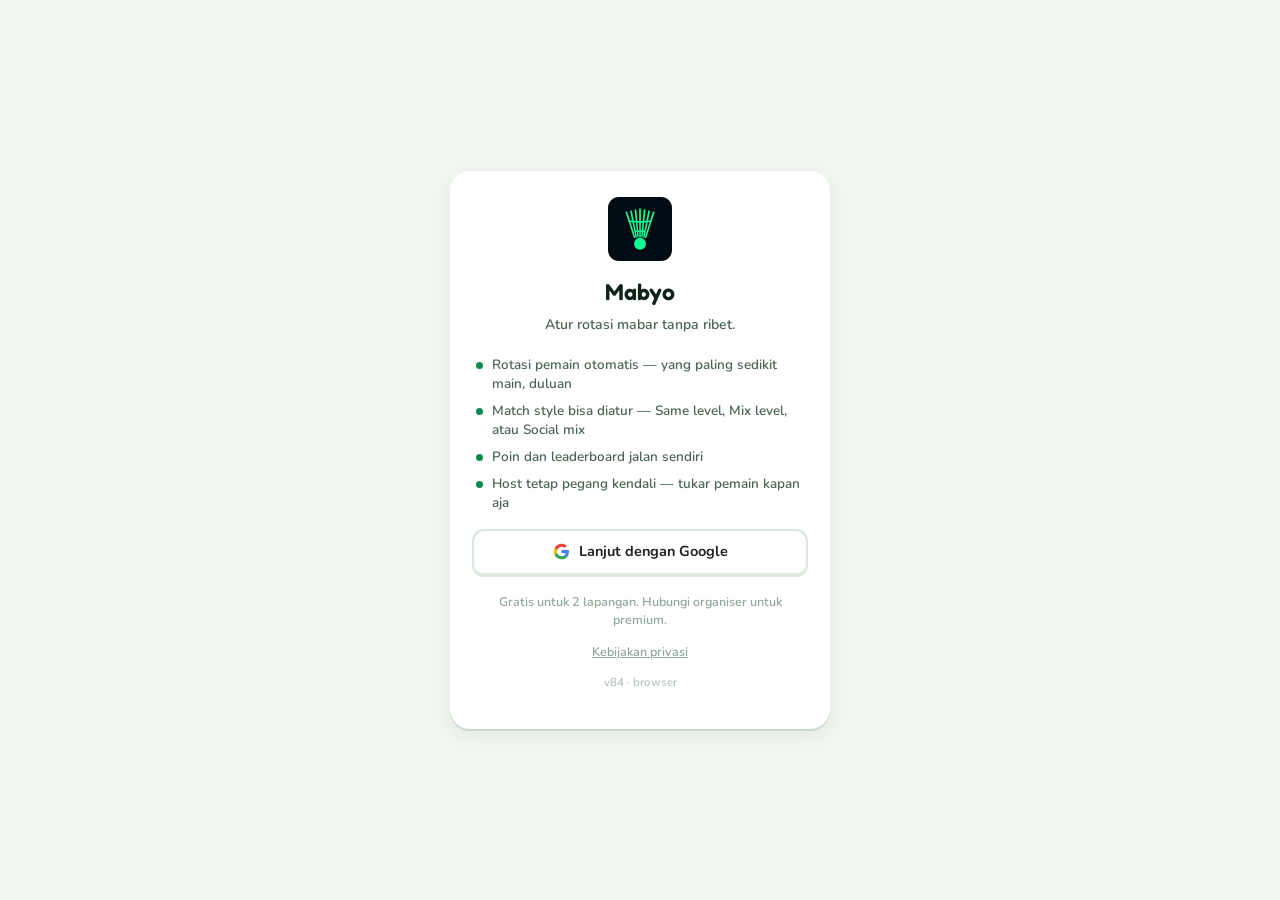
<file: index.html>
<!doctype html>
<html lang="en">
<head>
<meta charset="utf-8">
<meta name="viewport" content="width=device-width, initial-scale=1, viewport-fit=cover">
<meta name="theme-color" content="#0E8A4F">
<meta name="apple-mobile-web-app-capable" content="yes">
<meta name="apple-mobile-web-app-status-bar-style" content="black-translucent">
<meta name="apple-mobile-web-app-title" content="Badminton">
<meta name="mobile-web-app-capable" content="yes">
<title>Mabyo</title>
<link rel="manifest" href="manifest.json">
<link rel="icon" type="image/png" href="icon.png">
<link rel="apple-touch-icon" href="icon.png">
<script>
/* One address, decided before a pixel is drawn.
   mabyo.pages.dev cannot be deleted -- Cloudflare assigns it to the project
   for as long as the project exists -- so it is sent here instead. Leaving
   both live is not a tidiness problem: browser storage is per ORIGIN, so a
   host who opened one and then the other would find an empty app, no
   roster, and a phone registering as a second device. Two of everything,
   one person.

   The match is EXACT. dev.mabyo.pages.dev is the preview and must keep
   working; a "not mabyo.id, so redirect" test would bounce it to production
   and leave nowhere to test anything. The hash is carried over because an
   OAuth redirect returns its tokens in one, and replace() is used so the
   old address leaves no entry in the back button. */
if (location.hostname === 'mabyo.pages.dev')
  location.replace('https://mabyo.id' + location.pathname
                   + location.search + location.hash);
</script>
<style>
/* Fonts are embedded, not fetched. The app must render correctly at a sports hall
   with no signal, weeks after it was last opened. Nunito is a variable face
   covering 600-900 in one file; Fredoka is used at 600 only. Latin subset. */
@font-face{font-family:'Fredoka';font-style:normal;font-weight:600;font-display:swap;src:url([data-uri]) format('woff2');unicode-range:U+0000-00FF, U+0131, U+0152-0153, U+02BB-02BC, U+02C6, U+02DA, U+02DC, U+0304, U+0308, U+0329, U+2000-206F, U+20AC, U+2122, U+2191, U+2193, U+2212, U+2215, U+FEFF, U+FFFD}
@font-face{font-family:'Nunito';font-style:normal;font-weight:600 900;font-display:swap;src:url([data-uri]) format('woff2');unicode-range:U+0000-00FF, U+0131, U+0152-0153, U+02BB-02BC, U+02C6, U+02DA, U+02DC, U+0304, U+0308, U+0329, U+2000-206F, U+20AC, U+2122, U+2191, U+2193, U+2212, U+2215, U+FEFF, U+FFFD}
:root{
  color-scheme:light;
  --court:#0E8A4F; --court-d:#0A6B3D; --court-l:#15A75F; --court-x:#073D23;
  --lime:#B9F27C; --limeink:#2C5416;
  --white:#fff; --ground:#F1F7F0; --card:#fff;
  --ink:#0F2419; --ink2:#4A6553; --ink3:#8FA899;
  --line:#DBE8DC; --line2:#C6DCC9;
  --red:#E23B3B; --red-d:#B82A2A; --red-l:#FFECEC;
  --gold:#F2B705;
  /* the highlight behind somebody who is in the hall tonight */
  --hi:#D6F7E0; --hi-b:#8EDCA8; --hi-b2:#6FCB8F;
  --aw:#FBC3C9; --aw-b:#EE8C96; --aw-b2:#E67683;
  --r:20px; --r-sm:14px; --tap:54px;
  /* skill tiers: a hue ramp, deliberately clear of the green/red/amber the UI
     already uses for good / danger / warning. Room for a 5th above Advanced. */
  --shadow:0 2px 0 var(--line2), 0 6px 18px rgba(15,36,25,.07);
}
*{box-sizing:border-box;-webkit-tap-highlight-color:transparent}
html{margin:0;padding:0;background:var(--ground)}   /* so nothing can paint white */
body{margin:0;padding:0}
body{
  /* every page fills the screen, so a short one cannot sit differently to a long
     one - that is what made the nav float on Game, Leaderboard and History */
  min-height:100vh; min-height:100dvh;
  background:var(--ground); color:var(--ink);
  font:16px/1.45 Nunito,-apple-system,BlinkMacSystemFont,"Segoe UI",Roboto,Helvetica,Arial,sans-serif;
  font-weight:600;
  padding-bottom:calc(80px + env(safe-area-inset-bottom));
  -webkit-text-size-adjust:100%; overscroll-behavior-y:contain;
}
h1,h2,h3{margin:0;font-family:Fredoka,Nunito,sans-serif;font-weight:600;letter-spacing:-.2px}
button,input,select,textarea{font:inherit;color:inherit;font-family:inherit}
/* iOS Safari zooms the whole page the moment it focuses a field whose text
   is under 16px, and does not zoom back out. The paste box was 13px, so the
   host tapped it to paste her group message and landed on a page she then
   had to pinch back. Nothing on a phone may set a form control below 16px;
   this floor is the guard, and mobile-audit.js fails the build on any field
   that slips under it again. */
input,textarea,select{font-size:max(16px, 1em)}
button{cursor:pointer;border:none;background:none}
input,select{background:var(--white);border:2px solid var(--line);border-radius:var(--r-sm);
  padding:13px;color:var(--ink);width:100%;font-weight:700}
input::placeholder{color:var(--ink3);font-weight:600}
input:focus,select:focus{outline:none;border-color:var(--court);box-shadow:0 0 0 4px rgba(14,138,79,.14)}
.hide{display:none!important}
:focus-visible{outline:3px solid var(--court);outline-offset:2px}

/* ---------- app bar: a court, seen from above ---------- */
header{
  position:sticky;top:0;z-index:40;color:#fff;
  background:
    linear-gradient(0deg,rgba(0,0,0,.10),rgba(0,0,0,0) 60%),
    repeating-linear-gradient(90deg,rgba(255,255,255,.13) 0 2px,transparent 2px 64px),
    linear-gradient(135deg,var(--court-l),var(--court) 55%,var(--court-d));
  padding:calc(12px + env(safe-area-inset-top)) 16px 13px;
  display:flex;align-items:center;justify-content:space-between;gap:10px;
}
header .ttl{font-family:Fredoka,sans-serif;font-size:22px;font-weight:600;line-height:1.15;
  white-space:nowrap;overflow:hidden;text-overflow:ellipsis}
header .sub{font-size:12.5px;font-weight:700;color:rgba(255,255,255,.82);margin-top:2px;
  white-space:nowrap;overflow:hidden;text-overflow:ellipsis}


main{padding:16px 14px 24px;max-width:720px;margin:0 auto}

/* ---------- bottom nav ---------- */
nav{
  position:fixed;left:0;right:0;bottom:0;z-index:50;background:var(--white);
  border-top:2px solid var(--line);display:flex;gap:2px;padding:7px 6px;
  padding-bottom:calc(7px + env(safe-area-inset-bottom));
  box-shadow:0 -5px 20px rgba(15,36,25,.07);
}
nav button{flex:1;padding:7px 1px 6px;display:flex;flex-direction:column;align-items:center;gap:4px;
  color:var(--ink3);font-size:10px;font-weight:800;letter-spacing:.1px;border-radius:13px}
nav button svg{width:22px;height:22px;stroke:currentColor;fill:none;stroke-width:2.1;stroke-linecap:round;stroke-linejoin:round}
nav button.on{color:var(--court);background:rgba(14,138,79,.11)}

/* ---------- surfaces ---------- */
.card{background:var(--card);border:2px solid var(--line);border-radius:var(--r);
  padding:16px;margin-bottom:13px;box-shadow:var(--shadow)}
.card.tight{padding:12px 14px}
.sec-h{font-family:Fredoka,sans-serif;font-size:13px;font-weight:600;letter-spacing:.3px;
  text-transform:uppercase;color:var(--ink2);margin:20px 4px 9px;display:flex;align-items:center;gap:7px}
.sec-h:first-child{margin-top:4px}
.sec-h::before{content:"";width:10px;height:10px;border-radius:3px;background:var(--lime);
  border:2px solid var(--court);flex:none}
.row{display:flex;align-items:center;gap:10px}
.row.wrap{flex-wrap:wrap}
.sp{flex:1}
.muted{color:var(--ink2);font-size:13.5px;font-weight:600}
.mini{color:var(--ink3);font-size:11px;font-weight:800;letter-spacing:.5px;text-transform:uppercase}
.grid2{display:grid;grid-template-columns:1fr 1fr;gap:11px}

/* ---------- chunky buttons ---------- */
.btn{
  min-height:var(--tap);border-radius:var(--r-sm);background:var(--white);
  border:2px solid var(--line);border-bottom-width:4px;border-bottom-color:var(--line2);
  color:var(--ink);font-weight:800;padding:0 18px;display:inline-flex;align-items:center;
  justify-content:center;gap:8px;text-align:center;font-size:15px;transition:transform .06s,box-shadow .06s}
.btn:active{transform:translateY(2px);border-bottom-width:2px;margin-bottom:2px}
.btn.pri{background:var(--court);color:#fff;border-color:var(--court-d);border-bottom-color:var(--court-x);
  font-family:Fredoka,sans-serif;font-weight:600;font-size:17px}
.btn.dan{background:var(--white);color:var(--red);border-color:#F3CECE;border-bottom-color:#E4AFAF}
.btn.dan.solid{background:var(--red);color:#fff;border-color:var(--red-d);border-bottom-color:#8E1F1F;
  font-family:Fredoka,sans-serif;font-weight:600;font-size:17px}
.btn.gho{background:transparent;border-color:var(--line);border-bottom-width:2px;box-shadow:none}
.btn.sm{min-height:42px;font-size:13.5px;padding:0 13px;border-radius:11px}
.btn.xs{min-height:34px;font-size:12px;padding:0 11px;border-radius:9px;border-bottom-width:3px;font-weight:800}
/* A control can look small and still be easy to hit. These sit at 33-34px --
   fine under a mouse, tight under a thumb, and Away in particular is pressed
   all evening with a drag handle right beside it. The pseudo-element lifts
   the touch area to ~45px WITHOUT changing the layout, and only vertically,
   so it never reaches sideways into the neighbouring control. */
.btn.xs,.awaybtn,#acctBtn,#hAcct{position:relative}
.btn.xs::after,.awaybtn::after,#acctBtn::after{content:"";position:absolute;
  left:0;right:0;top:-5px;bottom:-5px}
#acctBtn::after{left:-5px;right:-5px}
.btn.full{width:100%}
.btn[disabled]{opacity:.42;pointer-events:none}
.pill{display:inline-flex;align-items:center;gap:7px;background:var(--white);border:2px solid var(--line);
  border-bottom-width:3px;border-radius:999px;padding:8px 15px;font-size:14.5px;font-weight:800}
.tag{font-size:10px;font-weight:900;letter-spacing:.6px;text-transform:uppercase;padding:4px 9px;border-radius:999px}
.tag.g{background:var(--lime);color:var(--limeink)}
.tag.y{background:#FFF0C9;color:#7A5A00}
.tag.r{background:var(--red-l);color:var(--red-d)}
.tag.b{background:#E2F2E7;color:var(--court-d)}
.tag.ver.preview{background:#F2B705;color:#3D2A00;border-color:#C8880A}
.tag.ver{background:rgba(255,255,255,.22);color:#fff;border:1.5px solid rgba(255,255,255,.45);
  letter-spacing:.4px;text-transform:none}
.note{background:#FFF8E4;border:2px solid #F3DFA6;color:#7A5A00;
  border-radius:var(--r-sm);padding:12px 14px;font-size:13.5px;font-weight:700;margin-bottom:11px}
.note.err{background:var(--red-l);border-color:#F3C9C9;color:var(--red-d)}

/* ---------- player list ---------- */
.plist{display:flex;flex-direction:column;gap:9px}
.pitem{display:flex;align-items:center;gap:10px;background:var(--white);border:2px solid var(--line);
  border-bottom-width:3px;border-radius:var(--r-sm);padding:9px 11px}
.pitem.drag{opacity:.35}
.pitem.over{border-color:var(--court);box-shadow:0 0 0 3px rgba(14,138,79,.17)}
.pnum{width:30px;height:30px;flex:none;border-radius:10px;background:var(--ground);color:var(--ink2);
  display:flex;align-items:center;justify-content:center;font-family:Fredoka,sans-serif;font-size:13px;font-weight:600}
.pnum.s1{background:var(--lime);color:var(--limeink);box-shadow:0 0 0 2px var(--court) inset}
.pname{flex:1;font-weight:800;min-width:0;overflow:hidden;text-overflow:ellipsis;white-space:nowrap;font-size:15.5px}
.ibtn{width:40px;height:40px;flex:none;border-radius:11px;background:var(--ground);border:2px solid var(--line);
  display:flex;align-items:center;justify-content:center;color:var(--ink2);font-size:15px;font-weight:900}
.ibtn.dan{color:var(--red);background:var(--red-l);border-color:#F3CECE}
.handle{cursor:grab;color:var(--ink3);padding:0 2px;font-size:16px;letter-spacing:-2px}
/* New players is NOT a rank -- it is the holding pen for names nobody has
   judged yet, so it is the one group with no colour of its own. It used to
   be bright yellow, which read as a level and, in the header palette, was
   the very same gold as Beginner: an all-newcomer court and an all-beginner
   court looked identical. Grey says "not judged" and gives the yellow to
   Newbie, where it belongs. */
[data-tier=new]{--tc:#9AA7AE;--tcs:#EEF1F3;--tct:#49565E;--tcf:#fff}
[data-tier=adv]{--tc:#4A33C8;--tcs:#ECE9FC;--tct:#3A2BA8;--tcf:#fff}
[data-tier=upp]{--tc:#2878D0;--tcs:#E4EEFB;--tct:#1F5CA0;--tcf:#fff}
[data-tier=int]{--tc:#58C7EC;--tcs:#E4F6FD;--tct:#0A6E8C;--tcf:#05303F}
[data-tier=beg]{--tc:#E8A00B;--tcs:#FCF0D6;--tct:#8A5B00;--tcf:#3D2A00}
/* Newbie sits directly under Beginner in the list, so those two are the
   pair the host reads against each other all evening. #FFE500 is a true
   yellow rather than a lighter gold, which is what keeps them apart. */
[data-tier=nwb]{--tc:#FFE500;--tcs:#FFFBD1;--tct:#6E5A00;--tcf:#3D3200}
.tier .tier-n{color:var(--tct)}
.tier .tier-c{background:var(--tc);color:var(--tcf)}
.tier .pitem{border-left:7px solid var(--tc)}
.tier .pnum{background:var(--tcs);color:var(--tct)}
.tier .pnum.s1{background:var(--tcs);color:var(--tct);box-shadow:0 0 0 2px var(--tc) inset}
.tdot{width:11px;height:11px;border-radius:50%;flex:none;background:var(--tc);display:inline-block}
.tierpick button[data-tier]{border-bottom-color:var(--tc)}
.tierpick button[data-tier].on{background:var(--tc);color:var(--tcf);border-color:var(--tc)}
.grip{margin-left:auto;flex:none;width:46px;height:46px;margin-right:-6px;display:flex;
  align-items:center;justify-content:center;color:var(--ink3);border-radius:12px;
  touch-action:none;cursor:grab}
.grip:active{background:var(--ground);cursor:grabbing}
.grip svg{width:22px;height:22px;stroke:currentColor;stroke-width:2.4;stroke-linecap:round;fill:none}
#plist{display:flex;flex-direction:column;gap:16px}
.tier-h{display:flex;align-items:center;gap:10px;margin:0 2px 9px}
.tier-n{font-family:Fredoka,sans-serif;font-size:20px;font-weight:600;color:var(--court-d);letter-spacing:-.3px}
.tier-c{min-width:26px;height:26px;padding:0 8px;border-radius:999px;background:var(--lime);color:var(--limeink);
  font-size:12px;font-weight:900;display:flex;align-items:center;justify-content:center}
.tier-h::after{content:"";flex:1;height:3px;border-radius:2px;background:var(--line)}
.tier-body{display:flex;flex-direction:column;gap:9px;min-height:54px}
.tier-empty{border:2px dashed var(--line2);border-radius:var(--r-sm);padding:14px;text-align:center;
  color:var(--ink3);font-size:13px;font-weight:700}
.qn{display:inline-block;min-width:15px;color:var(--ink3);font-size:11.5px;
  font-weight:900;margin-right:1px}
.qgrid{display:grid;grid-template-columns:1fr 1fr;gap:7px}
.qp{margin:0;width:100%;justify-content:flex-start;gap:5px;padding:9px 10px;
  min-width:0;overflow:hidden}
.qp>span:last-child{margin-left:auto;flex:0 0 auto}
.qdiv{display:flex;align-items:center;gap:9px;margin:13px 0 11px;
  font-size:10.5px;font-weight:900;letter-spacing:.09em;text-transform:uppercase;
  color:var(--ink3)}
.qdiv::before,.qdiv::after{content:"";flex:1;height:2px;background:var(--line)}
/* Away reads off the row itself, in rose -- the counterpart to the mint used
   for who is here in the roster history, one step up in saturation so the two
   read as one system. No badge: the colour is the whole signal, which is why
   the row keeps its full-strength name instead of muting. The skill colour is
   left alone -- the stripe and the rank badge still say which group they are
   in, because that is what the host is scanning for when she brings them back.
   Only the Players list uses rose; the roster history stays white and mint. */
.isaway{background:var(--aw);border-top-color:var(--aw-b);
  border-right-color:var(--aw-b);border-bottom-color:var(--aw-b2)}
/* Roster history: who is in the hall tonight, read off the row itself rather
   than from a badge. The tier stripe down the left keeps its colour in both,
   because the level is the other thing the host is scanning for. */
.pitem.rhere{background:var(--hi);border-top-color:var(--hi-b);
  border-right-color:var(--hi-b);border-bottom-color:var(--hi-b2)}
.isaway .grip{color:#C98E96}
.awaybtn{flex:0 0 auto;touch-action:manipulation;font-size:11.5px;font-weight:800;
  border-radius:9px;padding:6px 10px;margin-right:4px;border:2px solid;
  min-width:64px;text-align:center}   /* Away and Back are the same size */
/* Named for what the button DOES: taking someone off is a red action,
   putting them back is a green one.
   The letters carry the weight. The fill is a faint tint and the border
   sits between the two -- softer than the text, but still enough colour that
   the grey of an away row cannot flatten the pill, which is what happened
   when the border was nearly white. A solid fill reads as a warning the host
   has to deal with, which is wrong for a control she taps all evening. */
.awaybtn.go-away{color:var(--red-d);background:var(--red-l);border-color:#EDA6A6}
.awaybtn.go-away:active{background:#FBD9D9}
.awaybtn.go-back{color:var(--court-d);background:#E2F2E7;border-color:#95CDA9}
.awaybtn.go-back:active{background:#CFE9D7}
.pitem{touch-action:pan-y;user-select:none;-webkit-user-select:none;
  -webkit-touch-callout:none}   /* pan-y keeps the list scrollable; the grip blocks panning */
.pitem.lifted{position:fixed;z-index:300;pointer-events:none;margin:0;
  box-shadow:0 14px 30px rgba(15,36,25,.28);transform:scale(1.03);border-color:var(--court)}
.pitem.placeholder{background:rgba(14,138,79,.09);border:2px dashed var(--court);box-shadow:none}
.tierpick{display:grid;grid-template-columns:1fr 1fr;gap:9px}
.tierpick button{min-height:48px;border-radius:12px;background:var(--white);border:2px solid var(--line);
  border-bottom-width:4px;border-bottom-color:var(--line2);font-weight:800;font-size:14px}
.tierpick button.on{background:var(--court);color:#fff;border-color:var(--court-d);border-bottom-color:var(--court-x)}

/* ---------- courts ---------- */
.court{background:var(--card);border:2px solid var(--line);border-radius:var(--r);overflow:hidden;
  margin-bottom:14px;box-shadow:var(--shadow)}
.cgame{font-size:11px;font-weight:700;opacity:.72;margin-left:7px;
  letter-spacing:.02em;white-space:nowrap}
.court.locked{border-color:var(--court);box-shadow:0 0 0 3px rgba(14,138,79,.13),var(--shadow)}
.court-h{display:flex;flex-wrap:wrap;align-items:center;gap:0 8px;padding:11px 14px;color:#fff;
  background:repeating-linear-gradient(90deg,rgba(255,255,255,.12) 0 2px,transparent 2px 46px),
             linear-gradient(135deg,var(--court-l),var(--court-d))}
.court-h .cn{font-family:Fredoka,sans-serif;font-weight:600;font-size:16px;white-space:nowrap;
  min-width:0;overflow:hidden;text-overflow:ellipsis}
/* A full-width row of its own beneath the court number and the balance
   reading. Sharing their line left 'Upper Intermediate + Intermediate'
   wrapping to two lines, and the court title's nowrap would clip it. */
.ctier{flex:1 1 100%;order:3;font-family:Nunito,sans-serif;font-weight:800;font-size:11px;
  color:rgba(255,255,255,.8);letter-spacing:.3px;white-space:normal;margin-top:1px}
.court-b{padding:14px}
/* The result of the match just saved on a court. The next four are ALREADY
   drawn underneath -- this only covers them -- so the panel can name who is
   coming on, and a host who puts the phone down mid-flow leaves nothing
   undecided. Dismissing it uncovers the court card, nothing more. */
.court.saved{border-color:var(--court);border-width:3px;
  box-shadow:0 2px 0 var(--line2),0 10px 26px rgba(15,36,25,.16)}
.res-row{display:flex;align-items:center;gap:12px;border:2px solid var(--line);
  border-radius:var(--r-sm);padding:13px 14px;background:#F7FBF6}
.res-row.w{background:#E8F6ED;border-color:var(--court)}
.res-row+.res-row{margin-top:8px}
.res-nm{flex:1 1 auto;min-width:0;display:flex;flex-direction:column}
.res-nm b{font-weight:900;font-size:17px;overflow:hidden;text-overflow:ellipsis;white-space:nowrap}
.res-row.l .res-nm b{color:var(--ink2)}
.res-tag{font-size:10px;font-weight:900;letter-spacing:.09em;color:var(--court-d);margin-top:3px}
.res-sc{font-family:Fredoka,sans-serif;font-weight:600;font-size:32px;line-height:1;flex:none}
.res-row.w .res-sc{color:var(--court-d)}
.res-row.l .res-sc{color:var(--ink3)}
.court.held{border-style:dashed;border-color:var(--court)}
/* A court that has finished and is waiting on the host. At 25 players on 4
   courts the page is 3.5 screens and three of the four courts sit below the
   fold, so a court could stand empty 2000px down with nothing on the first
   screen to say so. This pins to the top and draws from here, so she never
   has to go and find it. */
.pendbar{position:sticky;top:0;z-index:40;display:flex;align-items:center;gap:10px;
  background:linear-gradient(135deg,var(--court),var(--court-d));color:#fff;
  border-radius:var(--r-sm);padding:10px 12px;margin-bottom:13px;
  box-shadow:0 6px 18px rgba(15,36,25,.22);font-weight:800;font-size:14px}
.pendbar b{font-weight:900}
.pendbar .btn{margin-left:auto;flex:none;background:#fff;color:var(--court-d);
  border-color:#fff;border-bottom-color:rgba(0,0,0,.18)}
.team{border:2px solid var(--line);border-bottom-width:3px;border-radius:var(--r-sm);padding:10px;
  background:var(--white);display:block;width:100%;text-align:left}
.team.win{border-color:var(--court);background:#EAF7EF;box-shadow:0 0 0 3px rgba(14,138,79,.15)}
.team.lockedpair{border-color:var(--court);background:#F3FBF5}
.btn.xs.lockon{background:var(--court);color:#fff;border-color:var(--court-d);border-bottom-color:var(--court-x)}
.team.lose{opacity:.5}
.tnames{display:flex;flex-direction:column;gap:7px}
.chip{display:flex;align-items:center;gap:8px;background:var(--ground);border:2px solid transparent;
  border-radius:12px;padding:11px 12px;font-weight:800;font-size:15.5px;min-height:46px;width:100%;text-align:left}
.chip .st{margin-left:auto;font-size:11.5px;color:var(--ink3);font-weight:800;font-variant-numeric:tabular-nums}
.chip.sel{border-color:var(--court);background:var(--lime);color:var(--limeink)}
.chip.over{border-color:var(--court)}

/* the net */
.vs{position:relative;height:26px;margin:9px 0;display:flex;align-items:center;justify-content:center}
.vs::before{content:"";position:absolute;inset:7px 0 0;border-radius:3px;
  background-image:repeating-linear-gradient(45deg,var(--line2) 0 1.5px,transparent 1.5px 8px),
                   repeating-linear-gradient(-45deg,var(--line2) 0 1.5px,transparent 1.5px 8px);
  border-top:4px solid var(--ink);border-radius:2px}
.vs span{position:relative;z-index:1;background:var(--white);border:2px solid var(--ink);
  font-family:Fredoka,sans-serif;font-size:12px;font-weight:600;letter-spacing:1px;color:var(--ink);
  padding:3px 11px;border-radius:999px;margin-top:10px}

/* ---------- scoreboard ---------- */
.score{display:flex;align-items:center;justify-content:center;gap:16px;padding:14px 10px;margin-top:10px;
  background:linear-gradient(135deg,var(--court-d),var(--court-x));border-radius:var(--r-sm);
  font-family:Fredoka,sans-serif;font-size:40px;font-weight:600;color:#fff;font-variant-numeric:tabular-nums;
  box-shadow:inset 0 2px 10px rgba(0,0,0,.25)}
.score .l{color:rgba(255,255,255,.5);font-size:30px}
.score .w{color:var(--lime)}
.scorepick{display:grid;grid-template-columns:repeat(5,1fr);gap:8px;margin-top:11px}
.scorepick button{min-height:50px;border-radius:12px;background:var(--white);border:2px solid var(--line);
  border-bottom-width:4px;border-bottom-color:var(--line2);font-family:Fredoka,sans-serif;font-weight:600;font-size:17px}
.scorepick button:active{transform:translateY(2px);border-bottom-width:2px}
.scorepick button.on{background:var(--court);color:#fff;border-color:var(--court-d);border-bottom-color:var(--court-x)}
/* Hard right, on one line, and never squeezed: the court's group label gets
   whatever is left, which is what keeps it off a second line. */
.bal{display:flex;align-items:center;font-size:11.5px;font-weight:900;margin-left:auto;
  color:#fff;white-space:nowrap;flex:none}

/* ---------- tables ---------- */
table{width:100%;border-collapse:collapse;font-size:14.5px}
th{font-size:10px;text-transform:uppercase;letter-spacing:.6px;color:var(--ink3);text-align:right;
  padding:9px 6px;border-bottom:2px solid var(--line);font-weight:900}
th:nth-child(2){text-align:left}
td{padding:12px 6px;border-bottom:1px solid var(--line);text-align:right;font-variant-numeric:tabular-nums;font-weight:700}
td:nth-child(2){text-align:left;font-weight:800}
tr:last-child td{border-bottom:none}
.rk{width:34px;text-align:center!important;font-family:Fredoka,sans-serif;font-weight:600;color:var(--ink3)}
tr.top1{background:linear-gradient(90deg,#FFF8E0,transparent)}
tr.top2{background:linear-gradient(90deg,#F4F6F8,transparent)}
tr.top3{background:linear-gradient(90deg,#FBF0E4,transparent)}
tr.rest td:nth-child(2)::after{content:"RESTING";font-size:9px;font-weight:900;color:#7A5A00;
  background:#FFF0C9;padding:3px 6px;border-radius:999px;margin-left:7px;letter-spacing:.5px}
.few{color:var(--court)!important}
.card.board{padding:4px 8px}
.board table{font-size:13px}
.board th{padding:9px 3px;font-size:9.5px;letter-spacing:.3px}
.board td{padding:11px 3px}
.board td:nth-child(2){font-size:14px}
.board .rk{width:26px}
.hl{display:grid;grid-template-columns:1fr 1fr;gap:11px}
.hl>div{background:var(--card);border:2px solid var(--line);border-bottom-width:4px;border-bottom-color:var(--line2);
  border-radius:var(--r-sm);padding:13px 12px;box-shadow:var(--shadow)}
.hl>div.low{border-bottom-color:#EFC9C9}
.hl .lab{font-size:10px;font-weight:900;letter-spacing:.4px;text-transform:uppercase;color:var(--ink3)}
.hl .nm{font-family:Fredoka,sans-serif;font-size:19px;font-weight:600;margin-top:6px;
  overflow:hidden;text-overflow:ellipsis;white-space:nowrap}
.hl .val{font-size:13px;font-weight:800;color:var(--court);margin-top:2px}
.hl>div.low .val{color:var(--red)}

/* ---------- history / matrix / stats ---------- */
.hist{background:var(--card);border:2px solid var(--line);border-radius:var(--r);padding:14px;
  margin-bottom:12px;box-shadow:var(--shadow)}
.hrow{display:flex;align-items:center;gap:9px;padding:8px 0;border-bottom:1px solid var(--line);font-size:14.5px;font-weight:700}
.hrow:last-of-type{border-bottom:none}
.hrow .w{font-weight:900}
.hrow .sc{margin-left:auto;font-family:Fredoka,sans-serif;font-weight:600;font-variant-numeric:tabular-nums;font-size:17px}
.matrix{overflow:auto;-webkit-overflow-scrolling:touch}
.matrix table{font-size:11.5px;min-width:min-content}
.matrix td,.matrix th{padding:6px;text-align:center;white-space:nowrap;border-bottom:none}
.matrix th:nth-child(2),.matrix td:nth-child(1){text-align:left}
.matrix td.c1{background:#FFF0C9;color:#7A5A00;font-weight:900;border-radius:7px}
.matrix td.c2{background:var(--red-l);color:var(--red-d);font-weight:900;border-radius:7px}
.stat{display:flex;align-items:center;gap:10px;padding:12px 0;border-bottom:1px solid var(--line)}
.stat:last-child{border-bottom:none}
.stat .k{font-size:13px;color:var(--ink2);font-weight:700;flex:1}
.stat .v{font-weight:900;text-align:right;font-size:15px}
.stat .v small{display:block;color:var(--ink3);font-weight:700;font-size:11.5px}
.sl{display:flex;align-items:center;gap:12px;padding:13px 0;border-bottom:1px solid var(--line)}
.sl:last-child{border-bottom:none}
.sl .lab{flex:1;font-size:14.5px;font-weight:800}
.sl .lab small{display:block;color:var(--ink3);font-weight:600;font-size:11.5px;margin-top:3px}
.sl input[type=range]{width:110px;accent-color:var(--court);padding:0;background:none;border:none}
.sl input[type=number]{width:94px;padding:10px;text-align:center}
.sl select{width:136px;padding:10px 6px;text-align:center}
.seg{display:flex;background:var(--ground);border:2px solid var(--line);border-radius:13px;padding:3px;gap:3px}
.seg button{flex:1;min-height:44px;border-radius:10px;font-size:12.5px;font-weight:800;color:var(--ink2)}
.seg button.on{background:var(--court);color:#fff}
.presets{display:flex;gap:8px;align-items:center}
.presets button{flex:1;min-height:46px;border-radius:12px;background:var(--white);border:2px solid var(--line);
  border-bottom-width:4px;border-bottom-color:var(--line2);font-family:Fredoka,sans-serif;font-weight:600;font-size:16px}
.presets button.on{background:var(--court);color:#fff;border-color:var(--court-d);border-bottom-color:var(--court-x)}
.scorepick.wide{grid-template-columns:repeat(6,1fr)}
.scorepick.wide button{min-height:46px;font-size:15px}

/* ---------- final results ---------- */
.champ{background:linear-gradient(135deg,var(--court-l),var(--court-d));color:#fff;border-radius:var(--r);
  padding:22px 18px;text-align:center;margin-bottom:13px;box-shadow:0 6px 20px rgba(10,107,61,.3);
  position:relative;overflow:hidden}
.champ::after{content:"";position:absolute;inset:0;
  background:repeating-linear-gradient(90deg,rgba(255,255,255,.1) 0 2px,transparent 2px 54px)}
.champ .lbl{position:relative;z-index:1;font-size:11.5px;font-weight:900;letter-spacing:1.4px;
  text-transform:uppercase;color:rgba(255,255,255,.85)}
.champ .nm{position:relative;z-index:1;font-family:Fredoka,sans-serif;font-size:34px;font-weight:600;margin:6px 0 2px}
.champ .pts{position:relative;z-index:1;font-size:14px;font-weight:800;color:var(--lime)}
.podium{display:grid;grid-template-columns:1fr 1fr 1fr;gap:9px;margin-bottom:13px}
.podium>div{background:var(--white);border:2px solid var(--line);border-bottom-width:4px;border-radius:var(--r-sm);
  padding:13px 6px;text-align:center}
.podium .m{font-size:22px;line-height:1}
.podium .n{font-weight:900;font-size:13.5px;margin-top:5px;overflow:hidden;text-overflow:ellipsis;white-space:nowrap}
.podium .p{font-family:Fredoka,sans-serif;font-weight:600;color:var(--court);font-size:16px}

.modal{position:fixed;inset:0;z-index:100;background:rgba(15,36,25,.55);display:flex;align-items:flex-end;justify-content:center}
.modal>div{background:var(--card);border:2px solid var(--line);border-radius:24px 24px 0 0;padding:20px;
  width:100%;max-width:520px;max-height:88vh;overflow:auto;padding-bottom:calc(20px + env(safe-area-inset-bottom))}
@media(min-width:560px){.modal{align-items:center}.modal>div{border-radius:24px}}
.empty{text-align:center;color:var(--ink3);padding:40px 16px;font-size:14px;font-weight:700}
.empty b{display:block;color:var(--ink);font-family:Fredoka,sans-serif;font-size:18px;font-weight:600;margin-bottom:7px}
.empty .ic{font-size:40px;display:block;margin-bottom:10px}
@media(prefers-reduced-motion:reduce){*{transition:none!important}}
/* ══ access gate ═══════════════════════════════════════════════════════════
   Covers the app until a valid session AND a live entitlement are confirmed.
   Present in the HTML from the first byte, so the app is never briefly usable
   while JavaScript is still starting up. */
/* NOT position:fixed, deliberately. An installed iOS app with
   apple-mobile-web-app-status-bar-style=black-translucent and
   viewport-fit=cover mis-maps hit testing on a full-screen fixed element:
   it paints in the right place but every tap lands a status-bar height
   above the target, so the screen looks perfect and nothing responds.
   Flex centering inside an overflow:auto box has the same failure mode.
   In normal document flow neither can happen. */
#gate{min-height:100vh;min-height:100dvh;background:var(--ground);
  display:flex;align-items:center;justify-content:center;
  padding:24px max(18px,env(safe-area-inset-left,0px));
  padding-top:max(24px,env(safe-area-inset-top,0px));
  padding-bottom:max(24px,env(safe-area-inset-bottom,0px))}
#gate[hidden]{display:none!important}
/* While the gate is up the app is not merely covered -- it is gone, so
   nothing of it can intercept a tap. */
html.gated header,html.gated main,html.gated nav,html.gated #modalRoot{display:none!important}
html.gated body{padding-bottom:0}
.gcard{background:var(--card);border-radius:var(--r);box-shadow:var(--shadow);
  padding:26px 22px;width:100%;max-width:380px;margin:auto}
.gshut{width:64px;height:64px;border-radius:17.2%;display:block;margin:0 auto 14px}
.gtitle{font-family:Fredoka,ui-rounded,system-ui,sans-serif;font-weight:600;
  font-size:23px;color:var(--ink);text-align:center;margin:0}
.gsub{color:var(--ink2);font-size:14px;text-align:center;margin:5px 0 20px;line-height:1.5}
.gfield{margin-bottom:13px}
.gfield label{display:block;font-size:12px;font-weight:800;color:var(--ink3);
  letter-spacing:.06em;text-transform:uppercase;margin-bottom:6px}
.gfield input{width:100%;font:inherit;font-size:16px;padding:13px 14px;
  border:2px solid var(--line);border-radius:var(--r-sm);background:var(--white);
  color:var(--ink);min-height:var(--tap)}
.gfield input:focus{outline:none;border-color:var(--court)}
.gpwwrap{position:relative}
.gpwwrap input{padding-right:74px}
#gEye{position:absolute;right:8px;top:50%;transform:translateY(-50%);
  background:var(--ground);border:none;color:var(--ink2);font:inherit;font-size:12px;
  font-weight:800;letter-spacing:.05em;padding:9px 11px;border-radius:9px;cursor:pointer}
#gEye:active{background:var(--line)}
.gsell{list-style:none;margin:0 0 16px;padding:0;text-align:left}
.gsell li{position:relative;padding-left:20px;margin:7px 0;font-size:13.5px;color:var(--ink2);line-height:1.45}
.gsell li::before{content:"";position:absolute;left:4px;top:7px;width:7px;height:7px;
  border-radius:50%;background:var(--court)}
.gbtn-g{display:flex;align-items:center;justify-content:center;gap:9px;width:100%;
  min-height:48px;border-radius:12px;background:#fff;color:#1f2328;font-weight:700;
  font-size:14.5px;border:2px solid var(--line);border-bottom-width:4px}
.gbtn-g:active{border-bottom-width:2px;transform:translateY(2px)}
.gbtn-g svg{flex:0 0 auto}
/* `hidden` is an attribute selector and loses to the class above, so the
   fallback button stayed visible beside Google's once GSI rendered and the
   gate offered two sign-in buttons. Specificity, not logic. */
.gbtn-g[hidden]{display:none}
#gsiWrap{display:flex;justify-content:center}
#gsiWrap:not(:empty){margin-bottom:2px}
/* 35px tall reads right beside a 44px field, but a thumb needs 44. Grown
   downward and upward only: the field's padding-right already keeps the two
   apart sideways, and reaching sideways would steal taps from the input. */
#gEye::after{content:"";position:absolute;left:0;right:0;top:-5px;bottom:-5px}
#gBtn{width:100%;font:inherit;font-size:16px;font-weight:800;color:#fff;
  background:var(--court);border:none;border-radius:var(--r-sm);
  min-height:var(--tap);margin-top:7px;cursor:pointer;
  box-shadow:0 3px 0 var(--court-d)}
#gBtn:active{transform:translateY(2px);box-shadow:0 1px 0 var(--court-d)}
#gBtn:disabled{opacity:.6}
.gerr{background:var(--red-l);color:var(--red-d);border-radius:var(--r-sm);
  padding:11px 13px;font-size:13.5px;font-weight:700;margin-bottom:14px;line-height:1.45}
.gnote{color:var(--ink3);font-size:12.5px;text-align:center;margin-top:16px;line-height:1.5}
.gstack{display:flex;flex-direction:column;gap:9px;margin-top:18px}
.gstack button{font:inherit;font-weight:800;font-size:15px;padding:13px;
  border-radius:var(--r-sm);border:2px solid var(--line);background:var(--white);
  color:var(--ink);cursor:pointer;min-height:var(--tap)}
#acctBtn{background:rgba(255,255,255,.16);border:none;color:#fff;width:34px;height:34px;
  border-radius:50%;font-size:15px;cursor:pointer;display:grid;place-items:center;
  flex:0 0 auto;margin-left:6px}
#acctBtn:active{background:rgba(255,255,255,.3)}
</style>
</head>
<body>
<script>document.documentElement.classList.add('gated')</script>
<div id="gate">
  <div class="gcard">
    <img class="gshut" src="./icon.png" alt="Mabyo" width="64" height="64">
    <div id="gBody">
      <h1 class="gtitle">Mabyo</h1>
      <p class="gsub">Atur rotasi mabar tanpa ribet.</p>
      <ul class="gsell">
        <li>Rotasi pemain otomatis &mdash; yang paling sedikit main, duluan</li>
        <li>Match style bisa diatur &mdash; Same level, Mix level, atau Social mix</li>
        <li>Poin dan leaderboard jalan sendiri</li>
        <li>Host tetap pegang kendali &mdash; tukar pemain kapan aja</li>
      </ul>
      <div id="gErr"></div>
      <div id="gsiWrap"></div>
      <button type="button" id="gGoogle" class="gbtn-g">
        <svg width="17" height="17" viewBox="0 0 48 48" aria-hidden="true"><path fill="#4285F4" d="M45.1 24.5c0-1.6-.1-3.2-.4-4.7H24v8.9h11.8c-.5 2.7-2 5-4.4 6.6v5.500h7.1c4.1-3.8 6.6-9.4 6.6-16.3z"/><path fill="#34A853" d="M24 46c5.9 0 10.9-2 14.5-5.3l-7.1-5.5c-2 1.3-4.5 2.1-7.4 2.1-5.7 0-10.5-3.8-12.2-9H4.5v5.7C8.1 41.2 15.4 46 24 46z"/><path fill="#FBBC05" d="M11.8 28.3c-.4-1.3-.7-2.7-.7-4.3s.3-3 .7-4.3v-5.7H4.5C2.9 17.2 2 20.5 2 24s.9 6.8 2.5 10l7.3-5.7z"/><path fill="#EA4335" d="M24 10.7c3.2 0 6.1 1.1 8.4 3.3l6.3-6.3C34.9 4.1 29.9 2 24 2 15.4 2 8.1 6.8 4.5 14l7.3 5.7c1.7-5.2 6.5-9 12.2-9z"/></svg>
        Lanjut dengan Google</button>
      <p class="gnote">Gratis untuk 2 lapangan. Hubungi organiser untuk premium.</p>
      <p class="gnote" style="margin-top:4px"><a href="./privacy.html" style="color:inherit">Kebijakan privasi</a></p>
      <p class="gnote" id="gBuild" style="margin-top:6px;opacity:.65;font-size:11.5px"></p>
    </div>
  </div>
</div>

<header>
  <div style="flex:1;min-width:0">
    <div class="ttl" id="hTitle">Badminton</div><div class="sub" id="hSub">Rotation &amp; Points</div>
  </div>
  <div id="hRight"></div>
  <button id="acctBtn" type="button" title="Account" hidden>⏻</button>
</header>
<main id="app"></main>
<nav id="nav"></nav>
<div id="modalRoot"></div>
<script>
"use strict";
/* =========================================================================
   BADMINTON ROTATION & POINTS — engine + UI (offline, localStorage)
   ========================================================================= */
const LS='badminton_rotation_v1';
const BUILD='v84';   // bump together with V in sw.js
/* The live site, and nothing else. A preview branch, a local server and a
   file:// copy are all "not live" and say so in the header. Hard-coded
   rather than configured: a flag you can set wrongly is worse than none.
   mabyo.pages.dev was this until v78 and now redirects here, so it never
   reaches this line; dev.mabyo.pages.dev still does, and is still preview. */
/* Previews are NAMED. The test used to be "is this mabyo.id?", so every
   other origin -- a per-commit preview, a URL nobody had thought of --
   was silently exempt from the heartbeat, the device cap and the roster
   sync. That is a free, invisible session for anyone who finds one, and
   the list of ways to find one only grows.

   Inverted, an unknown origin is LIVE: it registers a device, spends a
   slot and shows up on the dashboard like anywhere else. Reaching a
   preview stops being worth anything. The exemption is now a short list
   somebody has to be deliberately added to, which is how a privilege
   should read. (file:// reports an empty hostname.) */
const PREVIEW_HOSTS = ['dev.mabyo.pages.dev', 'localhost', '127.0.0.1', '[::1]', ''];
const IS_LIVE = !PREVIEW_HOSTS.includes(location.hostname);
/* Access used to be a door: premium in, everyone else out. It is a ceiling
   now. Anyone signed in may run a session; a free account is capped at
   FREE_COURTS and the organiser lifts it. Set by checkAccess, read by
   activeCourts -- the one place every court count passes through. */
let PREMIUM = false;
const FREE_COURTS = 2;
/* A preview branch is a public URL serving a complete, working copy of the
   app. Nothing extra is exposed by it -- same anon key, same RLS, the
   server-side rules are what actually guard the data -- but it should not
   be findable. Anyone who ends up on a preview by accident is somebody who
   might run a real night on untested code. */
if(!IS_LIVE){
  try{
    const m = document.createElement('meta');
    m.name = 'robots'; m.content = 'noindex, nofollow';
    document.head.appendChild(m);
  }catch(_){}
}
const $=(s,r)=>(r||document).querySelector(s);
const esc=s=>String(s).replace(/[&<>"']/g,c=>({'&':'&amp;','<':'&lt;','>':'&gt;','"':'&quot;',"'":'&#39;'}[c]));
const clamp=(v,a,b)=>Math.max(a,Math.min(b,v));
/* A counter as well as randomness. Players are keyed by this id, so two
   players sharing one silently merges them on every lookup -- rare, but it
   costs nothing to make impossible. */
let _uidN=0;
const uid=()=>'p'+(Date.now().toString(36))+(_uidN++).toString(36)+Math.random().toString(36).slice(2,6);

/* ---------------- state ---------------- */
function defState(){return{
  v:1, started:false, ended:false, queueOpen:false,
  players:[],                 // {id,name,tier,away,qg,lastPlayed} — array order IS the
                              // skill ranking, and the only thing that sets level
  /* The ROSTER is every name this host has ever entered, in one order, each
     with a level. It is the player history: it outlives a session, a night,
     and a new-session reset. Array order IS the ranking.
     S.players is tonight's LINEUP -- a subset, always shown in roster order. */
  roster:[],
  courts:[],                  // one independent match per court (or null)
  matches:[],                 // finished matches, oldest first
  recentQuads:{},             // foursome -> match index it last played, for variety
  settings:{
    courts:2, mode:'firstto', total:21,
    scoring:'wins',

    pairing:'level', rankBy:'points', allowOverride:false
  }
};}
let S=defState(), tab='game', sel=null, dragId=null;
/* Courts currently showing the result of the match just saved on them:
   court index -> that match's index in S.matches. Deliberately NOT part of S:
   it is a transient reading of what just happened, and a reload should land
   the host on the live courts rather than on a stale result. */
/* Courts standing deliberately empty, index -> {idx, played, held}.
     idx    = the match in S.matches whose result the panel is showing
     played = the four who came off, so the no-instant-replay rule still
              applies whenever the host finally draws
     held   = the host chose to wait for another court; the panel collapses
              to a compact card and the court is drawn together with whichever
              court she acts on next.
   A court with an entry here is NOT refilled by fillCourts(): it is waiting on
   a decision. Deliberately NOT part of S -- a transient reading of what just
   happened, and a reload should land the host on live courts, not on a stale
   result. load() therefore draws anything left empty. */
let savedPanel={};

function save(){try{localStorage.setItem(LS,JSON.stringify(S))}catch(e){}
  /* The one chokepoint every mutation already goes through, so the sync
     layer never has to be wired into each of the dozen places the roster
     is edited. It compares a signature and does nothing when nothing that
     syncs has changed, which is most calls. */
  if(typeof window.mabyoRosterChanged === 'function') window.mabyoRosterChanged();}
function load(){
  try{const r=localStorage.getItem(LS);
    const o=r?JSON.parse(r):null; if(o&&o.v===1){S=Object.assign(defState(),o);
      S.settings=Object.assign(defState().settings,o.settings||{});
      if(o.settings){                       // pre-existing session: don't change its rules
        if(o.settings.mode===undefined)S.settings.mode='combined';
        if(o.settings.pairing===undefined)S.settings.pairing='social';
      }
      S.courts=Array.isArray(o.courts)?o.courts:[];
      S.recentQuads=(o.recentQuads&&typeof o.recentQuads==='object')?o.recentQuads:{};
      S.matches=Array.isArray(o.matches)?o.matches:[];
      // fields added with Away; absent on anything saved earlier
      S.players.forEach(p=>{
        if(p.away===undefined)p.away=false;
        if(p.qg===undefined)p.qg=0;
        if(p.lastPlayed===undefined)p.lastPlayed=0;
      });
      S.players.forEach(p=>{if(p.tier==='new')p.tier='beg';
        if(!TIERS.some(x=>x[0]===p.tier))p.tier='int'});
      // sessions saved before scoring modes existed only stored the winner's score
      const T=S.settings.total;
      const fixScore=c=>{ if(c.loseScore==null&&c.winScore!=null)c.loseScore=T-c.winScore };
      S.matches.forEach(fixScore);
      /* Synchronised mode is gone. A session saved under it kept its results
         in o.rounds, which nothing reads any more, so its leaderboard and its
         history would come back empty. A finished round is just a handful of
         matches that happened at the same time, so flatten them into
         S.matches in the order they were played and the standings survive
         intact. Rounds carry no clock, so those rows show no time, and the
         resting list is dropped -- nothing reads it now rounds are not drawn. */
      const syncRounds = Array.isArray(o.rounds) ? o.rounds.slice() : [];
      /* A round she had confirmed but not yet finished holds real results on
         any court she had already scored -- tapping Finish Round was all that
         stood between them and the leaderboard. Carry those across rather
         than throw away games people actually played. A court with no winner
         yet was still in play and has nothing to record. */
      if(o.current && o.current.confirmed && Array.isArray(o.current.courts)){
        const done=o.current.courts.filter(c=>c&&c.winner);
        if(done.length) syncRounds.push({n:o.current.n, resting:[], courts:done});
      }
      if(syncRounds.length){
        const moved=[];
        syncRounds.forEach(r=>(r.courts||[]).forEach((c,ci)=>{
          if(!c||!Array.isArray(c.a)||!Array.isArray(c.b))return;
          fixScore(c);
          moved.push({at:null, court:ci+1, a:[...c.a], b:[...c.b],
                      winner:c.winner, winScore:c.winScore, loseScore:c.loseScore});
        }));
        S.matches=moved.concat(S.matches);
        /* The queue clock has to agree with the history it was just handed or
           everyone looks like they have played nothing, and the first draws of
           the evening are nonsense. */
        const seen={};
        S.matches.forEach(m=>[...m.a,...m.b].forEach(id=>{seen[id]=(seen[id]||0)+1}));
        S.players.forEach(p=>{ p.qg=seen[p.id]||0; p.lastPlayed=0 });
        S.matches.forEach((m,i)=>[...m.a,...m.b].forEach(id=>{
          const p=P(id); if(p)p.lastPlayed=i+1; }));
      }}
  }catch(e){}
  if(!S.started)tab='players';          // nothing set up yet: start on the roster
  // savedPanel is transient, so a court the host was holding has nothing left
  // to explain it after a reload. Draw it rather than leave her looking at an
  // empty court with no way to fill it.
  if(S.started)fillCourts();
}
const P=id=>S.players.find(p=>p.id===id);
const nameOf=id=>{const p=P(id);return p?p.name:'?'};
const teamName=t=>t.map(nameOf).join(' + ');
const pk=(a,b)=>a<b?a+'|'+b:b+'|'+a;
/* skill tiers — Advanced is strongest. The players array stays the single skill
   order; tier just groups it, and sorting by tier keeps the two in step. */
/* 'new' is a holding pen, not a skill. Anyone the app has never seen lands
   there and stays until the host drags them to a real level; the group hides
   itself the moment it is empty, so most nights it does not exist at all. */
const TIERS=[['new','New players'],['adv','Advanced'],['upp','Upper Intermediate'],['int','Intermediate'],['beg','Beginner'],['nwb','Newbie']];
const REAL_TIERS = TIERS.filter(t => t[0] !== 'new');
/* Abbreviations, used on a court card only when three or four groups share
   one court -- the full names would wrap to a second line there. */
const TIER_SHORT={new:'New',adv:'Adv',upp:'Upper',int:'Int',beg:'Beg',nwb:'Newbie'};
const TIER_I=t=>{const i=TIERS.findIndex(x=>x[0]===t);return i<0?TIERS.findIndex(x=>x[0]==='int'):i};
const tierOf=p=>p&&TIERS.some(x=>x[0]===p.tier)?p.tier:'int';
function sortByTier(){            // stable: order inside a tier is preserved
  S.players=S.players.map((p,i)=>({p,i}))
    .sort((a,b)=>TIER_I(tierOf(a.p))-TIER_I(tierOf(b.p))||a.i-b.i)
    .map(x=>x.p);
}

/* ---------------- the roster: who has ever played ------------------------
   One entry per person, ever. The array's order is their ranking, and it is
   the thing that must survive a night, a reset and a month off. Tonight's
   lineup is a subset of it, shown in the same order -- so a host who decides
   Jon has got better and drags him above Ryan finds him there next week, and
   the week after, whoever else happens to turn up. */
const rkey = n => String(n||'').trim().toLowerCase();
const rosterGet = n => (S.roster||[]).find(r => rkey(r.name) === rkey(n));
function sortRoster(){            // same stable tier grouping as the lineup
  S.roster = (S.roster||[]).map((r,i)=>({r,i}))
    .sort((a,b)=>TIER_I(a.r.tier||'int')-TIER_I(b.r.tier||'int')||a.i-b.i)
    .map(x=>x.r);
}
/* New names go in at the TOP, as one block in the order they were given, so
   the host has them together to place rather than scattered down the list. */
function rosterAdd(name, tier){
  if(rosterGet(name)) return rosterGet(name);
  const e = {name:String(name).trim(), tier:tier||'int'};
  S.roster = [e].concat(S.roster||[]);
  return e;
}
/* Push tonight's order and levels back into the roster.
   Lineup members keep the SLOTS they already occupy in the roster and are
   refilled in their new order; everyone absent is never touched, so their
   place relative to each other survives untouched. */
function rosterSync(){
  S.roster = S.roster || [];
  S.players.forEach(p => { const r = rosterAdd(p.name, p.tier); r.tier = p.tier; });
  const here = new Set(S.players.map(p => rkey(p.name)));
  const queue = S.players.slice();
  let qi = 0;
  S.roster = S.roster.map(r => here.has(rkey(r.name)) ? (queue[qi++] || r) : r)
                     .map(r => ({name:r.name, tier:r.tier}));
  sortRoster();
}
/* scoring modes -------------------------------------------------------------
   combined : both scores add up to settings.total — you enter the WINNER's score
   firstto  : winner reaches settings.total        — you enter the LOSER's score   */
const isFirstTo=()=>S.settings.mode==='firstto';
const modeName=()=>isFirstTo()?`First to ${S.settings.total}`:`Combined ${S.settings.total}`;
const lossOf=c=>c.loseScore!=null?c.loseScore:(c.winScore==null?null:S.settings.total-c.winScore);
const hasScore=c=>c.winScore!=null&&lossOf(c)!=null;
function applyScore(c,v){            // v is whichever number that mode asks for
  if(isFirstTo()){c.winScore=S.settings.total;c.loseScore=v}
  else{c.winScore=v;c.loseScore=S.settings.total-v}
}
function scoreRange(){               // [min,max] of the number the user picks
  return isFirstTo()?[0,S.settings.total-1]
                    :[Math.floor(S.settings.total/2)+1,S.settings.total-1];
}
const pickedValue=c=>isFirstTo()?lossOf(c):c.winScore;
/* ---------------- derived stats (single source of truth = S.matches) ----- */
/* Who is actually here. Declared high up because stats() depends on it. */
// Wins only: the host taps who won and nothing else. No scores anywhere.
const winsOnly  = () => S.settings.scoring === 'wins';
const present   = () => S.players.filter(p => !p.away);

function stats(){
  const m={};
  S.players.forEach(p=>m[p.id]={id:p.id,pts:0,games:0,wins:0,losses:0,rests:0,lastRest:null,
    partners:{},lastPartner:{},opps:{},lastOpp:{},scores:[],lastPlayed:null});
  const apply=(rd,full)=>{
    (rd.resting||[]).forEach(id=>{if(m[id]){m[id].rests++;m[id].lastRest=rd.n}});
    (rd.courts||[]).forEach(c=>{
      [[c.a,c.b],[c.b,c.a]].forEach(([t,o])=>{
        if(t[0]&&t[1]){
          const x=t[0],y=t[1];
          if(m[x]&&m[y]){
            m[x].partners[y]=(m[x].partners[y]||0)+1; m[x].lastPartner[y]=rd.n;
            m[y].partners[x]=(m[y].partners[x]||0)+1; m[y].lastPartner[x]=rd.n;
          }
        }
        t.forEach(x=>o.forEach(y=>{if(m[x]&&m[y]){m[x].opps[y]=(m[x].opps[y]||0)+1;m[x].lastOpp[y]=rd.n}}));
      });
      if(!full)return;
      // A winner alone is enough. Gating this on a score meant Wins only
      // counted nothing at all -- no games, no wins, an empty leaderboard.
      if(c.winner){
        const scored=hasScore(c);
        const ws=scored?c.winScore:0, ls=scored?lossOf(c):0;
        const w=c.winner==='a'?c.a:c.b, l=c.winner==='a'?c.b:c.a;
        w.forEach(id=>{const s=m[id];if(!s)return;s.pts+=ws;s.games++;s.wins++;if(scored)s.scores.push(ws);s.lastPlayed=rd.n});
        l.forEach(id=>{const s=m[id];if(!s)return;s.pts+=ls;s.games++;s.losses++;if(scored)s.scores.push(ls);s.lastPlayed=rd.n});
      }
    });
  };
  // A finished match is a round with one court and nobody resting, so the
  // same apply() handles both shapes. Match index doubles as the recency
  // clock that lastPartner/lastOpp compare against.
  (S.matches||[]).forEach((mt,i)=>apply({n:i+1,resting:[],courts:[mt]},true));
  // matches in progress already count for partner/opponent variety
  const n=(S.matches||[]).length+1;
  (S.courts||[]).forEach(c=>{if(c)apply({n,resting:[],courts:[c]},false)});
  Object.values(m).forEach(s=>{s.avg=s.games?s.pts/s.games:0;s.wr=s.games?s.wins/s.games:0});
  return m;
}
const matchesDone=()=> (S.matches||[]).length;

/* ------------- skill score, from placement alone (5-95) ------------------ */
function strengths(st){
  // Level comes from WHERE A PLAYER SITS IN THE SKILL ORDER, and nothing
  // else. Points are a scoreboard between friends, not a rating: a beginner
  // who has a good night is still a beginner, and should not start being
  // fed to the Advanced court because the numbers flattered them.
  //
  // This used to blend placement with points per game, and the blend DECAYED
  // -- placement was 70% early and only 20% late in a session -- so by the
  // end of a night the matchmaker was ranking people almost entirely on
  // score. The host owns the order; drag someone to change their level.
  const n = S.players.length, out = {};
  S.players.forEach((p, i) => {
    out[p.id] = n < 2 ? 50 : 95 - 90 * i / (n - 1);   // first => 95, last => 5
  });
  return out;
}

/* Courts we can actually fill. Counts who is PRESENT, not everyone on the
   roster: with away players counted, Away appeared to do nothing -- the court
   stayed open for someone who had gone home.
   Courts in Settings is a MAXIMUM; we only use as many as the players here
   can fill four to a court. */
function activeCourts(){
  const cap = PREMIUM ? 20 : FREE_COURTS;
  return clamp(Math.min(S.settings.courts, cap, Math.floor(present().length/4)), 0, 20);
}

/* The court header takes the colour of the levels playing on it. A green bar
   told the host nothing: every player dot on the card is already tier-coloured,
   so the header was the one part of the card that disagreed with the rest.

   These are not the dot colours exactly. White text needs 3:1 to be legible
   and the real Intermediate and Beginner come in at 2.2 and 2.0, so both are
   deepened; Advanced goes the other way and brightens. Intermediate also
   moves off cyan to teal, because at 16 degrees from Upper Intermediate's
   blue the two solid headers were impossible to tell apart down a list. */
/* The header palette, separate from the tier colours because a header is a
   full-width block carrying white text while a tier colour is a dot on
   white. Intermediate was teal #0DA39B, chosen to hold white text and to
   sit well clear of Upper Intermediate's blue. The host picked the tier's
   own light blue instead -- she wants the header to say the level, and a
   court is read with the names right underneath it, not from across the
   hall. Two knock-ons, accepted: white on #58C7EC is 1.95:1, so the small
   subtitle is soft; and an Upper + Intermediate court is now two blues
   rather than blue against teal. */
/* Header colours, deliberately NOT identical to the tier colours. A header
   is a wide block carrying white text, and one bar can span two levels, so
   every value here has to hold white on its own AND beside its neighbours.
   Newbie's #FFE500 cannot -- white on it is 1.28:1 -- and a Beginner+Newbie
   court put the balance badge on the yellow half where it disappeared.
   #D6BC00 is the same yellow carried to the luminance Intermediate already
   sits at: 1.90:1 against white, versus Intermediate's 1.95:1. That is the
   standard the host set when she chose the light blue in v67, and matching
   it means one ink works on every header instead of two that fight. */
const HDR = {new:'#9AA7AE', adv:'#7B5CFF', upp:'#2E90F5', int:'#58C7EC', beg:'#C8880A', nwb:'#D6BC00'};
const hdrShade = (hex, pct) => {
  const n = parseInt(hex.slice(1),16);
  const f = v => Math.max(0, Math.min(255, Math.round(v*(100+pct)/100)));
  return '#'+[f(n>>16), f((n>>8)&255), f(n&255)].map(v=>v.toString(16).padStart(2,'0')).join('');
};
/* One colour or two, never more.
     4+0 or 3+1 -> the majority's colour alone
     2+2        -> both, stronger first
     2+1+1      -> the span: the highest level on court and the lowest  */
function courtColours(c){
  const t = [...c.a, ...c.b].map(id => tierOf(P(id)));
  const n = {}; t.forEach(x => n[x] = (n[x]||0)+1);
  const present = TIERS.map(x=>x[0]).filter(k => n[k]);
  if(present.length === 1) return [present[0]];
  const top = present.slice().sort((a,b) => n[b]-n[a])[0];
  if(n[top] >= 3) return [top];
  if(present.length === 2) return present;
  return [present[0], present[present.length-1]];
}
/* Every HDR value is dark enough for white text, so the header never has to
   switch ink. An earlier v68 draft did switch, and a Beginner+Newbie court
   showed why that cannot work: one bar spanning dark orange and bright
   yellow has no single ink that reads on both ends. Fixing the palette is
   the fix; fixing the ink is not. */
function courtHeadStyle(c){
  if(!c || !showsTiers()) return '';
  const ks = courtColours(c), a = HDR[ks[0]], b = HDR[ks[ks.length-1]];
  const stripes = 'repeating-linear-gradient(90deg,rgba(255,255,255,.12) 0 2px,transparent 2px 46px)';
  const fill = ks.length === 1
    ? `linear-gradient(135deg,${a},${hdrShade(a,-20)})`
    : `linear-gradient(100deg,${a} 0%,${a} 34%,${b} 66%,${b} 100%)`;
  return ` style="background:${stripes},${fill}"`;
}

/* Both skill modes label a court with the groups standing on it; only
   Social mix, where the four are picked without regard to level, has nothing
   useful to say there. */
const showsTiers = () => S.settings.pairing === 'level' || S.settings.pairing === 'mix';
const styleName  = () => S.settings.pairing === 'level' ? 'Same level'
                       : S.settings.pairing === 'mix'   ? 'Mix level' : 'Social mix';

function courtTiers(c){            // which skill groups are on this court, in order
  const seen=[];
  TIERS.forEach(([k,name])=>{ if([...c.a,...c.b].some(id=>tierOf(P(id))===k))seen.push([k,name]) });
  // One or two groups is the normal case and the full names fit on the line.
  // Three or four only happens when a group cannot fill a court on its own,
  // and there the names have to be abbreviated to stay on one line.
  const brief = seen.length >= 3;
  return seen.map(([k,name]) => brief ? TIER_SHORT[k] : name).join(' + ');
}
function balanceOf(c,str){
  const d=Math.abs((str[c.a[0]]+str[c.a[1]])-(str[c.b[0]]+str[c.b[1]]));
  return clamp(Math.round(100-d*2),0,100);
}

/* =========================== UI ========================================== */
const ICONS={
  game:'<path d="M4 12a8 8 0 0116 0"/><path d="M4 12h16"/><circle cx="12" cy="18" r="2.5"/>',
  board:'<path d="M4 20V10"/><path d="M10 20V4"/><path d="M16 20v-7"/><path d="M21 20H3"/>',
  players:'<circle cx="9" cy="8" r="3.2"/><path d="M3 20a6 6 0 0112 0"/><path d="M16 5.5a3 3 0 010 5.5"/><path d="M18.5 20a5.5 5.5 0 00-2.5-4.6"/>',
  history:'<circle cx="12" cy="12" r="8.5"/><path d="M12 7v5l3.2 2"/>',
  set:'<circle cx="12" cy="12" r="3"/><path d="M19.4 15a1.6 1.6 0 00.3 1.8l.1.1a2 2 0 11-2.8 2.8l-.1-.1a1.6 1.6 0 00-2.7 1.1V21a2 2 0 11-4 0v-.1A1.6 1.6 0 006.6 19.5l-.1.1a2 2 0 11-2.8-2.8l.1-.1A1.6 1.6 0 003 15a2 2 0 010-4 1.6 1.6 0 001.1-2.7l-.1-.1a2 2 0 112.8-2.8l.1.1A1.6 1.6 0 009 4.6V4a2 2 0 114 0v.1a1.6 1.6 0 002.7 1.1l.1-.1a2 2 0 112.8 2.8l-.1.1A1.6 1.6 0 0021 11a2 2 0 010 4z"/>'
};
const TABS=[['game','Game','game'],['board','Leaderboard','board'],['players','Players','players'],
            ['history','History','history'],['settings','Settings','set']];

/* `act` is an optional {label, fn} -- a single button inside the toast. It is
   what makes a one-tap action safe to undo without a confirmation screen in
   the way, so a toast carrying one stays up long enough to be read and
   tapped. Toasts stack upwards rather than landing on top of each other,
   because saving a result can raise two at once. */
function toast(msg,bad,act){
  const n=document.querySelectorAll('.toastmsg').length;
  const d=document.createElement('div');
  d.className='toastmsg';
  d.style.cssText='position:fixed;left:50%;transform:translateX(-50%);bottom:'+(96+n*58)+'px;z-index:200;max-width:88%;'+
    'display:flex;align-items:center;gap:12px;'+
    'background:'+(bad?'#4a1f22':'#173a25')+';color:'+(bad?'#ffb4b4':'#b9f5d2')+';border:1px solid '+(bad?'#7a3238':'#2b6a45')+
    ';padding:12px 16px;border-radius:12px;font-weight:700;font-size:14px;box-shadow:0 8px 30px rgba(0,0,0,.5)';
  const t=document.createElement('span'); t.textContent=msg; d.appendChild(t);
  if(act){
    const b=document.createElement('button');
    b.textContent=act.label;
    b.style.cssText='flex:none;font:inherit;font-weight:800;color:#b9f5d2;background:rgba(255,255,255,.1);'+
      'border:1px solid #2b6a45;border-radius:9px;padding:0 14px;min-height:44px;cursor:pointer';
    b.onclick=()=>{ d.remove(); act.fn(); };
    d.appendChild(b);
  }
  document.body.appendChild(d);
  setTimeout(()=>{d.style.transition='opacity .3s';d.style.opacity='0';setTimeout(()=>d.remove(),320)},act?5600:1900);
}
function modal(html){
  $('#modalRoot').innerHTML='<div class="modal" onclick="if(event.target===this)closeModal()"><div>'+html+'</div></div>';
}
function closeModal(){$('#modalRoot').innerHTML='';_ask=null}
let _ask=null;
function ask(msg,yes,cb){
  _ask=cb;
  modal(`<h3 style="margin-bottom:10px">${esc(yes)}?</h3><div class="muted" style="margin-bottom:18px">${esc(msg)}</div>
    <button class="btn dan full" onclick="askYes()">${esc(yes)}</button>
    <button class="btn gho full" style="margin-top:10px" onclick="closeModal()">Cancel</button>`);
}
function askYes(){const f=_ask;_ask=null;closeModal();if(f)f()}
function askText(title,val,cb){
  _ask=cb;
  modal(`<h3 style="margin-bottom:12px">${esc(title)}</h3>
    <input id="askInput" value="${esc(val)}" autocomplete="off">
    <button class="btn pri full" style="margin-top:16px" onclick="askTextYes()">Save</button>
    <button class="btn gho full" style="margin-top:10px" onclick="closeModal()">Cancel</button>`);
  const i=$('#askInput');if(i){i.focus();i.select();i.onkeydown=e=>{if(e.key==='Enter'){e.preventDefault();askTextYes()}}}
}
function askTextYes(){const f=_ask,v=($('#askInput')||{}).value;_ask=null;closeModal();if(f)f(v)}

function render(){
  const nav=$('#nav');
  nav.innerHTML=TABS.map(([k,l,i])=>
    `<button class="${tab===k?'on':''}" onclick="go('${k}')"><svg viewBox="0 0 24 24">${ICONS[i]}</svg>${l}</button>`).join('');
  const st=stats();
  const app=$('#app');
  app.innerHTML = tab==='game' ? viewGame(st)
    : tab==='board' ? viewBoard(st)
    : tab==='players' ? viewPlayers(st)
    : tab==='history' ? viewHistory(st)
    : viewSettings();
  // after the body renders, so a court drawn during render shows in the title
  $('#hTitle').textContent = tab!=='game' ? TABS.find(t=>t[0]===tab)[1]
      : !S.started ? 'New Session'
      : S.ended ? 'Final Score'
      : 'Session';
  /* Courts finish independently, so there are no rounds to count: dividing
     matches by courts read as "0 rounds played" after two real games, which
     looks like nothing has happened. Count the matches. */
  const done = `${(S.matches||[]).length} match${(S.matches||[]).length===1?'':'es'}`;
  $('#hSub').textContent =
      `${present().length} player${present().length===1?'':'s'} · ${activeCourts()||'no'} court${activeCourts()===1?'':'s'} · ${done}`;
  /* The build, on every screen. Hosts send screenshots when something looks
     wrong, and the first thing worth knowing is whether they are on the
     version the fix went into.

     On anything that is not the live site the chip turns amber and says so.
     Testing happens on a phone, on a preview URL that looks exactly like
     the real app, and the one mistake that costs a whole evening is running
     a real mabar on a build that was never meant for anyone. */
  $('#hRight').innerHTML = `<span class="tag ver${IS_LIVE ? '' : ' preview'}">${
      BUILD}${IS_LIVE ? '' : ' \u00b7 DEV'}</span>`;
  wire();
  save();
}
function go(t){tab=t;sel=null;window.scrollTo(0,0);render()}

/* ---------------- start panel (Game tab, before a session) --------------- */
function viewStart(){
  // present(), not the whole roster: with people marked away the panel used to
  // promise courts and resting numbers that activeCourts() would not deliver.
  const n=present().length, away=S.players.length-n,
        c=S.settings.courts, ac=activeCourts(), playing=ac*4;
  if(!S.players.length)return `<div class="card"><div class="empty"><span class="ic">\u{1F3F8}</span>
      <b>Add your players first</b>Put everyone in, then sort them into skill groups.</div></div>
    <button class="btn pri full" onclick="go('players')">Go to Players</button>`;
  return `
  <div class="card">
    <div class="row" style="justify-content:space-around;text-align:center">
      <div><div style="font-family:Fredoka,sans-serif;font-weight:600;font-size:24px">${playing}</div><div class="mini">Playing</div></div>
      <div><div style="font-family:Fredoka,sans-serif;font-weight:600;font-size:24px;color:${n-playing>0?'#C8820A':'var(--ink3)'}">${Math.max(0,n-playing)}</div><div class="mini">Resting</div></div>
      <div><div style="font-family:Fredoka,sans-serif;font-weight:600;font-size:24px">${ac}</div><div class="mini">Courts in use</div></div>
    </div>
  </div>
  ${away ? `<div class="note">${away} marked away \u2014 ${n} here, and only they are picked.</div>` : ''}
  ${n<4 ? `<div class="note">A doubles court needs 4 players \u2014 ${4-n} more and you can play.</div>`
   : ac<c ? `<div class="note">${n} players fills <b>${ac} court${ac>1?'s':''}</b>${n-playing?` with ${n-playing} waiting`:''}.
             Courts is a maximum \u2014 the app only uses what you can fill.</div>` : ''}
  <div class="card tight">
    <div class="row"><span class="mini">Scoring</span><span class="sp"></span>
      <span style="font-weight:800;font-size:14px">${modeName()}</span></div>
    <div class="row" style="margin-top:8px"><span class="mini">Match style</span><span class="sp"></span>
      <span style="font-weight:800;font-size:14px">${styleName()}</span></div>
  </div>
  <button class="btn pri full" style="margin-top:4px" onclick="startSession()">Start Session</button>
  <div class="grid2" style="margin-top:11px">
    <button class="btn" onclick="go('players')">Edit players</button>
    <button class="btn" onclick="go('settings')">Settings</button>
  </div>`;
}

/* ---------------- game --------------------------------------------------- */
function viewGame(st){
  if(!S.started)return viewStart();
  if(S.ended)return viewFinal(st);
  if(activeCourts()<1){
    const n=S.players.length;
    return `<div class="card"><div class="empty"><span class="ic">🏸</span><b>${n?'Waiting for players':'No players yet'}</b>
      A doubles court needs 4. You have ${n} — ${Math.max(0,4-n)} more to start.</div></div>
      <button class="btn pri full" onclick="go('players')">Add players</button>`;
  }
  /* Sweep every court inside the limit, not only the all-empty case.
     Several paths leave one court empty with nothing to refill it -- coming
     back from the final screen, raising the court count, changing a setting --
     and v52's blanket refill on save, which used to paper over all of them,
     went when the result panel arrived. fillCourts() skips a court waiting on
     a Next-teams decision, so the pause is untouched; this only picks up
     courts nothing else was going to fill. */
  fillCourts();
  return viewRolling(st);
}

/* ---- Rolling: the Game tab ------------------------------------------ */
const courtAt = i => (S.courts||[])[i];

/* Swap a player on a court with someone in the queue, or two players
   across courts. Same two-tap gesture as Synchronised mode. */
function tapRolling(id){
  if(sel === id){ sel = null; render(); return; }
  if(!sel){ sel = id; render(); return; }
  const find = x => {
    for(let i=0;i<(S.courts||[]).length;i++){
      const c = S.courts[i]; if(!c) continue;
      let k = c.a.indexOf(x); if(k>=0) return {c, side:'a', k};
      k = c.b.indexOf(x);     if(k>=0) return {c, side:'b', k};
    }
    return null;
  };
  const A = find(sel), B = find(id);
  if(A && B){ A.c[A.side][A.k] = id; B.c[B.side][B.k] = sel; }
  else if(A && !B){ A.c[A.side][A.k] = id; }       // queued player comes on
  else if(!A && B){ B.c[B.side][B.k] = sel; }
  sel = null; render();
}

/* A pill in the "see all waiting" sheet. Closing first means the swap lands
   on a visible court rather than behind the sheet; with nobody picked yet
   this just selects them, and the note above the courts says what to do. */
function tapQueued(id){
  closeModal();
  tapRolling(id);
}

/* The whole queue, in the same two-per-row pills as the card so twenty-two
   people take eleven rows rather than twenty-two.

   These pills used to be plain <span>s -- view only, with swapping left to
   the four shown on the card. A host reported that she could swap somebody
   on court with any of the top four but with nobody further down, which is
   exactly what that meant: the sheet listed twenty people and only ever let
   her pick from four. Every pill is now a button into the same two-tap
   gesture the card uses. */
function queueDialog(){
  const st = stats(), queue = queueOrder(), away = S.players.filter(p => p.away);
  const pill = (id, n) => {
    const s = st[id] || {games:0};
    return `<button class="pill qp ${sel===id?'sel':''}" data-pid="${id}"
      style="${sel===id?'border-color:var(--court);background:rgba(14,138,79,.12)':''}"
      onclick="tapQueued('${id}')"><i class="tdot" data-tier="${tierOf(P(id))}"></i>
      <b class="qn">${n}</b>${esc(nameOf(id))}
      <span style="color:var(--ink3);font-size:11.5px;font-weight:800">${s.games||0} ${(s.games||0)===1?'game':'games'}</span></button>`;
  };
  const next = queue.slice(0, 4).map((id,i) => pill(id, i+1)).join('');
  const rest = queue.slice(4).map((id,i) => pill(id, i+5)).join('');
  modal(`<h3 style="margin-bottom:4px">Waiting</h3>
    <div class="muted" style="margin-bottom:14px">${queue.length} in the queue, in order.${
      sel ? ` Tap one to swap <b>${esc(nameOf(sel))}</b> with them.`
          : ' Tap anyone to swap them onto a court.'}</div>
    <div class="qgrid">${next}</div>
    ${rest ? `<div class="qdiv"><span>next court</span></div><div class="qgrid">${rest}</div>` : ''}
    ${away.length ? `<div class="muted" style="margin-top:14px;opacity:.7">
        ${away.length} away: ${away.map(p=>esc(p.name)).join(', ')}</div>` : ''}
    <button class="btn pri full" style="margin-top:18px" onclick="closeModal()">Close</button>`);
}

function reshuffleCourt(i){
  const c = S.courts[i]; if(!c) return;
  if(c.winner || hasScore(c)){ toast('Clear the result first', 1); return; }
  S.courts[i] = null;
  fillCourts();
  render(); toast('Court ' + (i+1) + ' redrawn');
}

function viewRolling(st){
  const str = strengths(st);
  const queue = queueOrder();
  const away  = S.players.filter(p => p.away);
  const want  = activeCourts();

  const qPill = id => {
    const s = st[id] || {games:0};
    /* How many matches have gone by since this player was last on. The queue
       is ordered by games played, which hides the person who is simply out of
       phase -- the games column stays level while they keep not getting on.
       Calibrated against 43,200 observations of real queue waits: the median
       wait is 0 matches, p95 is 3 and p99 is 4, but the tail reaches 16. A
       threshold of five therefore marks under 1% of waiting players, which is
       the point -- it should pick out the person being left behind, not
       decorate the eight people having a normal short rest. */
    const pl = P(id);
    const w = (S.matches || []).length - (pl ? (pl.lastPlayed || 0) : 0);
    const stuck = w >= 5;
    return `<button class="pill ${sel===id?'sel':''}" data-pid="${id}"
      style="${sel===id?'border-color:var(--court);background:rgba(14,138,79,.12)'
                       :(stuck?'border-color:var(--warn)':'')}"
      onclick="tapRolling('${id}')"><i class="tdot" data-tier="${tierOf(P(id))}"></i>${esc(nameOf(id))}
      <span style="color:${stuck?'var(--warn)':'var(--ink3)'};font-size:11.5px;font-weight:800">${
        stuck ? 'waiting ' + w : (s.games||0) + ' ' + ((s.games||0)===1?'game':'games')}</span></button>`;
  };

  const chip = id => {
    const s = st[id] || {pts:0, games:0};
    return `<button class="chip ${sel===id?'sel':''}" data-pid="${id}" onclick="tapRolling('${id}')">
      <i class="tdot" data-tier="${tierOf(P(id))}"></i>
      <span>${esc(nameOf(id))}</span><span class="st">${winsOnly()
        ? `${s.wins||0} ${(s.wins||0)===1?'win':'wins'} · ${s.games} ${s.games===1?'game':'games'}`
        : `${s.pts} pts · ${s.games} ${s.games===1?'game':'games'}`}</span></button>`;
  };

  const team = (c, side, i) => {
    const t = c[side];
    if(!c.entering){
      return `<div class="team"><div class="tnames">${t.map(chip).join('')}</div></div>`;
    }
    const w = c.winner===side, l = c.winner && c.winner!==side;
    return `<button class="team ${w?'win':''} ${l?'lose':''}" onclick="pickWinner(${i},'${side}')">
      <div style="font-size:17px;font-weight:800">${esc(teamName(t))}</div>
      <div class="mini" style="margin-top:4px">${w?'WINNER':l?'':'Tap if they win'}</div></button>`;
  };

  /* A court the draw could not fill -- either fewer than four free, or the
     clique guard holding it so the groups mix. It keeps a card with a button
     so the host is never looking at an empty court she cannot act on. */
  const heldCard = i => {
    /* Two reasons a court sits empty, and they are not the same thing.
       The host PRESSED "Wait for other courts" -- telling her the clique
       guard is holding it answers a question she did not ask. */
    const mine = !!(savedPanel[i] && savedPanel[i].held);
    const enough = queue.length >= 4;
    const title = !enough ? 'Waiting for players'
                : mine    ? 'Waiting for other courts'
                          : 'Waiting to mix';
    const body  = !enough ? 'A court needs four free players.'
                : mine    ? 'Held so it can be drawn together with the next court to finish — one pool, better spread.'
                          : 'Everyone free has just played here together. It fills when another court finishes, so the groups mix.';
    return `<div class="court held">
      <div class="court-h"><span class="cn">Court ${i+1}</span>
        <span class="bal" style="color:var(--acc)">waiting</span></div>
      <div class="court-b">
        <div class="empty" style="padding:20px 10px"><b>${title}</b>${body}</div>
        ${enough
          ? `<button class="btn pri full" style="margin-top:4px" onclick="nextTeams(${i})">Draw now</button>` : ''}
      </div></div>`;
  };

  const courtCard = (c, i) => {
    if(!c){
      const held = queue.length >= 4;
      return `<div class="court"><div class="court-h"><span class="cn">Court ${i+1}</span></div>
        <div class="court-b"><div class="empty" style="padding:22px 10px">
          <b>${held ? 'Waiting to mix' : 'Waiting for players'}</b>
          ${held ? 'Everyone free has just played here together. This court fills when another court finishes, so the groups mix.'
                 : 'A court needs 4 free players.'}
        </div></div></div>`;
    }
    const b = balanceOf(c, str), lbl = b>=85?'🟢 Very balanced':b>=70?'🟡 Fair':'🔴 Uneven';
    const col = b>=85?'var(--acc)':b>=70?'var(--warn)':'var(--bad)';
    const ready = c.winner && (winsOnly() || hasScore(c));
    return `<div class="court">
      <div class="court-h"${courtHeadStyle(c)}>
        <span class="cn">Court ${i+1}</span><span class="cgame">Game ${
          (S.matches||[]).filter(m => m.court === i+1).length + 1
        }</span>${showsTiers()?`<span class="ctier">${courtTiers(c)}</span>`:''}
        <span class="bal" style="color:${col}">${lbl} ${b}%</span>
      </div>
      <div class="court-b">
        ${team(c,'a',i)}
        <div class="vs"><span>VS</span></div>
        ${team(c,'b',i)}
        ${!c.entering
          ? `<div class="row" style="gap:8px;margin-top:11px">
               <button class="btn pri" style="flex:1 1 auto;min-height:54px" onclick="beginResult(${i})">Finish match</button>
               <button class="btn gho" style="flex:0 0 auto;min-height:54px;padding:0 14px" onclick="reshuffleCourt(${i})">↻ Redraw</button>
             </div>`
          : `${winsOnly()?'':scoreUI(c,i)}
             <button class="btn pri full" style="margin-top:12px" onclick="finishMatch(${i})" ${ready?'':'disabled'}>
               ${ready ? drawLabel(i)
                       : (winsOnly() ? 'Tap the winner' : 'Pick a winner and score')}</button>
             <div class="row" style="gap:8px;margin-top:8px">
               <button class="btn gho" style="flex:1 1 0;min-width:0" onclick="cancelResult(${i})">← Back</button>
               ${ready && othersPlaying(i)
                 ? `<button class="btn gho" style="flex:1 1 0;min-width:0" onclick="holdMatch(${i})">Wait for other courts</button>`
                 : ''}
             </div>`}
      </div>
    </div>`;
  };

  /* Courts that have finished and are waiting on her. */
  const pending = Object.keys(savedPanel).map(Number)
    .filter(n => n < want && !(S.courts||[])[n]).sort((a,b) => a-b);
  const pendBar = (() => {
    if(!pending.length) return '';
    const ns = pending.map(n => n+1);
    const label = ns.length > 1
      ? 'Courts ' + ns.slice(0,-1).join(', ') + ' and ' + ns[ns.length-1]
      : 'Court ' + ns[0];
    return `<div class="pendbar">
      <span><b>${label}</b> ${ns.length>1?'are':'is'} free${
        queue.length >= 4 ? '' : ' \u00b7 needs 4 players'}</span>
      ${queue.length >= 4
        ? `<button class="btn sm" onclick="nextTeams(${pending[0]})">${
             ns.length > 1 ? 'Generate teams for Courts ' + courtList(pending) : 'Next teams'
           }</button>` : ''}
    </div>`;
  })();

  return `
  ${pendBar}
  <div class="card tight">
    <div class="row"><span class="mini" style="color:var(--court)">Waiting</span>
      <span class="sp"></span><span class="mini">${queue.length} in the queue</span></div>
    ${(() => {
      if(!queue.length) return '<div class="mini" style="margin-top:8px">Everyone is on court.</div>';
      // The FRONT of the queue, not a prediction. This used to be labelled
      // "Next up" and claimed to be the four who go on at the next finish, but
      // chooseFour weighs skill grouping and variety as well as waiting time
      // and need not pick them -- measured at 20 players on 3 courts, it named
      // somebody who did not go on in 83% of changeovers. Who actually comes
      // on is now shown on the result panel, where it is known rather than
      // guessed, so this is free to be an honest queue again.
      const shown = queue.slice(0, 4);
      return `<div class="row wrap" style="margin-top:8px">${shown.map(qPill).join('')}</div>` +
        (queue.length > 4
          ? `<button class="btn xs full" style="margin-top:10px" onclick="queueDialog()">See all ${queue.length} waiting</button>`
          : '');
    })()}
    ${(() => { const stuck = mixStranded(); if(!stuck.length) return '';
      /* The class uppercases, so this has to stay short -- the long version
         read as shouting. The name and the reason, nothing else. */
      return `<div class="mini" style="margin-top:10px;color:var(--warn)">
        ${stuck.map(p=>esc(p.name)).join(', ')} ${stuck.length>1?'have':'has'} nobody within
        one level ·
        <button class="btn xs" onclick="go('players')">change level</button></div>`; })()}
    ${away.length ? `<div class="mini" style="margin-top:10px;color:var(--ink3)">
        ${away.length} away: ${away.map(p=>esc(p.name)).join(', ')} ·
        <button class="btn xs" onclick="go('players')">manage</button></div>` : ''}
  </div>

  ${sel ? `<div class="note">Tap another player to swap <b>${esc(nameOf(sel))}</b> with them.
      <button class="btn xs" style="margin-left:6px" onclick="sel=null;render()">Cancel</button></div>` : ''}

  ${Array.from({length:Math.max(want, (S.courts||[]).length)}, (_,i) => i)
      .filter(i => i < want)
      .map(i => {
        const ps = savedPanel[i];
        if(ps && ps.held) return heldCard(i);
        return courtCard((S.courts||[])[i], i);
      }).join('')}

  ${endBtn()}`;
}

/* Entering a result is a two-step: tap Finish, then pick winner + score.
   Keeps the court card calm while a match is actually being played. */
function beginResult(i){
  const c = S.courts[i]; if(!c) return;
  c.winner = c.winner || null;
  c.entering = true;
  render();
}
function cancelResult(i){
  const c = S.courts[i]; if(!c) return;
  c.entering = false; c.winner = null; c.winScore = null; c.loseScore = null;
  render();
}

function undoLastMatch(){
  const ms=S.matches||[]; if(!ms.length)return;
  ask('The four who played it go back into the queue and the court is redrawn.','Undo the last match',()=>{
    const m=ms.pop();
    [...m.a,...m.b].forEach(id=>{const p=P(id); if(p&&p.qg)p.qg--;});
    fillCourts(); render(); toast('Match removed');
  });
}

function endBtn(){
  return `<button class="btn dan full" style="margin-top:18px" onclick="endGame()">🏁 End game &amp; see final score</button>`;
}
function endGame(){
  ask('Matches already finished are kept. You can resume afterwards if you want to keep playing.',
      'End the game',()=>{S.ended=true;sel=null;tab='game';window.scrollTo(0,0);render();toast('Game over — final score below')});
}
function resumeGame(){S.ended=false;tab='game';render();toast('Back in play')}

function viewFinal(st){
  const list=ranked(st).filter(s=>st[s.id].games>0);
  if(!list.length)return `<div class="card"><div class="empty"><span class="ic">🏸</span><b>No games were played</b>
    Nothing to score yet.</div></div>
    <button class="btn pri full" onclick="resumeGame()">Back to the session</button>`;
  const win=list[0], medals=['🥇','🥈','🥉'];
  const gs=S.players.map(p=>st[p.id].games);
  let margins=[],pc={};
  (S.matches||[]).forEach((c,i)=>{
    if(!c.winner||!hasScore(c))return;
    margins.push({m:c.winScore-lossOf(c),r:i+1,ws:c.winScore,ls:lossOf(c),
      w:c.winner==='a'?c.a:c.b});
    [c.a,c.b].forEach(t=>{const k=pk(t[0],t[1]);pc[k]=(pc[k]||0)+1});
  });
  margins.sort((a,b)=>a.m-b.m);
  const row=(k,v,sub)=>`<div class="stat"><span class="k">${k}</span><span class="v">${v}${sub?`<small>${sub}</small>`:''}</span></div>`;
  return `
  <div class="champ">
    <div class="lbl">🏸 Final score · ${matchesDone()} match${matchesDone()===1?'':'es'}</div>
    <div class="nm">${esc(nameOf(win.id))}</div>
    <div class="pts">${win.pts} points · ${win.games} games · ${win.avg.toFixed(1)} per game</div>
  </div>
  <div class="podium">
    ${list.slice(0,3).map((s,i)=>`<div><div class="m">${medals[i]}</div>
      <div class="n">${esc(nameOf(s.id))}</div><div class="p">${s.pts}</div></div>`).join('')}
  </div>
  <div class="sec-h">Everyone</div>
  <div class="card" style="padding:4px 12px">
  <table><thead><tr><th class="rk">#</th><th>Player</th><th>Pts</th><th>G</th><th>Avg</th><th>W–L</th></tr></thead><tbody>
  ${list.map((s,i)=>`<tr class="${i<3?'top'+(i+1):''}"><td class="rk">${i<3?medals[i]:i+1}</td>
    <td>${esc(nameOf(s.id))}</td><td style="font-weight:900">${s.pts}</td><td>${s.games}</td>
    <td>${s.avg.toFixed(1)}</td><td class="muted" style="font-size:12.5px">${s.wins}–${s.losses}</td></tr>`).join('')}
  </tbody></table></div>
  <div class="sec-h">How it went</div>
  <div class="card">
    ${margins.length?row('Closest game',`${margins[0].ws}–${margins[0].ls}`,
        `Match ${margins[0].r} · ${esc(teamName(margins[0].w))}`):''}
    ${margins.length?row('Biggest win',`${margins[margins.length-1].ws}–${margins[margins.length-1].ls}`,
        `Match ${margins[margins.length-1].r} · ${esc(teamName(margins[margins.length-1].w))}`):''}
    ${row('Games played','',`${Math.min(...gs)}–${Math.max(...gs)} each · gap of ${Math.max(...gs)-Math.min(...gs)}`)}
    ${row('Different partnerships','',`${Object.keys(pc).length} pairs, ${Object.values(pc).filter(v=>v>1).length} repeated`)}
  </div>
  <button class="btn pri full" style="margin-top:4px" onclick="resumeGame()">↩︎ Keep playing</button>
  <button class="btn dan full" style="margin-top:11px" onclick="newSession()">New session</button>`;
}

function scoreUI(c,i){
  if(!c.winner)return '';
  const ft=isFirstTo();
  const [min,max]=scoreRange();
  const picked=pickedValue(c), ws=c.winScore, ls=lossOf(c);
  const opts=[];for(let v=min;v<=max;v++)opts.push(v);
  return `<div style="margin-top:12px;border-top:1px solid var(--line);padding-top:10px">
    <div class="mini">${ft?`Loser's score \u00b7 first to ${S.settings.total}`
                         :`Winning score \u00b7 total ${S.settings.total}`}</div>
    ${ws!=null?`<div class="score"><span class="w">${ws}</span><span class="l">\u2013</span><span>${ls}</span></div>`
             :ft?`<div class="score"><span class="w">${S.settings.total}</span><span class="l">\u2013</span><span class="l">?</span></div>`:''}
    <div class="scorepick${opts.length>12?' wide':''}">${opts.map(v=>
      `<button class="${picked===v?'on':''}" onclick="setScore(${i},${v})">${v}</button>`).join('')}</div>
    ${S.settings.allowOverride?`<div class="row" style="margin-top:8px">
      <input type="number" inputmode="numeric" placeholder="${ft?"Loser's score":'Winning score'}" id="ovr${i}"
       value="${picked!=null&&!opts.includes(picked)?picked:''}">
      <button class="btn sm" style="flex:none" onclick="setScore(${i},parseInt(document.getElementById('ovr${i}').value,10))">Set</button></div>`:''}
  </div>`;
}

/* ---------------- leaderboard ------------------------------------------- */
function rankKey(s){
  if(winsOnly())return[s.wins,s.wr,s.games];
  switch(S.settings.rankBy){
    case 'avg':return[s.avg,s.pts,s.wins];
    case 'wins':return[s.wins,s.pts,s.avg];
    case 'winpct':return[s.wr,s.wins,s.pts];
    default:return[s.pts,s.avg,s.wins];
  }
}
function ranked(st){
  return S.players.map(p=>st[p.id]).sort((a,b)=>{
    const A=rankKey(a),B=rankKey(b);
    for(let i=0;i<A.length;i++)if(B[i]!==A[i])return B[i]-A[i];
    return nameOf(a.id).localeCompare(nameOf(b.id));
  });
}
function viewBoard(st){
  const list=ranked(st);
  if(!matchesDone())return `<div class="card"><div class="empty"><span class="ic">\u{1F3C6}</span><b>No results yet</b>
    Save the first match result and the table fills in</div></div>`;
  const avgG=S.players.reduce((a,p)=>a+st[p.id].games,0)/S.players.length;
  const resting=new Set();
  const label=winsOnly()?'Wins':{points:'Total Points',avg:'Avg / Game',wins:'Wins',winpct:'Win %'}[S.settings.rankBy];
  const P_=!winsOnly();                      // show the points columns?
  const pct=s=>Math.round(s.wr*100)+'%';
  const medal=['\u{1F947}','\u{1F948}','\u{1F949}'];

  const rowFor=(s,i,showMedal)=>`<tr class="${showMedal&&i<3?'top'+(i+1):''} ${resting.has(s.id)?'rest':''}">
    <td class="rk">${showMedal&&i<3?medal[i]:i+1}</td>
    <td>${esc(nameOf(s.id))}</td>
    ${P_?`<td style="font-weight:900">${s.pts}</td>`:''}
    <td class="${s.games<avgG-0.5?'few':''}">${s.games}</td>
    ${P_?`<td>${s.games?s.avg.toFixed(1):'\u2013'}</td>`:''}
    <td style="${P_?'':'font-weight:900'}">${s.wins}</td><td>${s.losses}</td>
    <td>${s.games?pct(s):'\u2013'}</td></tr>`;

  const table=(rows,showMedal)=>`<div class="card board">
    <table><thead><tr><th class="rk">#</th><th>Player</th>${P_?'<th>Pts</th>':''}<th>G</th>${P_?'<th>Avg</th>':''}<th>W</th><th>L</th><th>Win%</th></tr></thead>
    <tbody>${rows.map((s,i)=>rowFor(s,i,showMedal)).join('')}</tbody></table></div>`;

  const header=`<div class="card tight"><div class="row"><span class="mini">Ranked by ${label}</span><span class="sp"></span>
    <span class="mini">avg ${avgG.toFixed(1)} games</span></div></div>`;

  // Social mix: one table, as before -- everyone plays everyone, so one
  // ranking is meaningful.
  if(S.settings.pairing==='social'){
    return header + table(list,true) +
      `<div class="muted" style="padding:0 4px 4px">${medal.join('')} top three \u00b7
        <span style="color:var(--court)">green</span> = fewer games than the session average</div>` +
      highlights(st);
  }

  // Same level: a single table is misleading, because each group only ever
  // plays itself. Beating your own group 21-18 scores the same whichever
  // group it is, so the overall order says little about who is stronger.
  // Top three stays for bragging rights; the per-group tables are the part
  // the host can actually read something into.
  const groups=TIERS.map(([k,name])=>{
    const ids=new Set(S.players.filter(p=>p.tier===k).map(p=>p.id));
    return {k,name,rows:list.filter(s=>ids.has(s.id))};
  }).filter(g=>g.rows.length);

  return header +
   `<div class="sec-h">Top three \u2014 all groups</div>` +
   table(list.slice(0,3),true) +
   `<div class="muted" style="padding:0 4px 10px">${winsOnly()?'Most wins':'Most points'} tonight, whichever group they play in.</div>` +
   groups.map(g=>`
     <div class="sec-h"><i class="tdot" data-tier="${g.k}" style="margin-right:7px"></i>${g.name}
       <span style="font-weight:700;color:var(--ink3)"> \u00b7 ${g.rows.length}</span></div>
     ${table(g.rows,false)}`).join('') +
   `<div class="muted" style="padding:0 4px 4px">Each group only plays itself, so compare people
     <b>within</b> a group \u2014 someone winning most of theirs may belong a group up.
     <span style="color:var(--court)">green</span> = fewer games than the session average</div>` +
   highlights(st);
}

function highlights(st){
  const played=S.players.map(p=>st[p.id]).filter(s=>s.games>0);
  if(played.length<2)return '';
  const top=f=>played.slice().sort((a,b)=>f(b)-f(a)||b.pts-a.pts)[0];
  const bot=f=>played.slice().sort((a,b)=>f(a)-f(b)||a.pts-b.pts)[0];
  const pct=s=>Math.round(s.wr*100)+'%';
  const wl=s=>s.wins+'\u2013'+s.losses;
  const card=(lab,s,val,low)=>`<div class="${low?'low':''}">
    <div class="lab">${lab}</div><div class="nm">${esc(nameOf(s.id))}</div><div class="val">${val}</div></div>`;
  const hp=top(s=>s.pts), hw=top(s=>s.wr), mw=top(s=>s.wins), mg=top(s=>s.games);
  const lp=bot(s=>s.pts), lw=bot(s=>s.wins), lwp=bot(s=>s.wr);
  return `
  <div class="sec-h">Session highlights</div>
  <div class="hl">
    ${winsOnly()
      ? card('\u{1F3C6} Most wins',mw,mw.wins+(mw.wins===1?' win':' wins'))
      : card('\u{1F3F8} Highest points',hp,hp.pts+' pts')}
    ${card('\u{1F525} Best win rate',hw,pct(hw)+' \u00b7 '+wl(hw))}
    ${winsOnly()
      ? card('\u{1F3D1} Most games',mg,mg.games+(mg.games===1?' game':' games'))
      : card('\u{1F3C6} Most wins',mw,mw.wins+(mw.wins===1?' win':' wins'))}
    ${winsOnly()
      ? card('\u{1F4C9} Fewest wins',lw,lw.wins+(lw.wins===1?' win':' wins'),1)
      : card('\u{1F4C9} Lowest points',lp,lp.pts+' pts',1)}
    ${card('\u{1F944} Fewest wins',lw,lw.wins+(lw.wins===1?' win':' wins'),1)}
    ${card('\u2601\uFE0F Lowest win rate',lwp,pct(lwp)+' \u00b7 '+wl(lwp),1)}
  </div>`;
}

/* ---------------- players ------------------------------------------------ */
function tierList(){
  let n=0;
  const rows=TIERS.map(([key,label])=>{
    const inTier=S.players.filter(p=>tierOf(p)===key);
    if(key==='new' && !inTier.length) return '';     // a holding pen with nobody in it

    return `<div class="tier" data-tier="${key}">
      <div class="tier-h"><span class="tier-n">${label}</span><span class="tier-c">${inTier.length}</span></div>
      <div class="tier-body">
        ${inTier.length?inTier.map(p=>{
          n++;
          return `<div class="pitem ${p.away?'isaway':''}" data-id="${p.id}">
            <span class="pnum ${n===1?'s1':''}">${n}</span>
            <span class="pname">${esc(p.name)}</span>
            <button class="awaybtn ${p.away?'go-back':'go-away'}" title="${p.away?'Bring back':'Mark away'}"
              onclick="event.stopPropagation();setAway('${p.id}',${p.away?'false':'true'})">${p.away?'Back':'Away'}</button>
            <span class="grip" aria-label="Drag to reorder"><svg viewBox="0 0 24 24">
              <path d="M5 9h14M5 15h14"/></svg></span>
          </div>`;
        }).join(''):'<div class="tier-empty">Drag someone here</div>'}
      </div>
    </div>`;
  }).join('');
  return `<div id="plist">${rows}</div>`;
}

function viewPlayers(st){
  return `
  <div class="card">
    <div class="row"><input id="newName" placeholder="Add a player" autocomplete="off" enterkeyhint="done">
      <button class="btn pri" style="flex:none;padding:0 18px" onclick="addPlayer()">Add</button></div>
    <div class="grid2" style="margin-top:10px">
      <button class="btn" onclick="pasteDialog()">Paste a list</button>
      <button class="btn" onclick="rosterDialog()">Roster history${
        (S.roster||[]).length ? ` · ${(S.roster||[]).length}` : ''}</button>
    </div>
    ${S.players.length ? `<button class="btn dan full" style="margin-top:10px"
      onclick="clearLineup()">Clear tonight’s list · ${S.players.length}</button>` : ''}
  </div>
  <div class="sec-h">Skill order</div>
  <div class="muted" style="margin:-4px 4px 12px">Tap a name to rename, re-group or remove. The number is their overall rank \u2014
    this order is what decides match levels. Points are just the scoreboard.</div>
  ${tierList()}`;
}

/* ---- long-press drag: reorder players and move them between tiers ---- */
let dragger=null;
/* The same gesture now drives two lists: tonight's lineup on the Players tab
   and the roster history in its sheet. They differ only in what a tap opens
   and where the new order is written, so both travel with the drag. */
function wirePlayerDrag(){ wireDrag('#plist', commitOrder, id => playerSheet(id)); }
function wireDrag(sel, commit, tap){
  const list=$(sel); if(!list)return;
  list.querySelectorAll('.pitem').forEach(el=>{
    el.addEventListener('pointerdown',e=>pdDown(e,commit,tap));
    el.addEventListener('contextmenu',e=>e.preventDefault());
    const grip=el.querySelector('.grip');
    if(grip)grip.addEventListener('pointerdown',e=>{
      // the handle is touch-action:none, so the browser never steals this gesture
      if(e.button!==undefined&&e.button>0)return;
      e.preventDefault(); e.stopPropagation();
      try{grip.setPointerCapture(e.pointerId)}catch(_){}
      startDrag(el,e.clientX,e.clientY,e.pointerId,commit);
    });
  });
}
function pdDown(e,commit,tap){
  if(e.button!==undefined&&e.button>0)return;
  // The grip starts a drag; any BUTTON in the row is its own control and the
  // row must keep its hands off it. Without .awaybtn here a tap on Away either
  // got eaten by the 300ms long-press (the row jumped into drag mode, so the
  // click never fired) or fell through to playerSheet() -- which is why the
  // host reported that Away does nothing.
  if(e.target.closest('.grip'))return;
  if(e.target.closest('button'))return;
  const el=e.currentTarget, sx=e.clientX, sy=e.clientY;
  let moved=false;
  const timer=setTimeout(()=>{if(!moved)startDrag(el,sx,sy,e.pointerId,commit)},300);
  const move=ev=>{if(Math.abs(ev.clientX-sx)>9||Math.abs(ev.clientY-sy)>9){moved=true;done()}};
  const up=()=>{clearTimeout(timer);done();if(!moved&&!dragger)(tap||playerSheet)(el.dataset.id)};
  function done(){clearTimeout(timer);
    el.removeEventListener('pointermove',move);el.removeEventListener('pointerup',up);
    el.removeEventListener('pointercancel',done);}
  el.addEventListener('pointermove',move);
  el.addEventListener('pointerup',up);
  el.addEventListener('pointercancel',done);
}
function startDrag(el,sx,sy,pid,commit){
  const r=el.getBoundingClientRect();
  const ph=document.createElement('div');
  ph.className='pitem placeholder'; ph.style.height=r.height+'px';
  el.parentNode.insertBefore(ph,el);
  el.classList.add('lifted');
  el.style.width=r.width+'px'; el.style.height=r.height+'px';
  el.style.left=r.left+'px'; el.style.top=r.top+'px';
  document.body.appendChild(el);
  dragger={el,ph,dx:sx-r.left,dy:sy-r.top,x:sx,y:sy,dir:0,raf:null,commit:commit||commitOrder};
  try{if(navigator.vibrate)navigator.vibrate(12)}catch(_){}
  document.addEventListener('pointermove',dragMove,{passive:false});
  document.addEventListener('pointerup',dragEnd);
  document.addEventListener('pointercancel',dragEnd);
  document.addEventListener('touchmove',blockScroll,{passive:false});
}
function blockScroll(e){if(dragger)e.preventDefault()}
function dragMove(e){
  if(!dragger)return;
  e.preventDefault();
  dragger.x=e.clientX; dragger.y=e.clientY;
  updateDrop();
  autoScroll();
}
function updateDrop(){
  if(!dragger)return;
  const {el,ph,dx,dy,x,y}=dragger;
  el.style.left=(x-dx)+'px';
  el.style.top=(y-dy)+'px';
  el.style.visibility='hidden';
  const under=document.elementFromPoint(x,y);
  el.style.visibility='';
  if(!under)return;
  const over=under.closest('.pitem:not(.placeholder)');
  if(over&&over!==ph){
    const r=over.getBoundingClientRect();
    over.parentNode.insertBefore(ph,(y<r.top+r.height/2)?over:over.nextSibling);
    return;
  }
  const body=under.closest('.tier-body');
  if(body&&!body.contains(ph))body.appendChild(ph);
}
/* The four groups are taller than a phone screen, so the list has to come to
   you. In the roster sheet the thing that scrolls is the sheet, not the page,
   so find whichever box the row actually lives in. */
function scrollHost(){
  let n = dragger && dragger.ph && dragger.ph.parentNode;
  while(n && n !== document.body){
    const st = getComputedStyle(n);
    if(/(auto|scroll)/.test(st.overflowY) && n.scrollHeight > n.clientHeight + 4) return n;
    n = n.parentNode;
  }
  return null;                                  // null means the page itself
}
function autoScroll(){
  if(!dragger)return;
  const edge=110, navH=80, host=scrollHost();
  const top = host ? host.getBoundingClientRect().top : 0;
  const bot = host ? host.getBoundingClientRect().bottom : innerHeight - navH;
  const y=dragger.y;
  dragger.dir = y < top+edge ? -1 : y > bot-edge ? 1 : 0;
  if(dragger.dir&&!dragger.raf){
    const step=()=>{
      if(!dragger||!dragger.dir){if(dragger)dragger.raf=null;return}
      const h=scrollHost();
      const before = h ? h.scrollTop : scrollY;
      if(h) h.scrollTop += dragger.dir*11; else scrollBy(0,dragger.dir*11);
      const after = h ? h.scrollTop : scrollY;
      if(after!==before)updateDrop();        // keep the drop target live while it moves
      dragger.raf=requestAnimationFrame(step);
    };
    dragger.raf=requestAnimationFrame(step);
  }
}
function dragEnd(){
  if(!dragger)return;
  const {el,ph}=dragger;
  dragger.dir=0; if(dragger.raf)cancelAnimationFrame(dragger.raf);
  document.removeEventListener('pointermove',dragMove);
  document.removeEventListener('pointerup',dragEnd);
  document.removeEventListener('pointercancel',dragEnd);
  document.removeEventListener('touchmove',blockScroll);
  ph.parentNode.insertBefore(el,ph);
  ph.remove();
  el.classList.remove('lifted');
  el.style.cssText='';
  const commit=dragger.commit||commitOrder;
  dragger=null;
  commit();
}
function commitOrder(){          // the DOM is the new truth: read it back into state
  const order=[];
  document.querySelectorAll('#plist .tier').forEach(sec=>{
    const tier=sec.dataset.tier;
    sec.querySelectorAll('.pitem:not(.placeholder)').forEach(el=>{
      const p=P(el.dataset.id); if(p){p.tier=tier;order.push(p)}
    });
  });
  if(order.length===S.players.length)S.players=order;
  sortByTier();
  rosterSync();                   // the roster remembers what she just decided
  render();
}

function playerSheet(id){
  const p=P(id); if(!p)return;
  modal(`<h3 style="margin-bottom:4px">${esc(p.name)}</h3>
    <div class="muted" style="margin-bottom:16px">${TIERS.find(t=>t[0]===tierOf(p))[1]} \u00b7 rank ${S.players.indexOf(p)+1}</div>
    <div class="mini" style="margin-bottom:7px">Move to</div>
    <div class="tierpick">${REAL_TIERS.map(([k,l])=>
      `<button data-tier="${k}" class="${tierOf(p)===k?'on':''}" onclick="setTier('${id}','${k}')">${l}</button>`).join('')}</div>
    <button class="btn full" style="margin-top:16px" onclick="closeModal();renamePlayer('${id}')">Rename</button>
    <button class="btn dan full" style="margin-top:10px" onclick="closeModal();delPlayer('${id}')">Remove from session</button>
    <button class="btn gho full" style="margin-top:10px" onclick="closeModal()">Close</button>`);
}
function setTier(id,t){const p=P(id);if(!p)return;p.tier=t;sortByTier();rosterSync();closeModal();render()}

/* ---------------- history ------------------------------------------------ */
function viewHistory(st){
  const ms=(S.matches||[]);
  if(!ms.length)return `<div class="card"><div class="empty"><span class="ic">📋</span><b>No matches finished yet</b>Each match appears here as soon as you save its result</div></div>`;
  /* A match carried over from a Synchronised session has no clock of its own,
     so show nothing rather than 1 January 1970. */
  const t=n=>n==null?'':new Date(n).toLocaleTimeString([], {hour:'2-digit',minute:'2-digit'});
  return ms.slice().reverse().map((m,ri)=>{
    const idx=ms.length-1-ri;          // the row is reversed; edit the real match
    const ws=m.winScore, ls=m.loseScore;
    const w=m.winner==='a'?m.a:m.b, l=m.winner==='a'?m.b:m.a;
    return `<div class="hist">
      <div class="row" style="margin-bottom:6px">
        <b style="font-size:15px">Court ${m.court}</b>
        <span class="mini" style="margin-left:8px">${t(m.at)}</span><span class="sp"></span>
        <button class="btn xs" onclick="editMatchDialog(${idx})">Edit</button></div>
      <div class="hrow"><span class="w">${esc(teamName(w))}</span>
        <span class="sc" style="color:var(--acc)">${ws==null?'won':ws}</span></div>
      <div class="hrow"><span style="color:var(--dim)">${esc(teamName(l))}</span>
        <span class="sc" style="color:var(--dim2)">${ls==null?'':ls}</span></div>
    </div>`;
  }).join('')+
  `<button class="btn dan full" onclick="undoLastMatch()">Undo last match</button>`;
}
function editMatchDialog(idx){
  const m=(S.matches||[])[idx]; if(!m)return;
  const t=new Date(m.at).toLocaleTimeString([], {hour:'2-digit',minute:'2-digit'});
  const [min,max]=scoreRange();
  const opts=[];for(let v=min;v<=max;v++)opts.push(v);
  modal(`<h3 style="margin-bottom:4px">Edit match</h3>
    <div class="muted" style="margin-bottom:14px">Court ${m.court} \u00b7 ${t} \u00b7
      ${winsOnly()?'Tap the team that won.':'Wins, games, points and the leaderboard all recalculate.'}</div>
    <div class="mini" style="margin-bottom:6px">Winner</div>
    <div class="seg" style="margin-bottom:${winsOnly()?'16':'12'}px">
      <button class="${m.winner==='a'?'on':''}" onclick="editMatchSet(${idx},'w','a')">${esc(teamName(m.a))}</button>
      <button class="${m.winner==='b'?'on':''}" onclick="editMatchSet(${idx},'w','b')">${esc(teamName(m.b))}</button>
    </div>
    ${winsOnly()?'':`<div class="mini" style="margin-bottom:6px">${isFirstTo()?"Loser's score":'Winning score'}</div>
    <div class="scorepick${opts.length>12?' wide':''}">${opts.map(v=>
      `<button class="${pickedValue(m)===v?'on':''}" onclick="editMatchSet(${idx},'s',${v})">${v}</button>`).join('')}</div>`}
    <button class="btn pri full" style="margin-top:14px" onclick="closeModal();render()">Done</button>`);
}
function editMatchSet(idx,what,val){
  const m=(S.matches||[])[idx]; if(!m)return;
  if(what==='w')m.winner=val; else applyScore(m,val);
  save();editMatchDialog(idx);
}
/* ---------------- settings ----------------------------------------------- */
function viewSettings(){
  const s=S.settings;
  return `
  <div class="sec-h">Session</div>
  <div class="card">
    <div class="sl"><span class="lab">Courts available<small>${PREMIUM
        ? 'A maximum — only as many as your players can fill, four each'
        : 'Free accounts run up to '+FREE_COURTS+' courts \u2014 ask the organiser for more'}</small></span>
      <input type="number" min="1" max="${PREMIUM?12:FREE_COURTS}" value="${Math.min(s.courts,PREMIUM?12:FREE_COURTS)}"
        onchange="setSetting('courts',clamp(+this.value||1,1,${PREMIUM?12:FREE_COURTS}))"></div>
    <button class="btn dan full" style="margin-top:14px" onclick="newSession()">Start a new session</button>
    <button class="btn dan full" style="margin-top:10px" onclick="hardReset()">Reset everything</button>
  </div>
  <div class="sec-h">Scoring</div>
  <div class="card">
    <div class="seg" style="margin-bottom:4px">
      <button class="${winsOnly()?'on':''}" onclick="setScoring('wins')">Wins only</button>
      <button class="${winsOnly()?'':'on'}" onclick="setScoring('points')">With points</button>
    </div>
    <div class="muted" style="padding:10px 2px 2px">${winsOnly()
      ? `Tap the team that won and move on \u2014 no scores to type. The leaderboard
         ranks by wins.`
      : `Enter a score for every match. The leaderboard can rank by points, average,
         wins or win rate.`}</div>
  </div>
  ${winsOnly()?'':`
  <div class="card" style="margin-top:12px">
    <div class="seg" style="margin-bottom:4px">
      <button class="${s.mode==='firstto'?'on':''}" onclick="setMode('firstto')">First to</button>
      <button class="${s.mode!=='firstto'?'on':''}" onclick="setMode('combined')">Combined score</button>
    </div>
    <div class="muted" style="padding:10px 2px 4px">${s.mode==='firstto'
      ? `Play until a team reaches <b>${s.total}</b>. You enter the <b>loser's</b> score, so 17 means ${s.total}\u201317.`
      : `Both scores add up to <b>${s.total}</b>. You enter the <b>winner's</b> score, so ${Math.floor(s.total/2)+3} means ${Math.floor(s.total/2)+3}\u2013${s.total-Math.floor(s.total/2)-3}.`}</div>
    <div class="mini" style="margin:8px 2px 7px">${s.mode==='firstto'?'Target score':'Combined total'}</div>
    <div class="presets">
      ${[15,21,25,30].map(v=>`<button class="${s.total===v?'on':''}" onclick="setSetting('total',${v})">${v}</button>`).join('')}
    </div>
    <div class="row" style="margin-top:10px">
      <span class="mini" style="flex:1">Or set your own</span>
      <input type="number" min="5" max="99" value="${s.total}" aria-label="Custom score"
        style="width:96px;flex:none;text-align:center"
        onchange="setSetting('total',clamp(+this.value||21,5,99))">
    </div>
  </div>`}
  <div class="sec-h">Match style</div>
  <div class="card">
    <div class="seg" style="margin-bottom:4px">
      <button class="${s.pairing==='level'?'on':''}" onclick="setPairing('level')">Same level</button>
      <button class="${s.pairing==='mix'?'on':''}" onclick="setPairing('mix')">Mix level</button>
      <button class="${s.pairing==='social'?'on':''}" onclick="setPairing('social')">Social mix</button>
    </div>
    <div class="muted" style="padding:10px 2px 2px">${
      s.pairing==='level'
      ? `Advanced play Advanced, Intermediate play Intermediate, and so on. When a group cannot fill a
         court of four it borrows the nearest players from the next group down.`
      : s.pairing==='mix'
      ? `Every court is two neighbouring levels, two players a side \u2014 Advanced and Upper
         Intermediate against Advanced and Upper Intermediate. Never further apart than one level:
         if nobody suitable is free, that player waits a rotation instead.`
      : `Everyone mixes with everyone. Teams are built to be even across skill levels, so a stronger
         player gets a weaker partner.`}</div>
  </div>
  ${winsOnly()?'':`
  <div class="sec-h">Ranking</div>
  <div class="card">
    <div class="sl"><span class="lab">Rank leaderboard by</span>
      <select onchange="setSetting('rankBy',this.value)">
        ${[['points','Total Points'],['avg','Avg Points/Game'],['wins','Wins'],['winpct','Win %']]
          .map(([v,l])=>`<option value="${v}" ${s.rankBy===v?'selected':''}>${l}</option>`).join('')}</select></div>
    <div class="sl"><span class="lab">Admin score override<small>Allow scores outside ${scoreRange()[0]}–${scoreRange()[1]}</small></span>
      <div class="seg" style="width:130px"><button class="${s.allowOverride?'on':''}" onclick="setSetting('allowOverride',true)">On</button>
      <button class="${!s.allowOverride?'on':''}" onclick="setSetting('allowOverride',false)">Off</button></div></div>
  </div>
  `}
  <div class="muted" style="text-align:center;padding:8px 0 20px">Everything is stored on this device only.<br>
    <span class="mini" style="letter-spacing:.6px">Version ${BUILD}</span></div>`;
}

/* =========================== actions ===================================== */
function addPlayer(){
  let el=$('#newName');if(!el)return;
  const name=el.value.trim();if(!name)return;
  if(S.players.some(p=>p.name.toLowerCase()===name.toLowerCase())){toast('That name is already in the list',1);return}
  // qg = queue games (ordering only, reset on return from away).
  // games on the leaderboard is derived from history and is never touched.
  /* Someone who has played here before keeps the level and the place the
     host already gave them -- that is the whole point of the roster. Only a
     genuinely new name needs placing, and that one goes in at number one,
     where the eye already is, one drag from anywhere. */
  const known = rosterGet(name);
  const entry = {id:uid(), name: known ? known.name : name,
                 tier: known ? known.tier : 'new', away:false,
                 qg:minQueueGames(), lastPlayed:(S.matches||[]).length};
  if(known){
    const ord = S.roster.map(r=>rkey(r.name));
    const at = S.players.findIndex(p => ord.indexOf(rkey(p.name)) > ord.indexOf(rkey(name)));
    at < 0 ? S.players.push(entry) : S.players.splice(at, 0, entry);
  } else {
    S.players.unshift(entry);
    rosterAdd(name, 'new');
  }
  sortByTier(); rosterSync();
  el.value='';
  // The new arrival may be the fourth who makes another court possible --
  // open it now rather than at the end of somebody else's match.
  if(S.started)fillCourts();
  render();el=$('#newName');if(el)el.focus();
}
/* ---------------- paste a group message ---------------------------------
   A mabar post is mostly not players: date, price, venue, payment, a
   cancellation policy, then one numbered list for the mabar and often two
   more for coaching, each closed off with a row of crosses. Read the lists,
   keep them apart, let the host say which one is tonight.
   Real posts also carry invisible WORD JOINERs between the number and the
   name, ticks and stars for who has paid, "+1" for a guest, and bracketed
   notes like "(tmn clarisa)". All of that has to come off. */
const PASTE_INVIS = /[\u200B-\u200D\u2060\uFEFF]/g;
const PASTE_EMOJI = /[\u{1F000}-\u{1FAFF}\u{2190}-\u{21FF}\u{2300}-\u{27BF}\u{FE0F}\u{1F3FB}-\u{1F3FF}]/gu;
const PASTE_END   = /^[\s\u274C\u2716\u2717\u2718x]{2,}$/i;
const PASTE_NUM   = /^\s*\(?(\d{1,3})\s*[.)\]:]\s*/;
const PASTE_LET   = /\p{L}/gu;
const PASTE_LABEL = /\b(player|pemain|peserta|coaching|mabar|main|list|daftar)\b/i;

function parseRoster(text){
  const lines = String(text||'').replace(PASTE_INVIS,'').split('\n');
  const lists = []; let cur = null, recent = [];
  const close = () => { if(cur && cur.names.length) lists.push(cur); cur = null; };
  const titleFor = () => {
    const hit = recent.filter(l => PASTE_LABEL.test(l)).pop();
    return (hit || recent[recent.length-1] || 'List').replace(/\s*:\s*$/,'').trim();
  };
  lines.forEach(raw => {
    const line = raw.replace(/\s+$/,'');
    const bare = line.replace(PASTE_EMOJI,'').trim();
    if(PASTE_END.test(bare)){ close(); recent = []; return; }
    const m = line.match(PASTE_NUM);
    if(m){
      let n = line.slice(m[0].length).replace(PASTE_EMOJI,'')
        .replace(/\([^)]*\)/g,' ').replace(/[*\u2022]+/g,' ')
        .replace(/\s+/g,' ').trim();
      /* "15.00 -17.00" is a time, and looks exactly like entry number 15.
         A person's name has letters in it; a time does not. */
      if((n.match(PASTE_LET)||[]).length < 2) return;
      if(n.length > 24) n = n.slice(0,24).trim();
      if(!cur) cur = {title:titleFor(), names:[], seen:new Set()};
      const k = rkey(n);
      if(cur.seen.has(k)) return;
      cur.seen.add(k); cur.names.push(n);
      return;
    }
    if(bare){
      if(cur){ close(); recent = []; }
      if(!/^https?:/i.test(bare) && bare.length < 44 && (bare.match(PASTE_LET)||[]).length >= 3){
        recent.push(bare); if(recent.length > 4) recent.shift();
      }
    }
  });
  close();
  return lists;
}

/* Two names one letter apart, or one the start of the other, are probably the
   same person typed twice -- "Micheal"/"Michael", "Wil"/"Wilsey". Probably is
   not certainly, so this only ever ASKS. Merging silently would quietly weld
   two real people together and there would be no way back. */
function nearMatch(name){
  const a = rkey(name);
  if(a.length < 3) return null;
  let best = null;
  (S.roster||[]).forEach(r => {
    const b = rkey(r.name);
    if(b === a) return;
    let hit = false;
    if(b.length >= 3 && (b.startsWith(a) || a.startsWith(b)) && Math.abs(a.length-b.length) <= 4) hit = true;
    else if(Math.abs(a.length-b.length) <= 1 && lev1(a,b)) hit = true;
    if(hit && !best) best = r.name;
  });
  return best;
}
function lev1(a,b){                     // true when one edit apart, no more
  if(a === b) return false;
  if(a.length === b.length){
    const diff = [];
    for(let i=0;i<a.length;i++) if(a[i]!==b[i]){ diff.push(i); if(diff.length > 2) return false; }
    if(diff.length === 1) return true;
    /* Michael / Micheal: two letters swapped is ONE slip of the thumb, even
       though it reads as two substitutions. */
    return diff.length === 2 && diff[1] === diff[0]+1 &&
           a[diff[0]] === b[diff[1]] && a[diff[1]] === b[diff[0]];
  }
  const [s1,s2] = a.length < b.length ? [a,b] : [b,a];
  let i = 0, j = 0, d = 0;
  while(i < s1.length && j < s2.length){
    if(s1[i] === s2[j]){ i++; j++; }
    else { if(++d > 1) return false; j++; }
  }
  return true;
}

let PASTE = null;                        // the sheet's working state
/* Everyone who has ever played here, in the order the host put them, with
   the level she gave them. This is the memory the paste reads from: a name
   that appears here comes back already placed. */
function rosterDialog(){
  const list = S.roster || [];
  if(!list.length){
    modal(`<h3 style="margin-bottom:4px">Roster history</h3>
      <div class="muted" style="margin-bottom:16px">Nobody yet. Everyone you add is
        remembered here with their level and their place, so next time they only
        have to be named.</div>
      <button class="btn pri full" onclick="closeModal();pasteDialog()">Paste a list</button>
      <button class="btn gho full" style="margin-top:10px" onclick="closeModal()">Close</button>`);
    return;
  }
  const here = new Set(S.players.map(p => rkey(p.name)));
  let n = 0;
  const groups = TIERS.map(([key,label]) => {
    const inTier = list.filter(r => (r.tier||'int') === key);
    if(key==='new' && !inTier.length) return '';

    return `<div class="tier" data-tier="${key}">
      <div class="tier-h"><span class="tier-n">${label}</span>
        <span class="tier-c">${inTier.length}</span></div>
      <div class="tier-body">
        ${inTier.length ? inTier.map(r => {
          n++;
          return `<div class="pitem ${here.has(rkey(r.name)) ? 'rhere' : 'rgone'}"
              data-id="${esc(rkey(r.name))}">
            <span class="pnum">${n}</span>
            <span class="pname">${esc(r.name)}</span>
            <button class="awaybtn go-away" title="Forget"
              onclick="event.stopPropagation();rosterForget('${esc(r.name).replace(/'/g,"\\'")}')">Forget</button>
            <span class="grip" aria-label="Drag to reorder"><svg viewBox="0 0 24 24">
              <path d="M5 9h14M5 15h14"/></svg></span>
          </div>`;
        }).join('') : '<div class="tier-empty">Drag someone here</div>'}
      </div>
    </div>`;
  }).join('');
  modal(`<h3 style="margin-bottom:4px">Roster history</h3>
    <div class="muted" style="margin-bottom:12px">${list.length} remembered,
      ${list.filter(r=>here.has(rkey(r.name))).length} here tonight. Drag the
      <b>\u2261 handle</b> to re-rank or to move somebody between levels. Whatever
      you set here is what they come back as.</div>
    <div id="rlist">${groups}</div>
    <button class="btn gho full" style="margin-top:14px" onclick="closeModal()">Close</button>`);
  wireDrag('#rlist', commitRoster, () => {});
}
/* The sheet's DOM is the new truth, exactly as it is for the lineup. */
function commitRoster(){
  const next = [];
  document.querySelectorAll('#rlist .tier').forEach(sec => {
    const tier = sec.dataset.tier;
    sec.querySelectorAll('.pitem:not(.placeholder)').forEach(el => {
      const r = (S.roster||[]).find(x => rkey(x.name) === el.dataset.id);
      if(r){ r.tier = tier; next.push(r); }
    });
  });
  if(next.length === (S.roster||[]).length) S.roster = next;
  /* Anyone in the hall tonight has to follow what she just decided, or the
     next rosterSync() would quietly push the old level back over it. */
  S.players.forEach(p => { const r = rosterGet(p.name); if(r) p.tier = r.tier; });
  sortByTier();
  if(S.started) fillCourts();
  render();
  rosterDialog();
}
/* Forgetting is for a name typed wrong, or somebody who has moved away. It
   only touches the memory; tonight's list is left alone. */
function rosterForget(name){
  ask("They come out of the roster history. Tonight's list is not changed, and if "+
      "they turn up again they arrive as somebody new.",
      'Forget ' + name, () => {
        S.roster = (S.roster||[]).filter(r => rkey(r.name) !== rkey(name));
        rosterDialog();
      });
}

/* Empty tonight's list so a fresh one can be pasted over it. The ROSTER is
   deliberately untouched: it is the thing that knows everybody's level and
   place, so the new list arrives already sorted instead of as forty
   strangers. Results go with the names, because a match that points at
   people who are no longer on the roster counts nothing and shows nowhere. */
function clearLineup(){
  const n = S.players.length; if(!n) return;
  const played = (S.matches||[]).length;
  ask((played ? `The ${n} name${n===1?'':'s'} go, and tonight's ${played} match${played===1?'':'es'} with them. `
              : `The ${n} name${n===1?'':'s'} go. `) +
      "Your roster history is kept — everyone's level and place — so pasting " +
      'a new list brings them straight back sorted.',
      'Clear the list',
      () => {
        clearResults();                 // courts, matches, quads, the panels
        S.players = [];
        S.started = false; S.ended = false;
        render();
        toast('List cleared — roster history kept');
      });
}

/* Forgetting is for a name typed wrong, or somebody who has moved away. It
   only touches the memory; tonight's list is left alone. */
function rosterForget(name){
  ask("They come out of the roster history. Tonight's list is not changed, and if "+
      "they turn up again they arrive as somebody new.",
      'Forget ' + name, () => {
        S.roster = (S.roster||[]).filter(r => rkey(r.name) !== rkey(name));
        rosterDialog();
      });
}

function pasteDialog(){
  PASTE = PASTE || {text:'', pick:0, tier:'int', drop:new Set(), lists:[]};
  renderPaste();
}
function pasteRead(v){ PASTE.text = v; PASTE.lists = parseRoster(v); PASTE.pick = 0; PASTE.drop = new Set(); renderPaste(); }
function pastePick(i){ PASTE.pick = i; PASTE.drop = new Set(); renderPaste(); }
function pasteDrop(n){ PASTE.drop.add(rkey(n)); renderPaste(); }
function pasteNames(){
  const l = PASTE.lists[PASTE.pick];
  return l ? l.names.filter(n => !PASTE.drop.has(rkey(n))) : [];
}
function renderPaste(){
  const lists = PASTE.lists, names = pasteNames();
  const known = names.filter(n => rosterGet(n)), fresh = names.filter(n => !rosterGet(n));
  const already = names.filter(n => S.players.some(p => rkey(p.name) === rkey(n)));
  const asks = fresh.map(n => [n, nearMatch(n)]).filter(x => x[1]);
  const chip = n => {
    const k = rosterGet(n);
    return `<span class="pill" style="padding:4px 6px 4px 10px;gap:4px;font-size:12.5px${
      k ? ';border-color:var(--court);color:var(--court-d)' : ''}">${esc(n)}
      <button class="ibtn dan" style="width:18px;height:18px;min-height:0;font-size:12px;
        border-radius:5px;padding:0;line-height:1"
        onclick="pasteDrop('${esc(n).replace(/'/g,"\\'")}')">&times;</button></span>`;
  };
  modal(`
    <h3 style="margin-bottom:4px">Paste your group message</h3>
    <div class="muted" style="margin-bottom:12px">The whole thing. Only the player
      lists are read &mdash; numbering, ticks, stars and <b>+1</b> come off by themselves.</div>
    <textarea id="pasteBox" placeholder="Paste here&hellip;"
      style="width:100%;box-sizing:border-box;height:${PASTE.text?'72px':'128px'};padding:10px 11px;
      border:2px solid var(--line);border-radius:12px;font:inherit;font-size:16px;
      background:var(--white);color:var(--ink);resize:vertical"
      oninput="pasteRead(this.value)">${esc(PASTE.text)}</textarea>
    ${!lists.length ? (PASTE.text
        ? `<div class="note" style="margin-top:12px">No numbered player list in that.
             Each player needs to be on their own line, like <b>1. Budi</b>.</div>` : '')
      : `
      ${lists.length > 1 ? `<div class="mini" style="margin:14px 0 7px">${lists.length} lists found
          &mdash; which one is tonight?</div>
        <div class="row wrap" style="gap:8px">${lists.map((l,i)=>
          `<button class="btn ${i===PASTE.pick?'pri':''}" style="flex:1 1 auto;min-height:44px;
             font-size:13px;padding:0 12px" onclick="pastePick(${i})">${esc(l.title)}<br>
             <span style="font-weight:800;font-size:11.5px;opacity:.75">${l.names.length} names</span>
           </button>`).join('')}</div>` : ''}

      ${fresh.length ? `<div class="note" style="margin-top:14px">
        <b>${fresh.length}</b> name${fresh.length===1?' has':'s have'} never played here.
        ${fresh.length===1?'It goes':'They go'} into <b>New players</b> at the top of the
        list, for you to drag into a level.</div>` : ''}

      <div class="row" style="margin:16px 0 8px">
        <span class="mini"><b style="color:var(--ink)">${names.length} names</b></span>
        <span class="sp"></span>
        <span class="mini">${known.length ? `<b style="color:var(--court-d)">${known.length} known</b> &middot; ` : ''}${fresh.length} new</span>
      </div>
      <div class="row wrap" style="gap:6px;max-height:132px;overflow:auto">${names.map(chip).join('')}</div>
      <div class="muted" style="margin-top:8px;font-size:12px">Green already has a level
        and a place from before. Tap &times; to drop anyone who is not playing.</div>

      ${asks.length ? `<div class="note" style="margin-top:12px">
        ${asks.map(([n,m]) => `<b>${esc(n)}</b> &mdash; did you mean <b>${esc(m)}</b>?
          <button class="btn xs" style="margin-left:4px"
            onclick="pasteMerge('${esc(n).replace(/'/g,"\\'")}','${esc(m).replace(/'/g,"\\'")}')">Same person</button>`).join('<br>')}
        <div class="mini" style="margin-top:6px">Left alone they stay separate players.</div></div>` : ''}

      ${already.length ? `<div class="note" style="margin-top:10px">${already.length}
        already in tonight's list &mdash; they will not be added twice.</div>` : ''}

      <button class="btn pri full" style="margin-top:15px" onclick="pasteApply()"
        ${names.length ? '' : 'disabled'}>Add ${names.length - already.length} player${names.length-already.length===1?'':'s'}</button>`}
    <button class="btn gho full" style="margin-top:9px" onclick="PASTE=null;closeModal()">Cancel</button>`);
}
/* "Same person": the pasted spelling is dropped and the known name used. */
function pasteMerge(from, to){
  PASTE.drop.add(rkey(from));
  if(!pasteNames().some(n => rkey(n) === rkey(to))){
    const l = PASTE.lists[PASTE.pick];
    if(l) l.names.push(to);
    PASTE.drop.delete(rkey(to));
  }
  renderPaste();
}
function pasteApply(){
  const names = pasteNames();
  if(!names.length) return;
  let added = 0, seen = 0;
  /* New names go in at the top as ONE block, in the order they were pasted.
     Adding them one at a time would unshift each in turn and hand the host
     her list backwards -- the last name in the message arriving at number one. */
  const fresh = names.filter(n => !rosterGet(n)).map(n => ({name:String(n).trim(), tier:'new'}));
  if(fresh.length) S.roster = fresh.concat(S.roster || []);
  names.forEach(n => {
    if(S.players.some(p => rkey(p.name) === rkey(n))){ seen++; return; }
    const e = rosterGet(n);
    S.players.push({id:uid(), name:e.name, tier:e.tier, away:false,
                    qg:minQueueGames(), lastPlayed:(S.matches||[]).length});
    added++;
  });
  /* Tonight's list is always shown in roster order. */
  const ord = S.roster.map(r => rkey(r.name));
  S.players.sort((a,b) => ord.indexOf(rkey(a.name)) - ord.indexOf(rkey(b.name)));
  sortByTier(); rosterSync();
  PASTE = null; closeModal();
  if(S.started) fillCourts();
  render();
  toast(added + ' added' + (seen ? ', ' + seen + ' already here' : ''));
}

function renamePlayer(id){
  const p=P(id);if(!p)return;
  askText('Rename player',p.name,n=>{
    if(!n||!n.trim())return;
    const r=rosterGet(p.name); if(r)r.name=n.trim();   // keep their history attached
    p.name=n.trim(); render();
  });
}
function playedCount(id){
  let n=0;
  (S.matches||[]).forEach(m=>{ if([...m.a,...m.b].includes(id))n++ });
  return n;
}
function delPlayer(id){
  const n=playedCount(id);
  if(n){
    ask(`${nameOf(id)} has already played ${n} game${n===1?'':'s'}. Those results will be removed from the standings.`,
        'Remove '+nameOf(id), ()=>dropPlayer(id));
    return;
  }
  dropPlayer(id);
}
function dropPlayer(id){
  S.players=S.players.filter(p=>p.id!==id);
  // A result naming someone who is no longer on the roster still fed the
  // other three players' totals, so the leaderboard stopped adding up to
  // four games per match.
  S.matches=(S.matches||[]).filter(m=>![...m.a,...m.b].includes(id));
  // A Rolling court holding the removed player kept showing them, and a court
  // too many stayed up once the roster could no longer fill it. Tear down any
  // court that named them and let fillCourts() rebuild to the new size.
  if(S.started){
    S.courts=(S.courts||[]).map(c=>(c&&[...c.a,...c.b].includes(id))?null:c);
    fillCourts();
  }
  render();
}
/* Raising the limit has to open the new court now, not whenever the next
   match happens to finish: the host taps + because people are waiting, and
   nothing moving looks like the button is broken. Lowering it only stops
   courts being refilled -- fillCourts() never takes down a match in play. */
function setCourts(d){
  S.settings.courts=clamp(S.settings.courts+d,1,12);
  if(S.started)fillCourts();
  render();
}
function setPairing(v){
  if(S.settings.pairing===v)return;
  S.settings.pairing=v;
  render();
  toast(v==='level'?'Same level \u2014 groups play among themselves':'Social mix \u2014 everyone mixes');
}
function setScoring(v){
  if(S.settings.scoring===v)return;
  // Half-entered results would be stranded in whichever shape they were in.
  const live = (S.courts||[]).some(c=>c&&(c.winner||hasScore(c)||c.entering));
  if(S.started&&live){toast('Save or clear the result on court first',1);return}
  S.settings.scoring=v;
  render();
  toast(v==='wins'?'Wins only \u2014 just tap who won':'Scores on \u2014 enter a result each match');
}

function setMode(m){
  if(S.settings.mode===m)return;
  S.settings.mode=m;
  render();
  toast(m==='firstto'?`First to ${S.settings.total} — enter the loser's score`
                     :`Combined ${S.settings.total} — enter the winner's score`);
}
function setSetting(k,v){
  const old=S.settings[k];
  S.settings[k]=v;
  if(k==='courts'&&S.started)fillCourts();
  render();
}
/* Wipe every trace of a session's play, leaving the roster and settings
   alone. The queue counters live on the players themselves, so they reset
   here too. */
function clearResults(){
  S.courts=[]; S.matches=[]; S.recentQuads={};
  S.players.forEach(p=>{ p.qg=0; p.lastPlayed=0; });
  sel=null; savedPanel={};
}
function startSession(){
  if(!S.players.length)return;
  clearResults();
  S.started=true;S.ended=false;tab='game';
  render();toast('Session started — good luck!');
}
function newSession(){
  ask('Players and their skill order are kept — every result, the leaderboard and the history are cleared.','Start a new session',()=>{
    clearResults();
    S.started=false;S.ended=false;tab='game';window.scrollTo(0,0);render();
    toast('New session — the scoreboard is empty')});
}
function hardReset(){
  ask('Players, results and settings will all be erased from this device.','Reset everything',()=>{
    localStorage.removeItem(LS);S=defState();tab='game';sel=null;render()});
}

function pickWinner(i,side){
  const c=courtAt(i); if(!c)return;
  c.winner=c.winner===side?null:side;
  if(!c.winner){c.winScore=null;c.loseScore=null}
  render();
}
function setScore(i,v){
  const [min,max]=scoreRange();
  if(isNaN(v)){toast('Enter a number',1);return}
  if(!S.settings.allowOverride&&(v<min||v>max)){
    toast(`${isFirstTo()?"Loser's score":'Winning score'} must be ${min}–${max} (admin override is in Settings)`,1);return}
  if(v<0||v>S.settings.total){toast('Score out of range',1);return}
  const c=courtAt(i); if(!c)return;
  applyScore(c,v);render();
}
/* ═══════════════════════════════════════════════════════════════════════
   ROLLING MODE
   Courts run independently. A court that finishes refills immediately from
   the front of the queue; the other courts carry on untouched.

   The queue decides WHO plays. The matchmaker only decides HOW they pair up.
   That separation is the whole point: nobody is ever skipped because a
   tidier match existed, which is what makes it defensible at courtside.
   ═══════════════════════════════════════════════════════════════════════ */


function onCourtSet(){
  const s = new Set();
  (S.courts || []).forEach(c => { if(c) [...c.a, ...c.b].forEach(i => s.add(i)); });
  return s;
}

/* Queue order: fewest queue-games first, then whoever has waited longest.
   `qg` is NOT the player's real game count -- see awaySet(). `lastPlayed`
   is the match index they last came off, so a smaller number means a
   longer wait. */
function queueOrder(){
  const on = onCourtSet();
  return present()
    .filter(p => !on.has(p.id))
    .sort((x, y) => (x.qg || 0) - (y.qg || 0)
                 || (x.lastPlayed || 0) - (y.lastPlayed || 0)
                 || S.players.indexOf(x) - S.players.indexOf(y))
    .map(p => p.id);
}

/* Foursome memory.
   With six Advanced and four to a court there are few combinations, so the
   same quartet reassembles again and again -- measured at 20 players: eight
   distinct foursomes across a whole session, one of them nine times, and a
   player meeting only three of the five others at his level all night.
   Remembering who has just played together, and charging for a repeat,
   breaks that up. The charge fades over QUAD_MEM matches so it nudges
   rather than forbids. */
const QUAD_MEM = 12, QUAD_W = 700;
const quadKey = ids => ids.slice().sort().join('|');
function quadStale(ids){
  const n = (S.matches||[]).length;
  const last = (S.recentQuads||{})[quadKey(ids)];
  return last == null ? 0 : Math.max(0, QUAD_MEM - (n - last));
}
function rememberQuad(ids){
  const n = (S.matches||[]).length;
  S.recentQuads = S.recentQuads || {};
  S.recentQuads[quadKey(ids)] = n;
  Object.keys(S.recentQuads).forEach(k => {
    if(n - S.recentQuads[k] > QUAD_MEM) delete S.recentQuads[k];   // keep it small
  });
}

/* Best of the three ways to split four players into two pairs. Reuses the
   same ideas as the round optimiser: avoid recent partners, keep the two
   sides close in strength. */
function pairFour(ids, st, str){
  const SPLITS = [[[0,1],[2,3]], [[0,2],[1,3]], [[0,3],[1,2]]];
  /* Was a 1-5 slider at 4. Folded in: 55 * (4/3). */
  const Wp = 73.33;
  /* No warm-up. The first match of the night is played as evenly as the
     last: a session has no run-up, and how competitive the games feel is the
     host's choice of Same level or Social mix, not a timer. This is the old
     "competitive" weight (.85 x 1.5), now simply the weight. */
  const Wb = 1.275;                                // was a 1-5 slider at 3
  const n  = S.matches ? S.matches.length : 0;

  const teamCost = (x, y) => {
    const s = st[x] || {partners:{}, lastPartner:{}};
    let p = Math.random() * 2;                       // tiny jitter: variety between equals
    const c = s.partners[y] || 0;
    if(c) p += Wp * (c * c * 3.2);
    const lp = s.lastPartner[y];
    if(lp != null) p += Wp * Math.max(0, 4 - (n - lp)) * 2.6;
    return p;
  };

  let best = null;
  SPLITS.forEach(([ai, bi]) => {
    const a = [ids[ai[0]], ids[ai[1]]], b = [ids[bi[0]], ids[bi[1]]];
    const d = Math.abs((str[a[0]] + str[a[1]]) - (str[b[0]] + str[b[1]]));
    let opp = 0;
    const Wo = 5;                                  // was a 1-5 slider at 3
    a.forEach(x => b.forEach(y => {
      const s = st[x] || {opps:{}, lastOpp:{}};
      const o = s.opps[y] || 0;
      if(o) opp += Wo * (o * o);
      const lo = s.lastOpp[y];
      if(lo != null) opp += Wo * Math.max(0, 3 - (n - lo)) * 1.2;
    }));
    const cost = teamCost(a[0], a[1]) + teamCost(b[0], b[1]) + opp + Wb * (d + d * d / 40);
    if(!best || cost < best.cost) best = { a, b, cost };
  });
  return best;                                      // {a, b, cost}
}

/* Choose WHICH four play, then how they pair.

   Fairness is absolute: anyone with fewer queue-games than the fourth in
   line is guaranteed a place. But players on the SAME number of games are
   interchangeable, and that is the freedom used to break up cliques --
   among equals, prefer the four who have seen least of each other.

   Without this the tie-break was chronological, so the four who finished
   together were reselected together, and 8 players on 2 courts never mixed. */
/* `justFinished` are the four who walked off the court being drawn. They are
   not banned here -- fillCourt already removes them when the pool is deep
   enough -- but they must never be chosen AHEAD of somebody with fewer games.
   That is the host's rule: "always cycles through in order of least games
   played". */
function chooseFour(order, st, str, justFinished){
  /* Mix Level builds its court from the tier ladder, not from these cost
     terms, so it is answered before any of them. */
  if(S.settings.pairing === 'mix') return chooseMix(order, st, str);
  const jfSet = new Set(justFinished || []);
  if(order.length < 4) return null;
  /* Everything below assumes `order` is in games-played order: the must/flex
     split takes qg(order[3]) as the cut and keeps only players at or under it,
     so an unsorted queue can leave fewer than four candidates -- and pairFour
     then hands back a court with null players, which every renderer and
     stats() happily dereferences. Sort defensively. The sort is stable and
     callers already sort, so in practice this costs nothing and changes
     nothing; it just stops a future caller building a broken court. */
  order = order.slice().sort((a,b) =>
      (P(a) ? (P(a).qg || 0) : 0) - (P(b) ? (P(b).qg || 0) : 0)
   || (P(a) ? (P(a).lastPlayed || 0) : 0) - (P(b) ? (P(b).lastPlayed || 0) : 0));
  const n  = S.matches ? S.matches.length : 0;
  const qg = id => (P(id) ? (P(id).qg || 0) : 0);
  const level = S.settings.pairing === 'level';

  // Same level: skill rank is the player's position in the skill order, so
  // four players who sit close together in that list are a same-level court.
  // Spread is what makes 1 Advanced + 1 Beginner vs 2 Intermediate -- a
  // match the balance term actually LIKES, because the totals cancel, while
  // being a bad game for both ends of it.
  const rank = {}; S.players.forEach((pl,i)=>rank[pl.id]=i);
  const spreadCost = four => {
    if(!level) return 0;
    const r = four.map(id=>rank[id]);
    const gap = Math.max(...r) - Math.min(...r);
    return gap * gap * 1.4;        // squared: borrowing one neighbour is
  };                               // cheap, reaching across the list is not

  // ── Same level ──────────────────────────────────────────────────────
  // Synchronised mode gets same-level courts by chunking the skill order.
  // Do the same to the queue: sort who is free by skill rank, then take the
  // best CONTIGUOUS window of four. Contiguity is what guarantees a court of
  // Advanced, or -- when only two Advanced are free -- Advanced plus the two
  // nearest below them, rather than an Advanced beside a Beginner.
  // Fairness still leads: the window is chosen mostly on games played.
  /* Windows only work when there are enough of them.
     A window is four CONTIGUOUS players in the skill order, so a free pool of
     L gives L-3 windows -- and a player at rank r sits in every one of them
     when r <= 3 and r >= L-4, which is possible exactly while L <= 7. At that
     size the optimiser cannot leave that player out however many games they
     have played, because there is no window without them. Measured at seven
     players: #4 played all sixty matches and never once sat down, while #1
     and #7 played twenty-four. Five and six players are worse still.
     Below the threshold we fall through to the general selection, which is
     fairness-first and still applies spreadCost() to keep the four close in
     skill -- grouping by preference rather than by construction. */
  const WINDOW_MIN = 8;          // need at least this many free for windows
  if(level && order.length >= WINDOW_MIN){
    const byRank = order.slice().sort((a,b)=>rank[a]-rank[b]);
    // Whoever is at the front of the fairness queue plays, full stop. The
    // window is chosen AROUND them. Without this hard floor, skill grouping
    // can quietly leave one person sitting while the tidier courts form.
    // Whoever is at the front of the fairness queue should play -- but not
    // at any price. With six Advanced and four Beginners free, forcing the
    // front player in builds Advanced-beside-Beginner, when the obvious
    // answer is to play the four Beginners and let the Advanced wait for
    // their own level. So excluding the front player is expensive, and a
    // wide tier gap is more expensive still.
    const front = order[0];
    let best = null;
    let legal = 0;
    for(let i = 0; i + 4 <= byRank.length; i++){
      const four = byRank.slice(i, i + 4);
      /* Nobody plays ahead of somebody with fewer games. The general branch
         below enforces this as a hard split; this branch only PRICED it, at
         qsum*1000 per stolen game, and gap*gap*800 plus the front-of-queue
         charge routinely outbid that. Measured at 16 players on 3 courts:
         three players who had just walked off went straight back on while
         three others sat on zero games. It is the host's complaint exactly,
         and it needs a rule, not a weight. */
      {
        const inFour = new Set(four);
        let minOut = Infinity;
        order.forEach(id => { if(!inFour.has(id) && qg(id) < minOut) minOut = qg(id); });
        if(four.some(id => qg(id) > minOut)) continue;
      }
      legal++;
      const qsum = four.reduce((t,id)=>t+qg(id), 0);
      const r    = pairFour(four, st, str);
      const wait = four.reduce((t,id)=>{
        const pl = P(id); return t + (n - (pl ? (pl.lastPlayed||0) : 0));
      },0);
      const gap  = tierGap(four);
      /* Leaving the front of the queue out gets dearer the longer they have
         been sitting. A flat 2500 was no match for the gap*gap*800 charged
         for a wide court -- 7200 for a three-tier gap -- so a lone Beginner
         among Advanced, who appears in only one window and an expensive one,
         was passed over again and again: measured at seventeen matches on the
         trot without a game. Squared and capped, the charge overtakes even the
         widest gap after a handful of rotations, which bounds the wait without
         giving up skill grouping the rest of the time. */
      const frontWait = (()=>{ const pl = P(front);
        return Math.min(12, pl ? (n - (pl.lastPlayed || 0)) : 0) })();
      /* And the same charge for whoever has waited longest of everyone left
         out, because the front of the queue is not always the one stranded:
         with many players to few courts, Same level could leave somebody
         sitting for fifteen matches while the standings stayed level, where
         Social mix on the same roster left nobody more than five. */
      let outWait = 0;
      {
        const inFour = new Set(four);
        order.forEach(id => {
          if(inFour.has(id)) return;
          const pl = P(id), w = pl ? (n - (pl.lastPlayed || 0)) : 0;
          if(w > outWait) outWait = w;
        });
        if(outWait > 12) outWait = 12;
      }
      const cost = qsum * 1000
                 + (four.includes(front) ? 0 : 2500 + frontWait * frontWait * 200)
                 + outWait * outWait * 120
                 + gap * gap * 800
                 + quadStale(four) * QUAD_W
                 + r.cost - 25 * wait;
      if(!best || cost < best.cost) best = {a:r.a, b:r.b, cost};
    }
    /* Every window can be rejected -- when the players owed a game are
       scattered across the skill order, no four CONTIGUOUS players are all
       owed one. Fall through to the general branch, which is fairness-first
       by construction and still groups by skill through spreadCost(). A
       court is never left unfilled for want of a tidy window. */
    if(best) return best;
  }

  const cut  = qg(order[3]);
  const must = order.filter(id => qg(id) <  cut);
  /* In Same level the host has asked for skill grouping, so allow one extra
     game of slack when forming the pool -- without it a court of Advanced can
     never assemble and the mode cannot do its job. But the slack is NOT for
     the four who have just this second walked off: handing it to them is the
     second way a just-played player got picked over someone still waiting. */
  let   flex = order.filter(id => qg(id) === cut
                              || (level && qg(id) === cut + 1 && !jfSet.has(id)));
  const need = 4 - must.length;
  if(need <= 0)   return pairFour(order.slice(0, 4), st, str);
  if(flex.length <= need) return pairFour(must.concat(flex).slice(0, 4), st, str);

  flex = flex.slice(0, 8);                          // keep the search small

  /* Same level has to MEAN same level, down here too.
     The skill-window search above needs eight free players, and between
     4*courts+5 and 4*courts+7 the pool never reaches that -- at fourteen
     players on two courts it is always six, so the window branch never ran
     once in 240 measured draws. All that was left to group by skill was
     spreadCost(), 1.4 per rank-unit squared, which a repeated foursome at up
     to 8400 or a repeated partner at ~230 simply outbid. Measured there:
     54% of courts spanned two or more tiers, and a tighter court had been
     legally available for 48 of them. That is how an Advanced ended up
     beside a Beginner against two Intermediates in Same level.
     So: find the tightest tier gap that fairness actually permits, and
     refuse to exceed it. Fairness still leads -- the must/flex split is
     untouched, and the cap is computed from the same candidates -- and the
     cost terms still choose among the courts that tie. */
  let gapCap = 99;
  if(level){
    const probe = (start, acc) => {
      if(acc.length === need){
        const g = tierGap(must.concat(acc));
        if(g < gapCap) gapCap = g;
        return;
      }
      for(let i = start; i < flex.length; i++) probe(i + 1, acc.concat(flex[i]));
    };
    probe(0, []);
  }

  let best = null;
  const pick = (start, acc) => {
    if(acc.length === need){
      const four = must.concat(acc);
      if(level && tierGap(four) > gapCap) return;
      const r = pairFour(four, st, str);
      // Among players on equal games, variety is the tie-break -- but not an
      // unlimited one. Someone who has sat out several rotations should be
      // chosen over a slightly fresher pairing, or the optimiser can keep
      // preferring the same faces and the spread quietly widens.
      const wait = four.reduce((t,id)=>{
        const pl = P(id); return t + (n - (pl ? (pl.lastPlayed||0) : 0));
      },0);
      const cost = r.cost + spreadCost(four) + quadStale(four) * QUAD_W - 25 * wait;
      if(!best || cost < best.cost) best = {a:r.a, b:r.b, cost};
      return;
    }
    for(let i = start; i < flex.length; i++) pick(i + 1, acc.concat(flex[i]));
  };
  pick(0, []);
  return best;
}


/* The skill ladder as a number, for tierGap. New players sits at the TOP
   only because it is where the group is drawn; it is not a level, and a
   court of four unjudged people is a gap of 0 like any other single group.
   Newbie extends the bottom, so the widest real gap is now 5, not 4. */
const TIER_ORD = {new:0, adv:1, upp:2, int:3, beg:4, nwb:5};
const tierGap = ids => {
  const t = ids.map(id => TIER_ORD[tierOf(P(id))] ?? 2);
  return Math.max(...t) - Math.min(...t);
};
const TIER_SEQ   = Object.keys(TIER_ORD).sort((a,b)=>TIER_ORD[a]-TIER_ORD[b]);
/* The shapes a Mix Level court may take, in preference order: two from each
   of two neighbouring tiers, then 3+1 or 1+3 when one of them has a single
   player free, then four from one tier. Every one of them spans at most one
   rank, which is the whole point -- there is deliberately no shape that
   spans two. */
const MIX_SHAPES = [[2,2],[3,1],[1,3],[4,0]];

/* ── Mix Level ────────────────────────────────────────────────────────────
   Between Same level and Social mix. A court spans at most ONE rank, and the
   shape wanted is two players from a tier against two from the tier beside
   it -- Advanced + Upper Int vs Advanced + Upper Int -- so the mismatch is
   identical on both sides of the net. The game stays competitive while
   nobody is sealed inside their own group all evening, which is the late
   session complaint: as people leave, a tier of four has exactly one
   possible foursome and plays it over and over.

   Shape is a rule here, not a price. For the player at the front of the
   fairness queue every 2+2 is tried before any 3+1, and a single-tier court
   is the last resort. When no shape can seat them the court is left EMPTY
   and they wait a rotation -- a court spanning two ranks is the thing this
   mode exists to prevent, so there is no fallback that quietly produces one.
   Simulated at 43 players over 40 rounds across seven tier splits (even,
   odd, hollow, and single-player tiers): no court ever stood empty, and the
   longest anyone waited was three rotations.

   Selection inside a tier is by games played, with strength breaking the
   tie. Borrowing the strongest free player outright -- the literal reading
   of "take the best of the group below" -- measured a 20-game spread across
   one session, because the top of each tier gets borrowed every round and
   the bottom never does. Level on games, the strongest still wins the tie:
   the same intent, without the starvation. */
function chooseMix(order, st, str){
  if(order.length < 4) return null;
  const qg  = id => (P(id) ? (P(id).qg || 0) : 0);
  const tk  = id => tierOf(P(id));                 // tierOf already normalises
  const pos = {}; order.forEach((id,i) => pos[id] = i);

  const free = {};
  order.forEach(id => { const t = tk(id); (free[t] = free[t] || []).push(id) });
  Object.keys(free).forEach(t => free[t] = free[t].slice().sort((a,b) =>
      qg(a) - qg(b) || (str[b]||0) - (str[a]||0) || pos[a] - pos[b]));

  const score = four => {
    const r = pairFour(four, st, str);             // the split, balance and
    if(!r) return null;                            // partner memory as ever
    const qsum = four.reduce((t,id) => t + qg(id), 0);
    const head = Math.min(...four.map(id => pos[id]));
    return { a:r.a, b:r.b,
             cost: qsum*1000 + head*600 + quadStale(four)*QUAD_W + r.cost };
  };

  /* The anchor walks down the queue, so the court is built around whoever
     has waited longest and only moves on when no legal shape holds them. */
  for(const anchor of order){
    const T = tk(anchor), ti = TIER_ORD[T];
    for(const sh of MIX_SHAPES){
      const nh = sh[0], nl = sh[1];
      const tries = [];
      if(nl === 0) tries.push([T, null]);
      else [ti-1, ti+1].forEach(k => {
        const O = TIER_SEQ[k]; if(!O) return;
        tries.push(TIER_ORD[T] < TIER_ORD[O] ? [T, O] : [O, T]);
      });
      let best = null;
      for(const pair of tries){
        const hi = pair[0], lo = pair[1];
        const H = free[hi] || [], L = lo ? (free[lo] || []) : [];
        if(H.length < nh || L.length < nl) continue;
        let four = H.slice(0, nh).concat(L.slice(0, nl));
        if(four.indexOf(anchor) < 0){
          // the anchor plays: drop the lowest-priority member of their tier
          const mine = four.filter(id => tk(id) === T);
          if(!mine.length) continue;
          const drop = mine[mine.length - 1];
          four = four.filter(id => id !== drop).concat(anchor);
        }
        if(new Set(four).size !== 4) continue;
        const got = score(four);
        if(got && (!best || got.cost < best.cost)) best = got;
      }
      if(best) return best;                        // shape priority is strict
    }
  }
  return null;                                     // nobody seatable: they wait
}

/* Who Mix Level cannot seat at all, judged from the roster rather than the
   moment. A court needs four people from at most two neighbouring tiers, so
   a player is stuck only when their own tier holds fewer than four AND no
   neighbour can make up the difference -- in practice when they are the only
   one at their level and neither neighbour has three present. The lone
   Advanced at a session of Intermediates is the real case. The host fixes it
   in one tap, by changing that player's level or swapping them on by hand,
   so the queue says so rather than leaving them on the bench all night
   wondering why. */
function mixStranded(){
  if(S.settings.pairing !== 'mix') return [];
  const ps = present(), c = {};
  ps.forEach(p => { const t = tierOf(p); c[t] = (c[t]||0)+1 });
  const fits = (a,b) => (a>=2&&b>=2) || (a>=3&&b>=1) || (a>=1&&b>=3);
  return ps.filter(p => {
    const t = tierOf(p), i = TIER_ORD[t];
    if((c[t]||0) >= 4) return false;
    return ![i-1, i+1].some(k => {
      const O = TIER_SEQ[k]; if(!O || !c[O]) return false;
      return TIER_ORD[t] < TIER_ORD[O] ? fits(c[t], c[O]) : fits(c[O], c[t]);
    });
  });
}

/* Fill one empty court from the front of the queue. Returns false when
   there are not four people available, which is a normal state, not an
   error -- the court simply waits. */
function fillCourt(i, justFinished){
  let order = queueOrder();

  // Clique guard.
  // With exactly courts x 4 players nobody is ever waiting, so a court that
  // finishes can only refill with the same four -- who then play together
  // all evening and never meet anyone from the other courts. Measured: at
  // 8 players on 2 courts each person met 3 of the other 7, all night.
  // So if the only candidates are the four who just left this court, and
  // another court is still playing, hold this one empty until that court
  // finishes. Both are then redrawn from the full pool. Costs a short wait;
  // buys an actual mabar instead of two sealed groups.
  if(justFinished && justFinished.length === 4 && order.length === 4){
    const jf = new Set(justFinished);
    if(order.every(id => jf.has(id)) &&
       S.courts.some((c, j) => c && j !== i)){
      S.courts[i] = null;
      return false;
    }
  }

  // No instant replay.
  // The four who just walked off are REMOVED from the candidate pool, not
  // merely pushed down it. A reorder (the old restOne setting) was useless in
  // Same level mode, because chooseFour re-sorts everyone by skill rank and
  // throws the queue order away -- so the same four kept coming straight back
  // on. Measured at 20 players on 3 courts, 60 matches: 22-29 instant replays,
  // sometimes all four of them, and the games spread reached 12.
  //
  // It yields when there is no slack. The rule needs MORE than four other
  // free players, not exactly four: with exactly four the rested court has
  // only one legal foursome, so resting becomes a rigid alternation of two
  // sealed blocks -- at 16 players on 3 courts that drove the number of
  // different people each player met from 15 down to 3. Mixing wins there,
  // which is the same call the clique guard above already makes.
  if(justFinished && justFinished.length){
    const jf = new Set(justFinished);
    const fresh = order.filter(id => !jf.has(id));
    if(fresh.length > 4) order = fresh;
  }

  if(order.length < 4){ S.courts[i] = null; return false; }

  const st = stats(), str = strengths(st);
  const got = chooseFour(order, st, str, justFinished);
  if(!got){ S.courts[i] = null; return false; }

  S.courts[i] = { a: got.a, b: got.b, winner:null, winScore:null, loseScore:null };
  rememberQuad([...got.a, ...got.b]);
  return true;
}

/* Fill every empty court, best-filled first. */
/* Four people standing on a court are playing a match, whether or not a score
   has been typed yet. Lowering the court count, or enough players going away,
   shrinks `want` -- and the old code answered that by nulling every court past
   the new limit, wiping a match in progress and dumping its four players with
   no warning. Lowering the limit now simply stops those courts being refilled;
   each one disappears when its own result is saved. */
function fillCourts(justFinished){
  const want = activeCourts();
  S.courts = S.courts || [];
  S.courts.length = Math.max(S.courts.length, want);
  for(let i = 0; i < S.courts.length; i++){
    if(i >= want) continue;                 // past the limit: let it play out
    if(savedPanel[i]) continue;             // waiting on the host's decision
    if(!S.courts[i]) fillCourt(i, justFinished);
  }
  while(S.courts.length && S.courts[S.courts.length - 1] == null &&
        S.courts.length > want && !savedPanel[S.courts.length - 1]) S.courts.pop();
}

/* A court is done: record it, send those four to the back of the queue,
   and refill that court straight away. */
/* Which courts a draw started here would sweep in: every court already
   standing free, plus this one. nextTeams() has always drawn them together
   -- the button simply never said so, which is why a host could not tell
   that waiting bought her anything. */
function sweptWith(i){
  const want = activeCourts();
  const free = Object.keys(savedPanel).map(Number)
    .filter(n => n < want && !(S.courts||[])[n] && n !== i);
  return free.concat(i).sort((a,b) => a-b);
}
function courtList(ns){
  const l = ns.map(n => n + 1);
  return l.length > 1 ? l.slice(0,-1).join(', ') + ' & ' + l[l.length-1] : String(l[0]);
}
function drawLabel(i){
  const all = sweptWith(i);
  return all.length > 1 ? 'Generate teams for Courts ' + courtList(all) : 'Next teams';
}
/* Waiting for nobody is a dead end, so the button only exists while another
   court is still playing. */
function othersPlaying(i){
  const want = activeCourts();
  return (S.courts || []).some((c, n) => c && n < want && n !== i);
}

/* The result, written down. Both paths below need exactly this; the only
   difference between them is whether a draw follows. */
function recordMatch(i){
  const c = S.courts[i];
  if(!c) return null;
  if(!c.winner || (!winsOnly() && !hasScore(c))){
    toast(winsOnly()?'Tap the winning team':'Enter a winner and score for this court', 1);
    return null; }

  S.matches = S.matches || [];
  S.matches.push({
    at: Date.now(), court: i + 1,
    a: [...c.a], b: [...c.b],
    winner: c.winner, winScore: c.winScore, loseScore: lossOf(c)
  });

  const played = [...c.a, ...c.b];
  const n = S.matches.length;
  played.forEach(id => {
    const p = P(id);
    if(p){ p.qg = (p.qg || 0) + 1; p.lastPlayed = n; }
  });

  S.courts[i] = null;
  sel = null;
  return { idx: n - 1, played, won: teamName(c.winner === 'a' ? c.a : c.b) };
}

/* Record, and leave the court empty on purpose.
   Three courts finishing a minute apart are drawn one at a time today, and
   the first to finish takes the four that suit it while the others get the
   leftovers -- first come, first served on the waiting queue. Simulated at
   40 players on 6 courts: drawing them together lifts the LEAST-mixed
   player from 9.4 opponents to 14.0 in Social mix. It is worth much less in
   Mix level, where the shape rules already constrain the draw, which is
   exactly why this is a button the host presses when it suits her rather
   than a setting she has to reason about in advance. */
function holdMatch(i){
  const r = recordMatch(i);
  if(!r) return;
  savedPanel[i] = { idx: r.idx, played: r.played, held: true };
  render();
  toast(r.won + ' won \u00b7 Court ' + (i+1) + ' waiting', 0,
        { label:'Undo', fn:() => undoMatch(r.idx, i) });
}

function finishMatch(i){
  const c = S.courts[i];
  if(!c) return;
  if(!c.winner || (!winsOnly() && !hasScore(c))){
    toast(winsOnly()?'Tap the winning team':'Enter a winner and score for this court', 1); return; }

  S.matches = S.matches || [];
  S.matches.push({
    at: Date.now(), court: i + 1,
    a: [...c.a], b: [...c.b],
    winner: c.winner, winScore: c.winScore, loseScore: lossOf(c)
  });

  const played = [...c.a, ...c.b];
  const n = S.matches.length;
  played.forEach(id => {
    const p = P(id);
    if(p){ p.qg = (p.qg || 0) + 1; p.lastPlayed = n; }
  });

  S.courts[i] = null;
  sel = null;

  /* Saving and drawing are ONE tap. Until v65 this set a panel instead and
     waited for a second tap on "Next teams", so that two courts finishing
     close together could be drawn from one pool -- worth 6.4 to 9.8 different
     opponents for the least-mixed player at 16 players on 3 courts. The host
     asked for the panel to go: three screens to record one match is too many
     when she is doing it sixty times a night, and the single-court case was
     already drawing at once for the same reason. nextTeams() still sweeps in
     every court standing free, so two genuinely simultaneous finishes are
     still drawn together; what is lost is the deliberate pause, not the
     joint draw itself.

     The panel entry is still WRITTEN, and nextTeams deletes it on the way
     through: `played` is how the four who just finished are handed to the
     draw as just-finished, and dropping it put them straight back on court
     over people still waiting -- the original "2 orang baru main langsung
     disuruh main lagi" bug. The entry now lives for one function call and is
     never rendered.

     Nothing is confirmed any more, so the toast carries the undo. */
  const idx = S.matches.length - 1;
  const won = teamName(c.winner === 'a' ? c.a : c.b);
  savedPanel[i] = { idx, played, held: false };
  nextTeams(i);
  toast(won + ' won', 0, { label:'Undo', fn:() => undoMatch(idx, i) });
}

/* Draw this court now -- together with every court the host is holding, from
   one combined pool. This is the whole point of the pause. */
function nextTeams(i){
  /* EVERY court standing free is drawn in this one decision.
     v53 only swept in courts the host had tapped a Wait button on, which made
     two identical situations behave differently: a court she had deliberately
     held joined the joint draw, while one she had simply not got to yet did
     not -- though both were sitting there empty in front of her. Not tapping
     IS waiting; the panel is the pause. So the button went and this takes
     every free court instead, which is also what makes the joint draw happen
     by itself whenever two courts finish close together. */
  const want = activeCourts(), idxs = [], jf = [], taken = {};
  (S.courts || []).forEach((c, n) => { if(!c && n < want) idxs.push(n); });
  if(i < want && idxs.indexOf(i) < 0) idxs.push(i);
  idxs.sort((a,b) => a-b);
  idxs.forEach(n => {
    const ps = savedPanel[n];
    if(ps){ taken[n] = ps; if(ps.played) jf.push(...ps.played); }
    delete savedPanel[n];
  });
  drawCourts(idxs, jf);
  /* A court the draw could not fill keeps a card, so the host is never left
     looking at an empty court with no button on it. */
  idxs.forEach(n => {
    if(!S.courts[n])
      savedPanel[n] = Object.assign(taken[n] || {idx:null, played:null}, {held:true});
  });
  sel = null;
  render();
  const drawn = idxs.filter(n => S.courts[n]);
  if(drawn.length > 1)
    toast('Courts ' + drawn.map(n => n+1).join(' and ') + ' drawn together');
}

/* Cost of one foursome, built from the same ingredients chooseFour uses so a
   joint draw and a single draw are scored on one scale. Tier gap is only a
   cost in Same level, exactly as chooseFour has it -- charging it in Social
   quietly turns Social into Same level. */
function fourCost(four, st, str){
  const r = pairFour(four, st, str);
  if(!r) return null;
  const n = (S.matches || []).length;
  const level = S.settings.pairing === 'level';
  const qsum = four.reduce((t,id) => t + (P(id) ? (P(id).qg || 0) : 0), 0);
  const wait = four.reduce((t,id) => {
    const pl = P(id); return t + (n - (pl ? (pl.lastPlayed || 0) : 0)); }, 0);
  const gap  = level ? tierGap(four) : 0;
  return { a:r.a, b:r.b,
    cost: qsum*1000 + gap*gap*800 + quadStale(four)*QUAD_W + r.cost - 25*wait };
}

/* The candidate pool for a draw that needs `need` players at once.
   The no-instant-replay rule generalises: everyone who did not just come off
   goes first, and the just-played are only topped up to reach `need`, fewest
   games first, with the queue re-sorted so chooseFour still gets it in games
   order. Note this accepts EXACTLY `need` fresh players, where the single
   court rule in fillCourt insists on more than four. Four fresh for one court
   leaves exactly one legal foursome, so resting there degenerates into two
   sealed blocks; eight fresh for two courts still leaves thirty-five ways to
   split them, so there is real choice left and no such degeneration. */
function jointOrder(need, justFinished){
  const order = queueOrder();
  if(!(justFinished && justFinished.length)) return order;
  const jf = new Set(justFinished);
  const fresh = order.filter(id => !jf.has(id));
  if(fresh.length >= need) return fresh;
  const stale = order.filter(id => jf.has(id));
  const q = id => (P(id) ? (P(id).qg || 0) : 0);
  const lp = id => (P(id) ? (P(id).lastPlayed || 0) : 0);
  return fresh
    .concat(stale.slice().sort((a,b) => q(a)-q(b)).slice(0, need - fresh.length))
    .sort((a,b) => q(a)-q(b) || lp(a)-lp(b));
}

/* Two empty courts, one decision. Filling them one at a time is first come
   first served: the first court takes the four that suit it and the second
   gets the leftovers. Choosing both together costs a little search and gets
   two sensible courts instead of one good and one poor. */
function drawTwo(i, j, order, st, str){
  const pool = order.slice(0, 10);          // 210 x 15 scorings, bounded
  if(pool.length < 8) return false;
  /* Same rule as chooseFour: of these ten, the eight who play must be the
     eight with fewest games. Without this the scorer was free to leave a
     player on fewer games sitting because the arithmetic liked someone else,
     which is the queue-jump the host reported, reached by the other path. */
  const qg = id => (P(id) ? (P(id).qg || 0) : 0);
  const fair = eight => {
    const inEight = new Set(eight);
    let minOut = Infinity;
    pool.forEach(id => { if(!inEight.has(id) && qg(id) < minOut) minOut = qg(id); });
    return !eight.some(id => qg(id) > minOut);
  };
  const fours = [];
  for(let a=0;a<pool.length;a++)for(let b=a+1;b<pool.length;b++)
    for(let c=b+1;c<pool.length;c++)for(let d=c+1;d<pool.length;d++)
      fours.push([pool[a],pool[b],pool[c],pool[d]]);
  let best = null;
  fours.forEach(fa => {
    const sa = fourCost(fa, st, str); if(!sa) return;
    const inA = new Set(fa);
    const rest = pool.filter(x => !inA.has(x));
    let bb = null;
    for(let e=0;e<rest.length;e++)for(let f=e+1;f<rest.length;f++)
      for(let g=f+1;g<rest.length;g++)for(let h=g+1;h<rest.length;h++){
        const sb = fourCost([rest[e],rest[f],rest[g],rest[h]], st, str);
        if(sb && (!bb || sb.cost < bb.cost)) bb = sb;
      }
    if(!bb) return;
    if(!fair([...sa.a, ...sa.b, ...bb.a, ...bb.b])) return;
    const tot = sa.cost + bb.cost;
    if(!best || tot < best.tot) best = { tot, A:sa, B:bb };
  });
  if(!best) return false;
  S.courts[i] = { a:best.A.a, b:best.A.b, winner:null, winScore:null, loseScore:null };
  S.courts[j] = { a:best.B.a, b:best.B.b, winner:null, winScore:null, loseScore:null };
  rememberQuad([...best.A.a, ...best.A.b]);
  rememberQuad([...best.B.a, ...best.B.b]);
  return true;
}

/* Draw the given courts. Two go together; a third and beyond fall back to one
   at a time, which keeps the search bounded and is rare in practice. */
function drawCourts(idxs, justFinished){
  const want = activeCourts();
  const list = idxs.filter(i => i < want).sort((a,b) => a-b);
  if(!list.length) return;
  if(list.length === 1){ fillCourt(list[0], justFinished); return; }
  /* Mix Level fills one court at a time even when two are free. drawTwo
     scores foursomes with its own cost terms and has no notion of the tier
     shapes, so letting it draw would reintroduce exactly the split this mode
     is meant to close: the same setting behaving differently depending on how
     many courts happened to finish together. One path, one answer. */
  if(S.settings.pairing === 'mix'){ list.forEach(i => fillCourt(i, justFinished)); return; }
  const st = stats(), str = strengths(st);
  if(!drawTwo(list[0], list[1], jointOrder(8, justFinished), st, str)){
    list.forEach(i => fillCourt(i, justFinished));
    return;
  }
  for(let k = 2; k < list.length; k++) fillCourt(list[k], justFinished);
}

/* Undo one saved match, by index -- not merely the newest one, since another
   court may have finished in between. Reached from the toast that appears on
   save, which is the only chance to take back a mis-tap now that the result
   panel is gone; afterwards the match is editable from History as before.

   The four who played go back ON to the court, exactly as they were. The four
   the draw has just put there were never recorded as having played -- qg is
   only touched here, on save -- so dropping them costs nothing but the draw,
   and the host sees the match she is undoing rather than a fresh set of
   strangers. */
function undoMatch(idx, i){
  const ms = S.matches || [];
  const m = ms[idx];
  if(!m){ toast('That match is already gone', 1); return; }
  ms.splice(idx, 1);
  [...m.a, ...m.b].forEach(id => {
    const p = P(id);
    if(p){ if(p.qg) p.qg--; p.lastPlayed = Math.min(p.lastPlayed || 0, ms.length); }
  });
  // every panel pointing past the removed match shifts down with it
  Object.keys(savedPanel).forEach(k => {
    if(savedPanel[k].idx === idx) delete savedPanel[k];
    else if(savedPanel[k].idx > idx) savedPanel[k].idx--;
  });
  delete savedPanel[i];
  S.courts[i] = { a:[...m.a], b:[...m.b], winner:null, entering:false };
  sel = null;
  save(); render(); toast('Match undone');
}

/* Away. The host decides; the system simply stops picking them.
   On return a player rejoins level with whoever present has played least,
   so a late arrival does not play four in a row while the regulars watch.
   Their true `games` count, and therefore the leaderboard, is untouched. */
function setAway(id, away){
  const p = P(id); if(!p) return;

  /* Marking someone away while they are standing on a court used to do
     nothing visible: it set the flag, then called fillCourts(), which only
     ever FILLS empty courts and never takes anyone off one. So the host saw
     the player still playing and reported that Away was broken. Ask instead,
     because the two sensible answers are genuinely different -- a player
     leaving early can finish the game, an injury cannot -- and redrawing
     silently would throw away a score already entered on that court. */
  if(away && S.started){
    const ci = (S.courts || []).findIndex(c => c && [...c.a, ...c.b].includes(id));
    if(ci >= 0){ awayOnCourtDialog(id, ci); return; }
  }

  applyAway(id, away);
}

/* The actual state change, once the court question is settled. */
function applyAway(id, away){
  const p = P(id); if(!p) return;
  p.away = !!away;
  if(!away){
    const others = present().filter(x => x.id !== id);
    p.qg = others.length ? Math.min(...others.map(x => x.qg || 0)) : 0;
    p.lastPlayed = S.matches ? S.matches.length : 0;
  }
  if(S.started) fillCourts();
  render();
  toast(away ? p.name + ' is away' : p.name + ' is back');
}

/* Away while on court. `ci` is the court index. */
function awayOnCourtDialog(id, ci){
  const p = P(id); if(!p) return;
  const where = 'court ' + (ci + 1);
  modal(`<h3 style="margin-bottom:6px">${esc(p.name)} is playing</h3>
    <div class="muted" style="margin-bottom:18px">They are on ${where} right now.
      Either way they will not be picked again until you bring them back.</div>
    <button class="btn pri full" onclick="awayAfterMatch('${id}')">Let that match finish</button>
    <button class="btn dan full" style="margin-top:10px"
      onclick="awayRedraw('${id}',${ci})">Take them off and redraw</button>
    <button class="btn gho full" style="margin-top:10px" onclick="closeModal()">Cancel</button>`);
}
/* Leaving early: nothing in progress is disturbed, and present() keeps them
   out of every future pick. */
function awayAfterMatch(id){
  closeModal();
  applyAway(id, true);
  toast(P(id).name + ' is away after this match');
}
/* Injury: the court goes back to the queue and is drawn again without them.
   Any score typed on that court is lost, which is why this was never silent. */
function awayRedraw(id, ci){
  closeModal();
  const p = P(id);
  p.away = true;
  S.courts[ci] = null;
  fillCourts();
  render();
  toast(p.name + ' is away \u2014 court ' + (ci + 1) + ' redrawn');
}

function minQueueGames(){
  const o = (S.players||[]).filter(p=>!p.away);
  return o.length ? Math.min(...o.map(p=>p.qg||0)) : 0;
}

/* ---- drag & drop + input wiring ---- */
function wire(){
  const nn=$('#newName');
  if(nn)nn.onkeydown=e=>{if(e.key==='Enter'){e.preventDefault();addPlayer()}};

  wirePlayerDrag();
  document.querySelectorAll('[data-pid]').forEach(el=>{
    if(!el.getAttribute('draggable'))return;
    el.ondragstart=e=>{dragId=el.dataset.pid;e.dataTransfer.effectAllowed='move';try{e.dataTransfer.setData('text/plain','x')}catch(_){}}
    el.ondragover=e=>{e.preventDefault();el.classList.add('over')};
    el.ondragleave=()=>el.classList.remove('over');
    el.ondrop=e=>{e.preventDefault();el.classList.remove('over');
      if(dragId&&typeof dragId==='string'&&dragId!==el.dataset.pid){sel=dragId;tapRolling(el.dataset.pid)}
      dragId=null};
  });
}

load();render();

// installed / offline support (no-op when opened straight off the filesystem)
if('serviceWorker' in navigator && location.protocol.startsWith('http')){
  addEventListener('load',async()=>{
    // an installed app resumes rather than relaunches, so it would otherwise sit on
    // an old build forever. Check for a new one every launch and swap to it.
    const had=!!navigator.serviceWorker.controller;
    let reloading=false;
    navigator.serviceWorker.addEventListener('controllerchange',()=>{
      if(had&&!reloading){reloading=true;location.reload()}
    });
    try{
      const reg=await navigator.serviceWorker.register('sw.js',{updateViaCache:'none'});
      reg.update();
      setInterval(()=>reg.update(),60*60*1000);
    }catch(_){}
  });
}
</script>
<script>
"use strict";
/* =========================================================================
   ACCESS GATE
   ------------------------------------------------------------------------
   The app itself stays offline-first: everything below only decides whether
   the gate is lifted. Once it is, not a single rally depends on the network.

   Honest limit: this is a lock on the front door of a building whose data
   lives inside the visitor's own phone. Someone who opens developer tools
   can remove the overlay. What they CANNOT do is exceed the free player cap
   or grant themselves premium -- those are enforced by the database. This
   gate stops ordinary sharing, not a determined engineer.
   ========================================================================= */
(function(){
  const SUPA = 'https://ubgabydmcjwqfsffvwoz.supabase.co';
  const PKEY = 'sb_publishable_R8HZkFXpwUlHvRkFlCLq5A_P2wGXmcY';
  const AUTH_LS = 'badminton_auth_v1';
  const DEV_LS  = 'badminton_device_v1';
  const GRACE_DAYS = 3;          // offline tolerance before the app locks
  const RECHECK_MS = 5*60*1000;  // how often to re-ask while open

  const $g = s => document.querySelector(s);
  const gate = $g('#gate'), gBody = $g('#gBody'), acctBtn = $g('#acctBtn');

  // Single place that decides whether the app exists on the page at all.
  const setGate = on => {
    gate.hidden = !on;
    document.documentElement.classList.toggle('gated', on);
    if(on) window.scrollTo(0,0);
  };

  let A = null;   // {access_token, refresh_token, expires_at, id, email}
  let C = null;   // {allowed, plan, expires_at, suspended, checkedAt}

  const read = k => { try{ return JSON.parse(localStorage.getItem(k)||'null') }catch(_){ return null } };
  const write = (k,v) => { try{ localStorage.setItem(k, JSON.stringify(v)) }catch(_){} };
  const drop = k => { try{ localStorage.removeItem(k) }catch(_){} };

  /* ── device identity ──────────────────────────────────────────────────
     A random id per browser. It identifies the DEVICE, never the person,
     and carries nothing that could single anybody out. */
  function deviceKey(){
    let d = null;
    try{ d = localStorage.getItem(DEV_LS) }catch(_){}
    if(!d){
      d = (crypto.randomUUID ? crypto.randomUUID()
          : 'd'+Date.now()+Math.random().toString(36).slice(2));
      try{ localStorage.setItem(DEV_LS, d) }catch(_){}
    }
    return d;
  }
  /* The session this device is signed in on. GoTrue puts session_id in the
     access token; reporting it lets the dashboard end THIS device's session
     without touching the host's other devices. */
  function sessionId(){
    try{
      const b = A.access_token.split('.')[1].replace(/-/g,'+').replace(/_/g,'/');
      return JSON.parse(atob(b)).session_id || null;
    }catch(_){ return null; }
  }

  /* Everything the dashboard knows about this device, in one pass.
     Split into two kinds of signal, and the split is the whole point:

       IDENTITY  what the device IS. Goes into the fingerprint, which is
                 how the server recognises the phone after localStorage has
                 been emptied.
       DISPLAY   what it is useful to READ. Shown, never hashed.

     The OS version is display only: an iOS update must not read as a new
     phone. The installed flag is display only too -- on iOS a Home Screen
     app gets its own storage container, so one phone registers twice, and
     collapsing exactly that pair is what this is for. */
  async function deviceInfo(){
    const u = navigator.userAgent;
    let plat = /iPhone/.test(u) ? 'iPhone' : /iPad/.test(u) ? 'iPad'
             : /Android/.test(u) ? 'Android' : /Mac OS X/.test(u) ? 'Mac'
             : /Windows/.test(u) ? 'Windows' : 'Other';
    const browser = /CriOS/.test(u) ? 'Chrome' : /FxiOS|Firefox/.test(u) ? 'Firefox'
             : /Edg/.test(u) ? 'Edge' : /Chrome/.test(u) ? 'Chrome'
             : /Safari/.test(u) ? 'Safari' : '';
    let model = '', osver = '';

    // Apple reports no model at all, so two iPhone 15s look identical here.
    const m = u.match(/(?:iPhone |CPU )?OS (\d+)[_.](\d+)/);
    if(m) osver = m[1] + '.' + m[2];

    try{
      const uad = navigator.userAgentData;
      if(uad && uad.getHighEntropyValues){
        const h = await uad.getHighEntropyValues(['platform','platformVersion','model']);
        if(h.platform) plat = h.platform;
        if(h.platformVersion) osver = String(h.platformVersion).split('.').slice(0,2).join('.');
        if(h.model) model = h.model;
      }
    }catch(_){}

    let screen_ = '', dpr = '';
    try{
      const w = Math.min(screen.width, screen.height), hh = Math.max(screen.width, screen.height);
      if(w && hh) screen_ = w + '×' + hh;
      dpr = String(devicePixelRatio || '');
    }catch(_){}

    const installed = !!(window.matchMedia &&
      matchMedia('(display-mode: standalone)').matches);

    /* Timezone was in here and should never have been. Every other signal
       is a property of the hardware or the software and travels with it;
       the timezone is a property of where the device happens to BE. A host
       flying between timezones changed fingerprint, and if they had also
       cleared their storage they came back as a brand new device --
       burning a slot and reading on the dashboard as account sharing.
       It discriminated nothing either: two phones in the same sports hall
       always agreed on it. Pure cost, no benefit. */
    let cores = '', mem = '', depth = '';
    try{ cores = String(navigator.hardwareConcurrency || '') }catch(_){}
    try{ mem = String(navigator.deviceMemory || '') }catch(_){}
    try{ depth = String(screen.colorDepth || '') }catch(_){}

    const fp = await hashFp([model, plat, screen_, dpr, browser,
                             cores, mem, depth, navigator.language||''].join('|'));

    const label = [model, plat + (osver ? ' ' + osver : ''), screen_, browser,
                   installed ? 'installed' : ''].filter(Boolean).join(' · ');
    return { label, fp, plat, osver, screen:screen_, browser, installed };
  }

  /* SHA-256 where it exists. crypto.subtle needs a secure context, which a
     file:// copy is not, so there is a plain fallback -- it only has to be
     stable and well spread, not secret. The fingerprint is never a token:
     it identifies a device to a host who already owns it. */
  async function hashFp(str){
    try{
      if(crypto && crypto.subtle){
        const b = new TextEncoder().encode(str);
        const d = await crypto.subtle.digest('SHA-256', b);
        return Array.from(new Uint8Array(d)).slice(0, 16)
                    .map(x => x.toString(16).padStart(2,'0')).join('');
      }
    }catch(_){}
    let h1 = 0x811c9dc5, h2 = 0x01000193;
    for(let i = 0; i < str.length; i++){
      h1 = Math.imul(h1 ^ str.charCodeAt(i), 0x01000193) >>> 0;
      h2 = Math.imul(h2 + str.charCodeAt(i), 0x85ebca6b) >>> 0;
    }
    return 'f' + h1.toString(16).padStart(8,'0') + h2.toString(16).padStart(8,'0');
  }

  /* ── network helpers ──────────────────────────────────────────────── */
  async function sbFetch(path, opts={}){
    return fetch(SUPA+path, {
      ...opts,
      headers:{ apikey:PKEY, 'Content-Type':'application/json',
                ...(A ? { Authorization:'Bearer '+A.access_token } : {}),
                ...(opts.headers||{}) }
    });
  }

  async function refreshSession(){
    if(!A?.refresh_token) return false;
    try{
      const r = await fetch(SUPA+'/auth/v1/token?grant_type=refresh_token', {
        method:'POST', headers:{ apikey:PKEY, 'Content-Type':'application/json' },
        body: JSON.stringify({ refresh_token: A.refresh_token })
      });
      if(!r.ok) return false;
      const j = await r.json();
      A = { access_token:j.access_token, refresh_token:j.refresh_token,
            expires_at: Date.now() + (j.expires_in||3600)*1000,
            id: j.user?.id || A.id, email: j.user?.email || A.email };
      write(AUTH_LS, A);
      return true;
    }catch(_){ return false; }
  }

  /* ── the entitlement question ─────────────────────────────────────── */
  async function checkAccess(){
    if(!A) return { state:'anon' };

    if(A.expires_at && Date.now() > A.expires_at - 60000){
      const ok = await refreshSession();
      if(!ok && navigator.onLine) return { state:'expired' };
    }

    let rows;
    try{
      const r = await sbFetch('/rest/v1/admin_overview?select=plan,expires_at,suspended&id=eq.'+A.id);
      if(r.status === 401){
        const ok = await refreshSession();
        if(!ok) return { state:'expired' };
        return checkAccess();
      }
      if(!r.ok) throw new Error('http '+r.status);
      rows = await r.json();
    }catch(_){
      // Offline, or the server is unreachable. Fall back to what we last knew.
      if(C && C.allowed && (Date.now() - C.checkedAt) < GRACE_DAYS*864e5){
        PREMIUM = !!C.premium;                 // last known, until signal returns
        return { state:'ok', offline:true };
      }
      if(C && C.allowed) return { state:'grace_over' };
      return { state:'offline_unknown' };
    }

    const row = rows[0];
    if(!row) return { state:'no_account' };

    /* Two different questions, which used to be one.
       `allowed`  -- may this person open the app at all? Anyone not
                     suspended may. A free account is a customer who has
                     not paid yet, not a stranger.
       `premium`  -- may they have more than FREE_COURTS courts?
       Conflating them is what made `free` mean "locked out", and it is why
       a signup funnel was impossible: there was nowhere for a new account
       to land except a wall. */
    const paid = (row.plan === 'trial' || row.plan === 'active')
      && (!row.expires_at || new Date(row.expires_at).getTime() > Date.now());

    C = { allowed: !row.suspended, premium: paid, plan:row.plan,
          expires_at:row.expires_at, suspended:row.suspended, checkedAt:Date.now() };
    write('badminton_ent_v1', C);
    PREMIUM = paid;

    if(row.suspended) return { state:'suspended' };

    /* A preview build is for the people building it. It runs unreleased
       code against the real database, so a host who wandered in could run
       a real night on something half-finished -- and before the IS_LIVE
       test was inverted, could do it outside their device cap entirely.

       Gated on preview_ok OR is_admin rather than is_admin alone, because
       "may try an unreleased build" and "may administer every account" are
       different permissions and must not be the same switch: the day a
       trusted host is asked to test something, the alternative would be
       handing them the whole dashboard.

       Fails CLOSED. If the question cannot be answered -- offline, a bad
       response, anything -- the answer is no. A gate that opens when it is
       confused is not a gate. */
    if(!IS_LIVE){
      try{
        const pq = await sbFetch('/rest/v1/hosts?select=is_admin,preview_ok&id=eq.' + A.id);
        if(!pq.ok) return { state:'preview_only' };
        const p = ((await pq.json().catch(() => null)) || [])[0];
        if(!p || !(p.is_admin || p.preview_ok)) return { state:'preview_only' };
      }catch(_){ return { state:'preview_only' }; }
    }

    // Is THIS DEVICE still allowed? Asked every time the gate is considered,
    // so a removed device can never slip through on a quick re-login.
    try{
      // Matched on key OR fingerprint, the same two ways device_touch()
      // matches. Keying on device_key alone meant clearing site data
      // handed back a clean slate at the one moment it matters most.
      const fp = (await deviceInfo()).fp;
      const dq = await sbFetch('/rest/v1/devices?select=revoked,booted&host_id=eq.' + A.id +
                               '&or=(device_key.eq.' + encodeURIComponent(deviceKey()) +
                               ',fp.eq.' + encodeURIComponent(fp) + ')');
      if(dq.ok){
        const d = await dq.json().catch(() => null);
        if(d && d.some(x => x.revoked)) return { state:'device_removed' };
        /* Asked HERE, not in the heartbeat, because the heartbeat runs after
           openApp() has already pulled the gate down: the app painted in
           full, then the locked screen slammed over it a moment later. One
           flash of someone else's roster is one too many. The heartbeat
           still reports a boot that happens while the app is open -- that
           is a different moment and the gate is legitimately down for it. */
        if(d && d.length && d.every(x => x.booted)) return { state:'device_booted' };
      }
    }catch(_){ /* offline: the heartbeat catches it when the signal returns */ }

    return { state:'ok' };
  }

  /* ── roster sync ───────────────────────────────────────────────────
     What travels is ONLY the roster: every name this host has entered, with
     its level, in ranking order. Not tonight's lineup, not the courts, not
     the results -- those are wiped by New session anyway, so a second device
     starting a fresh night is not missing anything by not having them.

     The roster is sent as ONE document rather than a row per player, because
     the array's ORDER is the ranking. Order is a property of the whole list,
     not of any player in it, so a per-row merge would have to reconstruct it
     from sort keys that two devices could disagree about. A document cannot
     disagree with itself.

     Conflicts are merged, never put to the host. A roster is a set of names:
     if this device added Budi while the other added Sari, the answer is
     obviously both, and nobody should be made to adjudicate that. The
     server's order wins for names both devices know, and names only this
     device has go in at the top -- which is where new names go anyway. The
     one thing that must never happen is a name quietly disappearing, and a
     union cannot do that. */
  const SYNC_LS = 'badminton_sync_v1';   // { rev, sig } — what we last agreed on

  // Short keys: this is sent on every roster edit, and `n`/`t` is half the bytes.
  const rosterDoc = () => (S.roster || [])
    .filter(r => r && r.name).map(r => ({ n: String(r.name), t: r.tier || 'int' }));
  const rosterSig = d => JSON.stringify(d);
  const syncRead  = () => read(SYNC_LS) || { rev: 0, sig: '' };

  let pushTimer = null, pushing = false, applying = false;

  /* Union, keeping the server's order for anyone it knows about. sortRoster()
     is the app's own normalisation -- a STABLE sort by tier -- so running it
     drops the newcomers into their tier groups without disturbing the order
     the server sent for everyone else. */
  function mergeRoster(doc){
    const srv = (Array.isArray(doc) ? doc : [])
      .filter(x => x && x.n).map(x => ({ name: String(x.n), tier: x.t || 'int' }));
    const known = new Set(srv.map(r => rkey(r.name)));
    const mine  = (S.roster || []).filter(r => r && !known.has(rkey(r.name)));
    S.roster = mine.concat(srv);
    sortRoster();
    /* save() tells the sync layer the roster changed, which is true but not
       useful here: what changed is what we just received. Without this the
       merge schedules a push of the document we are still in the middle of
       accepting, on the revision we have not recorded yet -- so the server
       rejects it and we do the whole dance again for nothing. */
    applying = true;
    try{ save(); if(typeof render === 'function') render(); }
    finally{ applying = false; }
  }

  async function rosterPull(){
    if(!A || !IS_LIVE) return;
    try{
      const r = await sbFetch('/rest/v1/host_rosters?select=data,rev&host_id=eq.' + A.id);
      if(!r.ok) return;
      const row = ((await r.json().catch(() => null)) || [])[0];
      const st  = syncRead();
      // Nothing up there yet: this device is the first to sign in, so it seeds.
      if(!row){ if((S.roster || []).length) await rosterPush(true); return; }
      if(row.rev === st.rev) return;                      // already in step
      mergeRoster(row.data);
      write(SYNC_LS, { rev: row.rev, sig: rosterSig(rosterDoc()) });
      // The merge may have added names the server has not seen. Only then push.
      await rosterPush(false);
    }catch(_){ /* offline: the next open tries again */ }
  }

  async function rosterPush(force, depth){
    if(!A || !IS_LIVE || pushing) return;
    const doc = rosterDoc(), sig = rosterSig(doc), st = syncRead();
    if(!force && sig === st.sig) return;      // nothing that syncs has changed
    pushing = true;
    try{
      const r = await sbFetch('/rest/v1/rpc/roster_push', { method:'POST',
        body: JSON.stringify({ p_data: doc, p_base: st.rev, p_device: deviceKey() }) });
      if(r.ok){
        const back = ((await r.json().catch(() => null)) || [])[0];
        if(back && back.ok){
          write(SYNC_LS, { rev: back.rev, sig });
        }else if(back && (depth || 0) < 3){
          /* Rejected: the other device moved the roster on while we were
             editing. Take theirs, fold ours in, send the union back. Bounded,
             so a server that keeps saying no cannot spin. */
          mergeRoster(back.data);
          write(SYNC_LS, { rev: back.rev, sig: rosterSig(rosterDoc()) });
          pushing = false;
          return rosterPush(true, (depth || 0) + 1);
        }
      }
    }catch(_){ /* offline: the signature stays stale, so the next save retries */ }
    pushing = false;
  }

  /* Called from save(), which means on nearly every interaction. It has to
     stay cheap: the signature check is the whole point, and the debounce
     means renaming five players is one upload rather than five. */
  window.mabyoRosterChanged = function(){
    if(!A || !IS_LIVE || applying) return;
    if(rosterSig(rosterDoc()) === syncRead().sig) return;
    clearTimeout(pushTimer);
    pushTimer = setTimeout(() => rosterPush(false), 1500);
  };

  /* A phone that has been in a pocket all week should not run on a stale
     roster. Pull when the app opens, and whenever it comes back to the
     foreground -- which on a phone is what "opening it" actually means. */
  document.addEventListener('visibilitychange', () => {
    if(!document.hidden && A && gate.hidden) rosterPull();
  });

  /* ── background bookkeeping (never blocks the UI) ──────────────────── */
  let freshSignIn = false;   // set by a completed sign-in, read once by boot()
  let lastTouch = 0;
  async function touch(reclaim){
    if(!A) return;
    // Heartbeat, not a tracker. Every five minutes while the app is open is
    // enough for the dashboard to show who is active; switching tabs twenty
    // times a minute should not write twenty rows.
    if(!reclaim && Date.now() - lastTouch < 50000) return;
    lastTouch = Date.now();

    /* A preview build must not leave a footprint in the live data.
       deviceKey() is a random id in localStorage, and localStorage is per
       ORIGIN, so dev.mabyo.pages.dev invents a brand new device id for a
       machine that is already registered from mabyo.pages.dev. Both wrote
       to the same production table, and the dashboard -- which has no way
       of knowing which site a row came from -- showed one MacBook twice and
       warned that the account was being shared. With a device cap in place
       that same testing would have spent both of the owner's slots.

       So a non-live build reads its access but never writes. checkAccess()
       still runs and a revoked device is still locked out; nothing is
       recorded. This comes out the day dev gets its own Supabase project,
       at which point dev should register normally against dev's database. */
    if(!IS_LIVE) return;

    const now = new Date().toISOString();
    try{
      /* One RPC, not an upsert, because the client must not be the thing
         that decides what counts as the same device. The old upsert keyed
         on (host_id, device_key), and device_key lives in localStorage --
         so clearing site data, or installing to the Home Screen, or moving
         to a new origin, minted a device_key the server had never seen and
         the table grew a second row for the same phone. device_touch()
         matches on device_key FIRST and falls back to the fingerprint, so
         a phone that lost its key is recognised and its existing row is
         updated, carrying revoked with it. Clearing storage no longer
         escapes a removal, and it no longer spends a second device slot. */
      const di = await deviceInfo();
      const dr = await sbFetch('/rest/v1/rpc/device_touch', {
        method:'POST',
        body: JSON.stringify({ p_device_key: deviceKey(), p_fp: di.fp,
                               p_label: di.label, p_plat: di.plat,
                               p_osver: di.osver, p_screen: di.screen,
                               p_browser: di.browser, p_installed: di.installed,
                               p_session_id: sessionId(),
                               p_reclaim: !!reclaim })
      });
      // The row comes back, so the same request that says "still here" also
      // tells us whether we are still welcome. No extra round trip.
      if(dr.ok){
        const back = await dr.json().catch(() => null);
        const r = Array.isArray(back) ? back[0] : back;
        if(r && r.revoked){ removedHere(); return false; }
        if(r && r.booted){ bootedHere(); return false; }
      }
      await sbFetch('/rest/v1/hosts?id=eq.'+A.id, {
        method:'PATCH', body: JSON.stringify({ last_seen_at: now }) });
    }catch(_){}
    return true;
  }

  /* ── screens ──────────────────────────────────────────────────────── */
  const SIGNIN_HTML = gBody.innerHTML;

  function showSignIn(msg){
    gBody.innerHTML = SIGNIN_HTML;
    if(msg) $g('#gErr').innerHTML = '<div class="gerr">'+msg+'</div>';
    setGate(true); acctBtn.hidden = true;
    wireGate();
  }

  function showLocked(title, body, showRetry, outLabel){
    gBody.innerHTML =
      '<h1 class="gtitle">'+title+'</h1>'+
      '<p class="gsub">'+body+'</p>'+
      '<div class="gstack">'+
        (showRetry ? '<button type="button" id="gRetry">Try again</button>' : '')+
        '<button type="button" id="gOut">'+(outLabel || 'Sign out')+'</button>'+
      '</div>';
    setGate(true); acctBtn.hidden = true;
    const rt = $g('#gRetry'); if(rt) rt.onclick = () => boot(true);
    $g('#gOut').onclick = signOut;
  }

  function openApp(){
    setGate(false); acctBtn.hidden = false;
    /* Never a reclaim: by now boot() has done it if a sign-in earned it.
       A bare reload must not take the slot back, or the cap means nothing. */
    touch(false);
    rosterPull();
  }

  /* The organiser removed this device. The session is already dead server
     side; all that is left is to stop pretending otherwise. Nothing local is
     deleted -- the roster and results stay, and signing back in restores them. */
  function removedHere(){
    lastTouch = 0;                       // so the next check is never skipped
    boot(false);                         // one road to the locked screen
  }

  /* The account is open on more devices than its cap allows, and this one
     lost the slot. Deliberately NOT the same as a removal: nothing was
     taken away, the newest device simply wins.

     Taking the slot back is a full sign-in, not a button. Opening the
     account on a second device IS the decision to use that device, so the
     one it displaced should not be able to snatch it back with one tap --
     that is how two phones spend an evening trading the slot. Signing in
     again is deliberate, it goes through Google, and it proves whoever is
     holding this device is still entitled to the account. The sign-in's
     own first heartbeat carries the reclaim, so there is no second step
     and no way to land straight back on this screen. */
  function bootedHere(){
    lastTouch = 0;
    freshSignIn = false;
    showLocked('Signed in somewhere else',
      'This account was just opened on another device, and only a limited '+
      'number of devices can use it at a time.<br><br>'+
      'Nothing here has been deleted. Sign in again to bring the account '+
      'back to this device, or leave it to the other one.',
      false, 'Sign in again');
  }

  function signOut(){
    A = null; C = null; lastTouch = 0;   // a fresh sign-in re-checks the device
    /* The agreed revision belongs to the account that just left. Keeping it
       would let the next account signed in here push this roster over its own
       on a base revision it never saw. */
    drop(AUTH_LS); drop('badminton_ent_v1'); drop(SYNC_LS);
    showSignIn('');
  }

  acctBtn.onclick = () => {
    const who = A?.email || '';
    const plan = C ? (C.suspended ? 'suspended'
                  : C.plan === 'active' ? 'Premium'
                  : C.plan === 'trial'  ? 'Trial' : C.plan) : '';
    showLocked('Signed in',
      who + (plan ? '<br>Plan: <b>'+plan+'</b>' : ''), false);
    $g('#gBody').insertAdjacentHTML('beforeend',
      '<div class="gstack" style="margin-top:9px">'+
      '<button type="button" id="gBack">Back to the app</button></div>');
    $g('#gBack').onclick = () => { setGate(false); acctBtn.hidden = false; };
  };

  /* ── sign in ──────────────────────────────────────────────────────── */
  function stampBuild(){
    const el = $g('#gBuild'); if(!el) return;
    const standalone = (window.matchMedia &&
      matchMedia('(display-mode: standalone)').matches) || navigator.standalone === true;
    el.textContent = (typeof BUILD === 'string' ? BUILD : '?') +
      ' \u00b7 ' + (standalone ? 'installed' : 'browser');
  }

  /* Google comes back with the tokens in the URL fragment. Done by hand
     against GoTrue's REST API because the whole app is, and pulling in
     supabase-js for one redirect would cost more than it saves. The hash is
     wiped immediately: an access token has no business sitting in the
     address bar, in history, or in a link the host pastes to someone. */
  async function consumeOAuthHash(){
    const h = location.hash || '';
    if(h.indexOf('access_token=') < 0) return false;
    const q = new URLSearchParams(h.slice(1));
    const at = q.get('access_token'), rt = q.get('refresh_token');
    history.replaceState(null, '', location.pathname + location.search);
    if(!at) return false;
    try{
      const r = await fetch(SUPA+'/auth/v1/user',
        { headers:{ apikey:PKEY, Authorization:'Bearer '+at } });
      if(!r.ok) throw new Error('http '+r.status);
      const u = await r.json();
      A = { access_token:at, refresh_token:rt,
            expires_at: Date.now() + (+q.get('expires_in') || 3600)*1000,
            id:u.id, email:u.email };
      write(AUTH_LS, A); freshSignIn = true;
      const last = localStorage.getItem('badminton_last_email');
      if(last && last !== A.email) drop('badminton_rotation_v1');
      try{ localStorage.setItem('badminton_last_email', A.email) }catch(_){}
      return true;
    }catch(_){ return false; }
  }

  function startGoogle(){
    const back = location.origin + location.pathname;
    location.href = SUPA + '/auth/v1/authorize?provider=google&redirect_to='
      + encodeURIComponent(back);
  }

  /* ── Sign in with Google, without leaving the page ───────────────────
     The redirect flow sends the browser to the Supabase host and back, and
     Google names whichever host owns the redirect_uri. Hosts therefore saw
     "Sign in to ubgabydmcjwqfsffvwoz.supabase.co" -- which reads like a
     phishing page to somebody who arrived from an advert ninety seconds
     ago, and that is the one moment the app has to look trustworthy.
     Supabase can change that host, for ten dollars a month.

     Google Identity Services keeps the whole exchange here: Google hands
     this page an ID token, and GoTrue's id_token grant turns it into a
     session. There is no redirect, so there is no foreign host for Google
     to name -- the consent belongs to this origin and the client called
     "Mabyo".

     It also removes a second problem. A redirect out of an INSTALLED iOS
     web app opens a system browser sheet that does not reliably return to
     the app, and the guide tells every host to install to the Home Screen.
     Staying in the page sidesteps that entirely.

     startGoogle() stays as the fallback. The script below is third party
     and is blocked often enough -- strict privacy modes, content blockers,
     some corporate networks -- that a sign-in button which silently does
     nothing is not an acceptable failure. */
  const GOOGLE_CLIENT_ID =
    '697229206061-uvss2o0loa20iqteh8ssq02m23h291ht.apps.googleusercontent.com';

  /* Google signs the SHA-256 of the nonce; GoTrue wants the raw one and
     hashes it itself to check the two agree. Sending the same string to
     both fails, confusingly, as an invalid token rather than a bad nonce. */
  async function makeNonce(){
    const raw = (crypto.randomUUID ? crypto.randomUUID()
                 : String(Date.now()) + Math.random());
    const buf = await crypto.subtle.digest('SHA-256',
                  new TextEncoder().encode(raw));
    const hashed = [...new Uint8Array(buf)]
      .map(b => b.toString(16).padStart(2,'0')).join('');
    return { raw, hashed };
  }

  function loadGsi(){
    return new Promise((ok, fail) => {
      if(window.google && google.accounts && google.accounts.id) return ok();
      const el = document.createElement('script');
      el.src = 'https://accounts.google.com/gsi/client';
      el.async = true;
      el.onload = ok;
      el.onerror = () => fail(new Error('blocked'));
      document.head.appendChild(el);
      setTimeout(() => fail(new Error('timeout')), 6000);
    });
  }

  async function sessionFromIdToken(idToken, nonce){
    const r = await fetch(SUPA + '/auth/v1/token?grant_type=id_token', {
      method:'POST',
      headers:{ apikey:PKEY, 'Content-Type':'application/json' },
      body: JSON.stringify({ provider:'google', id_token:idToken, nonce })
    });
    const j = await r.json();
    if(!r.ok) throw new Error(j.error_description || j.msg || 'Could not sign in.');
    A = { access_token:j.access_token, refresh_token:j.refresh_token,
          expires_at: Date.now() + (j.expires_in || 3600)*1000,
          id:j.user.id, email:j.user.email };
    write(AUTH_LS, A); freshSignIn = true;
    // A different host on this phone starts with a clean sheet.
    const last = localStorage.getItem('badminton_last_email');
    if(last && last !== A.email) drop('badminton_rotation_v1');
    try{ localStorage.setItem('badminton_last_email', A.email) }catch(_){}
    await boot(true);
  }

  async function initGsi(){
    const wrap = $g('#gsiWrap');
    if(!wrap) return false;
    await loadGsi();
    const n = await makeNonce();
    google.accounts.id.initialize({
      client_id: GOOGLE_CLIENT_ID,
      nonce: n.hashed,
      use_fedcm_for_prompt: true,
      callback: async res => {
        const err = $g('#gErr'); if(err) err.innerHTML = '';
        try{ await sessionFromIdToken(res.credential, n.raw); }
        catch(e){
          if(err) err.innerHTML = '<div class="gerr">'+
            String(e.message).replace(/[<>]/g,'')+'</div>';
        }
      }
    });
    google.accounts.id.renderButton(wrap, {
      type:'standard', theme:'outline', size:'large',
      shape:'pill', text:'continue_with', logo_alignment:'center', width:260
    });
    return true;
  }

  function wireGate(){
    stampBuild();
    const gg = $g('#gGoogle'); if(gg) gg.onclick = startGoogle;
    /* Only one button should be visible. The redirect one is hidden the
       moment Google's own renders, and stays if it never does. */
    initGsi().then(done => { if(done && gg) gg.hidden = true })
             .catch(() => {});
    wireForm();
  }

  function wireForm(){
    const f = $g('#gForm'); if(!f) return;
    stampBuild();
    const eye = $g('#gEye'), pwf = $g('#gPass');
    if(eye && pwf) eye.onclick = () => {
      const hidden = pwf.type === 'password';
      pwf.type = hidden ? 'text' : 'password';
      eye.textContent = hidden ? 'HIDE' : 'SHOW';
    };
    f.onsubmit = async e => {
      e.preventDefault();
      const btn = $g('#gBtn'), em = $g('#gEmail').value.trim(), pw = $g('#gPass').value;
      btn.disabled = true; btn.textContent = 'Signing in…';
      $g('#gErr').innerHTML = '';
      try{
        const r = await fetch(SUPA+'/auth/v1/token?grant_type=password', {
          method:'POST', headers:{ apikey:PKEY, 'Content-Type':'application/json' },
          body: JSON.stringify({ email:em, password:pw })
        });
        const j = await r.json();
        if(!r.ok) throw new Error(
          /Invalid login/i.test(j.error_description||j.msg||'')
            ? 'That email and password don’t match an account.'
            : (j.error_description || j.msg || 'Could not sign in.'));

        A = { access_token:j.access_token, refresh_token:j.refresh_token,
              expires_at: Date.now() + (j.expires_in||3600)*1000,
              id:j.user.id, email:j.user.email };
        write(AUTH_LS, A); freshSignIn = true;

        // A different host on this phone starts with a clean sheet -- the
        // previous roster belongs to the previous account, not to them.
        const last = localStorage.getItem('badminton_last_email');
        if(last && last !== A.email){ drop('badminton_rotation_v1'); }
        try{ localStorage.setItem('badminton_last_email', A.email) }catch(_){}

        await boot(true);
      }catch(err){
        $g('#gErr').innerHTML = '<div class="gerr">'+
          String(err.message).replace(/[<>]/g,'')+'</div>';
        btn.disabled = false; btn.textContent = 'Sign in';
      }
    };
  }

  /* ── boot / recheck ───────────────────────────────────────────────── */
  async function boot(reloadState){
    A = read(AUTH_LS); C = read('badminton_ent_v1');
    if(!A){ showSignIn(''); return; }

    /* A completed sign-in IS the decision to use this device, so it takes
       the slot back before anything is judged. Doing it the other way round
       would have checkAccess() see the boot this sign-in is undoing, and
       send the host back to the very screen they just signed in from. */
    if(freshSignIn){ freshSignIn = false; await touch(true); }

    const res = await checkAccess();
    switch(res.state){
      case 'ok':
        if(reloadState && typeof load === 'function' && typeof render === 'function'){
          load(); render();
        }
        openApp();
        break;
      case 'preview_only':
        showLocked('Test build',
          'This address is a test copy of Mabyo used for trying changes '+
          'before they ship. It is not the app.<br><br>'+
          'Open <b>mabyo.id</b> to run your session.', false);
        break;
      case 'device_booted':
        bootedHere();
        break;
      case 'device_removed':
        showLocked('This device was removed',
          'The organiser removed access for this device. Nothing on it has been '+
          'deleted. Ask them to restore it, or sign in on another device.', true);
        break;
      case 'suspended':
        showLocked('Access paused',
          'Your account has been paused by the organiser. Your players and history are safe — contact them to restore access.', true);
        break;
      case 'grace_over':
        showLocked('Connect to continue',
          'The app has been offline for more than '+GRACE_DAYS+' days and needs to check your plan once. Find signal or wifi and try again.', true);
        break;
      case 'offline_unknown':
        showLocked('No connection',
          'Sign in needs the internet the first time. After that the app works offline.', true);
        break;
      case 'no_account':
        showLocked('Account not set up',
          'This login exists but has no plan attached. Contact the organiser.', true);
        break;
      default:
        showSignIn(res.state === 'expired'
          ? 'Your session expired. Please sign in again.' : '');
    }
  }

  // Re-ask periodically and whenever the phone comes back to the app, so a
  // revoked plan bites within minutes rather than at the next cold start.
  setInterval(() => { if(A && gate.hidden) boot(false); }, RECHECK_MS);
  // The heartbeat doubles as the removal check, so a device that has had its
  // access removed falls to the sign-in screen within about a minute.
  setInterval(() => { if(A && gate.hidden) touch(); }, 60000);
  document.addEventListener('visibilitychange', () => {
    if(document.visibilityState === 'visible' && A) boot(false);
  });
  addEventListener('online', () => { if(A) boot(false); });

  wireGate();
  consumeOAuthHash().then(() => boot(true));
})();
</script>
</body>
</html>
</file>
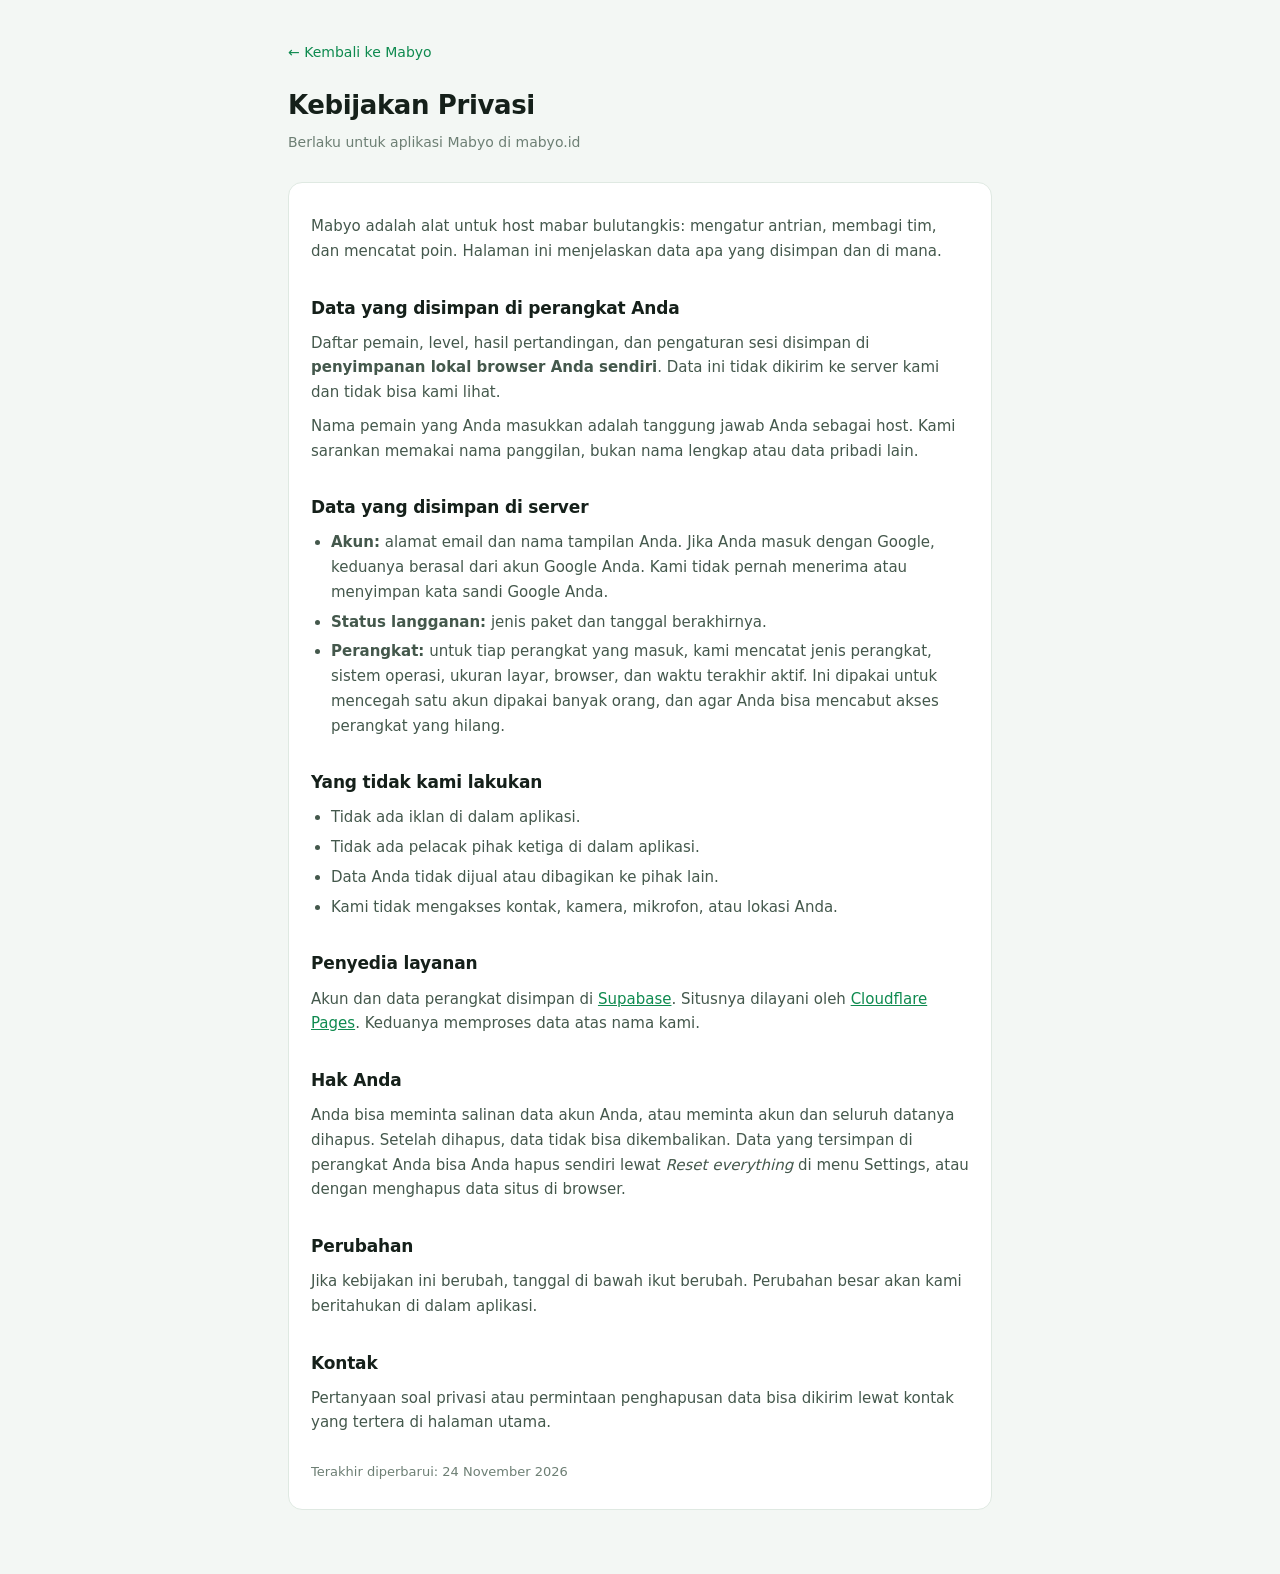
<file: privacy.html>
<!doctype html>
<html lang="id">
<head>
<meta charset="utf-8">
<meta name="viewport" content="width=device-width,initial-scale=1,viewport-fit=cover">
<title>Kebijakan Privasi — Mabyo</title>
<!--
  Required by Google's OAuth consent screen, which will not let an app out
  of testing mode without a privacy policy URL. Written to describe what the
  app ACTUALLY does, not what a template says: the roster lives in the
  browser, the server holds only the account and its devices, and there is
  no advertising or analytics in the app at all. If that stops being true,
  this page changes first.
-->
<style>
:root{
  --bg:#f3f7f4; --panel:#fff; --ink:#15201a; --ink2:#44584c; --dim:#6d7f74;
  --line:#dfe9e2; --court:#0E8A4F;
  color-scheme:light;
}
@media (prefers-color-scheme:dark){ :root:not([data-theme="light"]){
  --bg:#11160f; --panel:#19211a; --ink:#e6ede7; --ink2:#c3d2c8; --dim:#93a295;
  --line:#2b362c; --court:#49c184; color-scheme:dark; } }
:root[data-theme="dark"]{
  --bg:#11160f; --panel:#19211a; --ink:#e6ede7; --ink2:#c3d2c8; --dim:#93a295;
  --line:#2b362c; --court:#49c184; color-scheme:dark; }
*{box-sizing:border-box}
body{margin:0;background:var(--bg);color:var(--ink);
  font:15px/1.65 ui-sans-serif,system-ui,-apple-system,"Segoe UI",sans-serif}
.wrap{max-width:46rem;margin:0 auto;padding-block:40px 64px;
  padding-left:max(16px,env(safe-area-inset-left,0px));
  padding-right:max(16px,env(safe-area-inset-right,0px))}
h1{font-size:26px;margin:0 0 4px;letter-spacing:-.015em}
h2{font-size:17px;margin:30px 0 8px;letter-spacing:-.01em}
.sub{color:var(--dim);font-size:14px;margin:0 0 28px}
.card{background:var(--panel);border:1px solid var(--line);border-radius:14px;
  padding:22px 22px 26px}
p{margin:9px 0;color:var(--ink2)}
ul{margin:9px 0;padding-left:20px;color:var(--ink2)}
li{margin:5px 0}
a{color:var(--court)}
.back{display:inline-block;margin-bottom:20px;font-size:14px;color:var(--court);
  text-decoration:none}
footer{margin-top:26px;font-size:13px;color:var(--dim)}
</style>
</head>
<body>
<div class="wrap">
  <a class="back" href="./">&larr; Kembali ke Mabyo</a>
  <h1>Kebijakan Privasi</h1>
  <p class="sub">Berlaku untuk aplikasi Mabyo di mabyo.id</p>

  <div class="card">
    <p>Mabyo adalah alat untuk host mabar bulutangkis: mengatur antrian,
       membagi tim, dan mencatat poin. Halaman ini menjelaskan data apa yang
       disimpan dan di mana.</p>

    <h2>Data yang disimpan di perangkat Anda</h2>
    <p>Daftar pemain, level, hasil pertandingan, dan pengaturan sesi disimpan
       di <strong>penyimpanan lokal browser Anda sendiri</strong>. Data ini
       tidak dikirim ke server kami dan tidak bisa kami lihat.</p>
    <p>Nama pemain yang Anda masukkan adalah tanggung jawab Anda sebagai host.
       Kami sarankan memakai nama panggilan, bukan nama lengkap atau data
       pribadi lain.</p>

    <h2>Data yang disimpan di server</h2>
    <ul>
      <li><strong>Akun:</strong> alamat email dan nama tampilan Anda. Jika
          Anda masuk dengan Google, keduanya berasal dari akun Google Anda.
          Kami tidak pernah menerima atau menyimpan kata sandi Google Anda.</li>
      <li><strong>Status langganan:</strong> jenis paket dan tanggal
          berakhirnya.</li>
      <li><strong>Perangkat:</strong> untuk tiap perangkat yang masuk, kami
          mencatat jenis perangkat, sistem operasi, ukuran layar, browser,
          dan waktu terakhir aktif. Ini dipakai untuk mencegah satu akun
          dipakai banyak orang, dan agar Anda bisa mencabut akses perangkat
          yang hilang.</li>
    </ul>

    <h2>Yang tidak kami lakukan</h2>
    <ul>
      <li>Tidak ada iklan di dalam aplikasi.</li>
      <li>Tidak ada pelacak pihak ketiga di dalam aplikasi.</li>
      <li>Data Anda tidak dijual atau dibagikan ke pihak lain.</li>
      <li>Kami tidak mengakses kontak, kamera, mikrofon, atau lokasi Anda.</li>
    </ul>

    <h2>Penyedia layanan</h2>
    <p>Akun dan data perangkat disimpan di <a href="https://supabase.com/privacy"
       target="_blank" rel="noopener">Supabase</a>. Situsnya dilayani oleh
       <a href="https://www.cloudflare.com/privacypolicy/" target="_blank"
       rel="noopener">Cloudflare Pages</a>. Keduanya memproses data atas nama
       kami.</p>

    <h2>Hak Anda</h2>
    <p>Anda bisa meminta salinan data akun Anda, atau meminta akun dan seluruh
       datanya dihapus. Setelah dihapus, data tidak bisa dikembalikan. Data
       yang tersimpan di perangkat Anda bisa Anda hapus sendiri lewat
       <em>Reset everything</em> di menu Settings, atau dengan menghapus data
       situs di browser.</p>

    <h2>Perubahan</h2>
    <p>Jika kebijakan ini berubah, tanggal di bawah ikut berubah. Perubahan
       besar akan kami beritahukan di dalam aplikasi.</p>

    <h2>Kontak</h2>
    <p>Pertanyaan soal privasi atau permintaan penghapusan data bisa dikirim
       lewat kontak yang tertera di halaman utama.</p>

    <footer>Terakhir diperbarui: 24 November 2026</footer>
  </div>
</div>
</body>
</html>
</file>
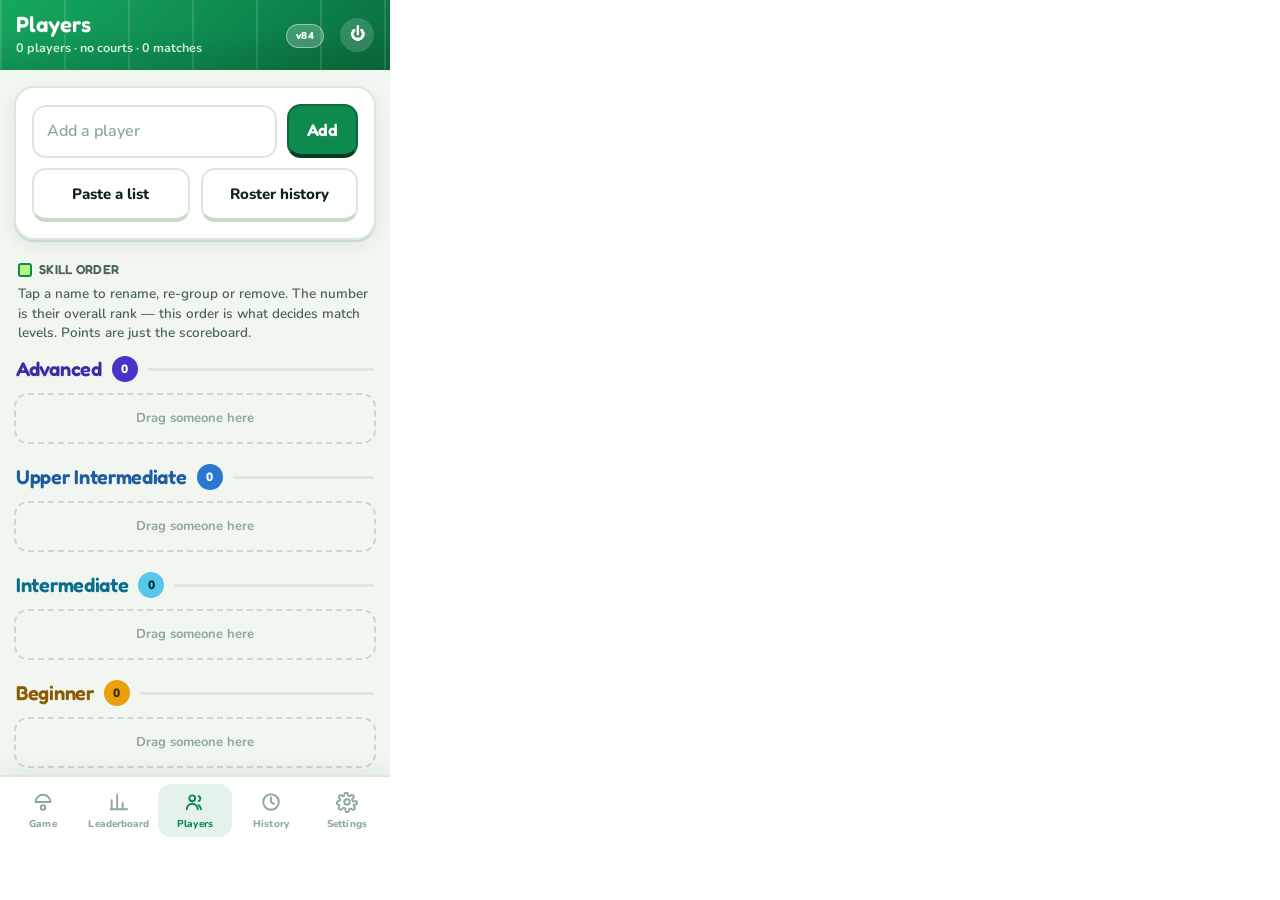
<file: dev/guide-shot.html>
<!doctype html>
<meta charset="utf-8">
<title>Guide shot</title>
<!--
  One guide screenshot, chosen by ?scene=NAME.

  The app is loaded in a same-origin iframe rather than copied, so a shot
  can never drift from what shipped: it IS the shipped file. The harness
  reaches in, seeds a roster, drives the app to the screen we want, and
  then reports ready. Headless Chrome waits for that flag before capturing.

  WHY EVERYTHING GOES THROUGH w.eval()

  The app declares its state with `let S=defState(), tab='game', ...` at
  the top level of its script. A top-level `let` lives in the global
  LEXICAL environment, which is not the window object -- so `w.S = ...`
  from out here quietly creates a second, unrelated `window.S` and the app
  never sees it. The first batch of shots looked seeded in a browser that
  happened to have a saved session in localStorage, and came out identical
  in a clean headless profile, because nothing had been seeded at all.

  Code passed to w.eval() runs in the iframe's global scope, where `S` and
  `tab` resolve to the real bindings. So the whole scene script is built as
  a string and evaluated there.

  Names are real-looking Indonesian names, not "Player 1". A guide whose
  screenshots are obviously fake teaches the reader that the guide is fake.
-->
<style>
  html,body{margin:0;padding:0;background:#fff}
  iframe{display:block;width:390px;height:844px;border:0}
</style>
<iframe id="f" src="/index.html"></iframe>
<script>
const SCENE = new URLSearchParams(location.search).get('scene') || 'game';
const NAMES = [
  ['Budi Santoso','adv'],   ['Andi Wijaya','adv'],    ['Rizky Pratama','adv'],
  ['Dewi Lestari','upp'],   ['Agus Setiawan','upp'],  ['Siti Rahayu','upp'],
  ['Eko Nugroho','upp'],    ['Putri Maharani','upp'],
  ['Hendra Gunawan','int'], ['Rina Kusuma','int'],    ['Joko Susilo','int'],
  ['Maya Sari','int'],      ['Bambang Hartono','int'],['Lina Permata','int'],
  ['Dimas Aditya','int'],   ['Fitri Handayani','int'],['Yusuf Ramadhan','int'],
  ['Nisa Amelia','int'],    ['Taufik Hidayat','int'], ['Sari Wulandari','int'],
  ['Arif Rahman','beg'],    ['Mega Puspita','beg'],   ['Danu Prasetyo','beg'],
  ['Indah Permatasari','beg'],['Galih Saputra','beg'],['Ayu Kartika','beg'],
  ['Reza Fahlevi','nwb'],   ['Nadia Safira','nwb'],   ['Bayu Firmansyah','nwb'],
  ['Citra Dewanti','nwb']
];

/* Every scene as source text, evaluated inside the app. seed() and play()
   are defined in the same eval so they share the app's bindings. */
const SCENES = {
  empty:    "seed(0,{notStarted:true}); go('game');",
  paste:    "seed(0,{notStarted:true}); go('players'); pasteDialog();",
  players:  "seed(30); go('players');",
  away:     "seed(30); S.players[4].away=true; S.players[9].away=true; go('players');",
  roster:   "seed(30); go('players'); rosterDialog();",
  game:     "seed(24); go('game');",
  result:   "seed(24); go('game'); beginResult(0);",
  points:   "seed(24,{scoring:'points'}); go('game'); beginResult(0);",
  swap:     "seed(24); go('game'); tapRolling(S.courts[0].a[0]);",
  waiting:  "seed(24); go('game'); tapRolling(S.courts[0].a[0]); queueDialog();",
  board:    "seed(24); play(12); go('board');",
  history:  "seed(24); play(12); go('history');",
  settings: "seed(24); go('settings');"
};

const PRELUDE = `
  var __N = ${JSON.stringify(NAMES)};
  function seed(n, opts){
    opts = opts || {};
    S = defState();
    Object.assign(S.settings, {
      courts: opts.courts || 3, pairing:'level',
      scoring: opts.scoring || 'wins', mode:'firstto', total:21 });
    S.players = []; S.roster = [];
    __N.slice(0, n).forEach(function(p, i){
      S.players.push({ id:'p'+i, name:p[0], tier:p[1], away:false, qg:0, lastPlayed:0 });
      S.roster.push({ name:p[0], tier:p[1] });
    });
    sortByTier();
    S.started = !opts.notStarted;
    S.courts = []; S.matches = []; S.recentQuads = {};
    savedPanel = {}; sel = null;
    if(S.started) fillCourts();
  }
  function play(rounds){
    for(var k = 0; k < rounds; k++){
      var i = S.courts.findIndex(function(c){ return c });
      if(i < 0) break;
      S.courts[i].winner = (k % 2) ? 'b' : 'a';
      finishMatch(i);
    }
  }
  try{ closeModal(); }catch(e){}
`;

function ready(){ document.title = 'READY'; document.documentElement.dataset.ready = '1'; }

document.getElementById('f').addEventListener('load', () => {
  const w = document.getElementById('f').contentWindow;
  const d = w.document;

  const open = () => {
    /* setGate() does two things -- the html class AND gate.hidden -- and
       doing only one leaves the sign-in card painted over a perfectly
       working app. The app also re-gates itself when its access check
       finds no session, so this is held open until the capture. It hides
       the sign-in panel of a localhost build; it is not a way into data. */
    d.documentElement.classList.remove('gated');
    const g = d.querySelector('#gate'); if(g) g.hidden = true;
    const a = d.querySelector('#acctBtn'); if(a) a.hidden = false;
  };
  const hold = setInterval(open, 100);
  open();

  setTimeout(() => {
    try{
      w.eval(PRELUDE + (SCENES[SCENE] || SCENES.game));
    }catch(e){
      document.title = 'ERROR: ' + e.message;
      d.body.innerHTML = '<pre style="padding:16px;font:12px monospace;color:#b00">'
        + 'scene ' + SCENE + '\n' + e.message + '</pre>';
      return;
    }
    open();
    /* The build chip goes amber and says DEV on anything that is not the
       live host, which is correct for testing and wrong for a guide: the
       reader is being shown the real app. Put it back to how it ships. */
    try{
      const r = d.querySelector('#hRight');
      if(r) r.innerHTML = '<span class="tag ver">' + w.eval('BUILD') + '</span>';
    }catch(_){}
    setTimeout(ready, 700);
  }, 1400);

  setTimeout(() => clearInterval(hold), 9000);
});
</script>
</file>
